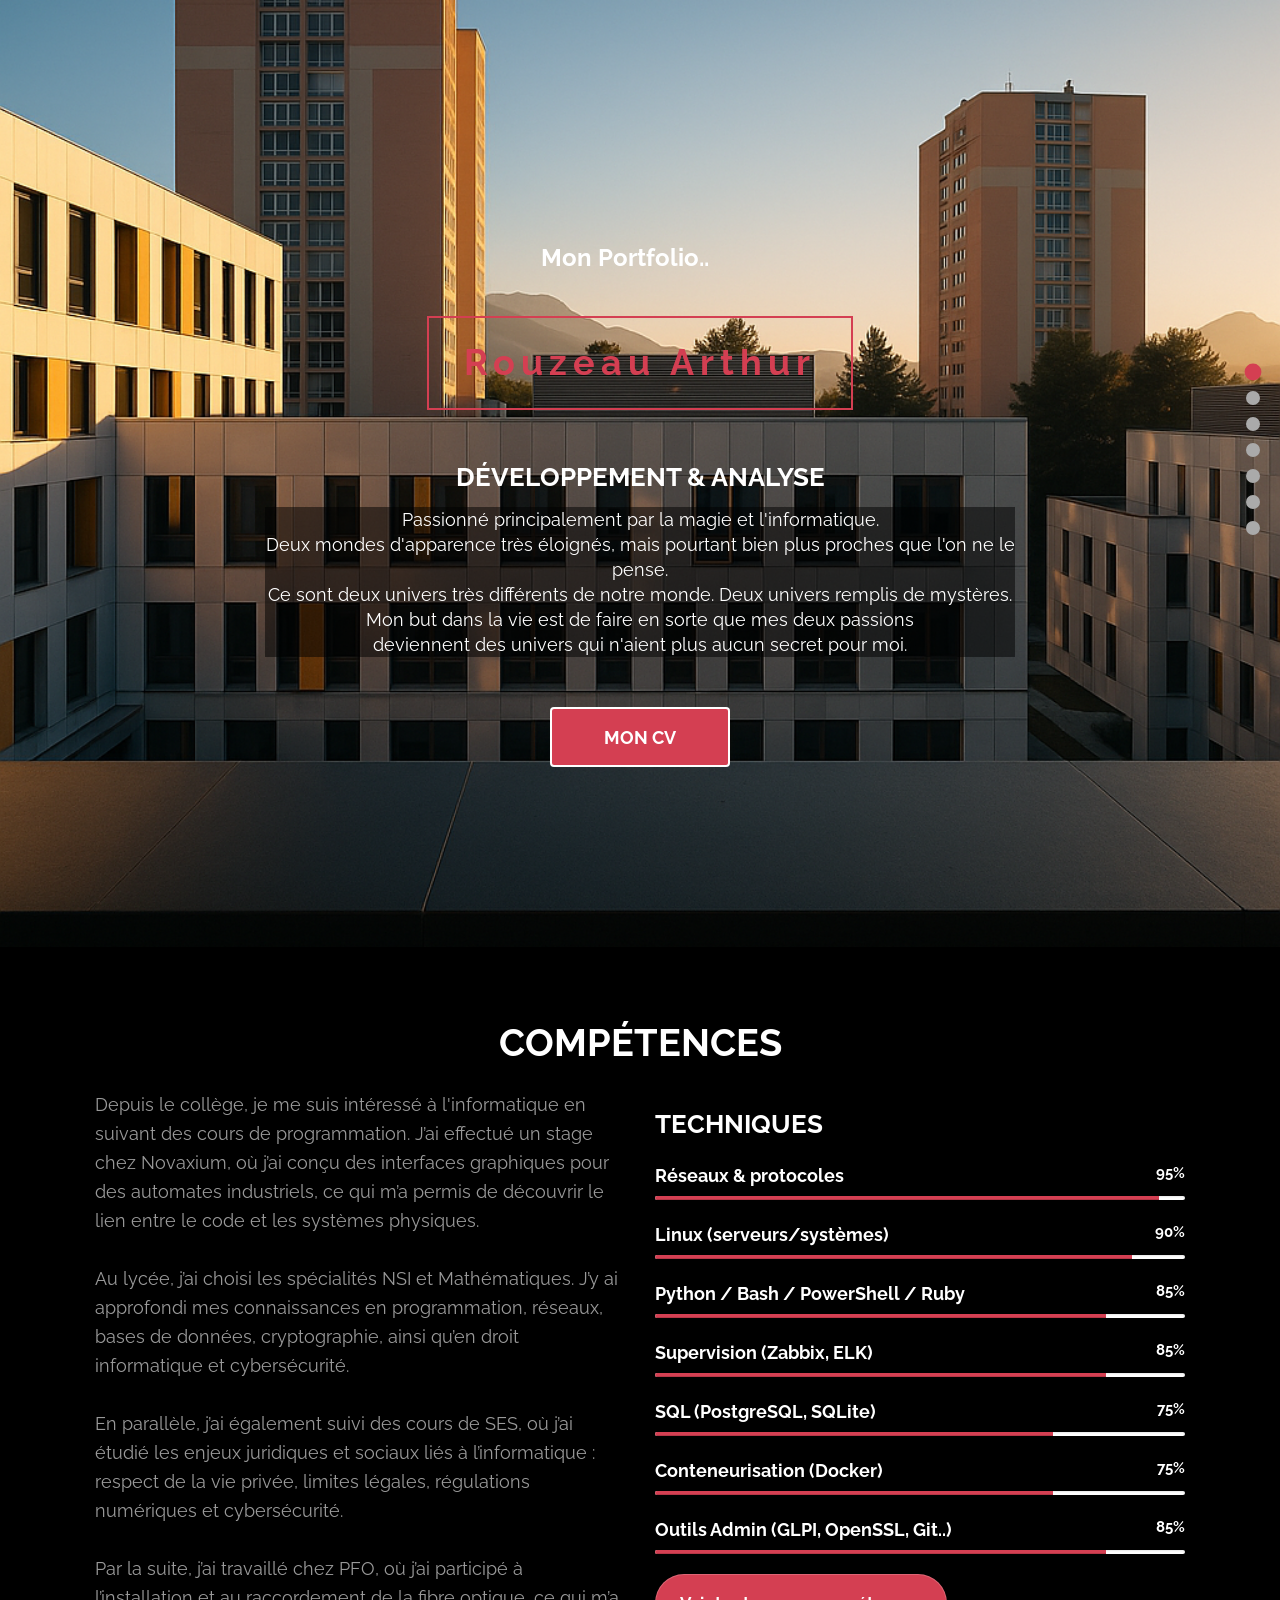
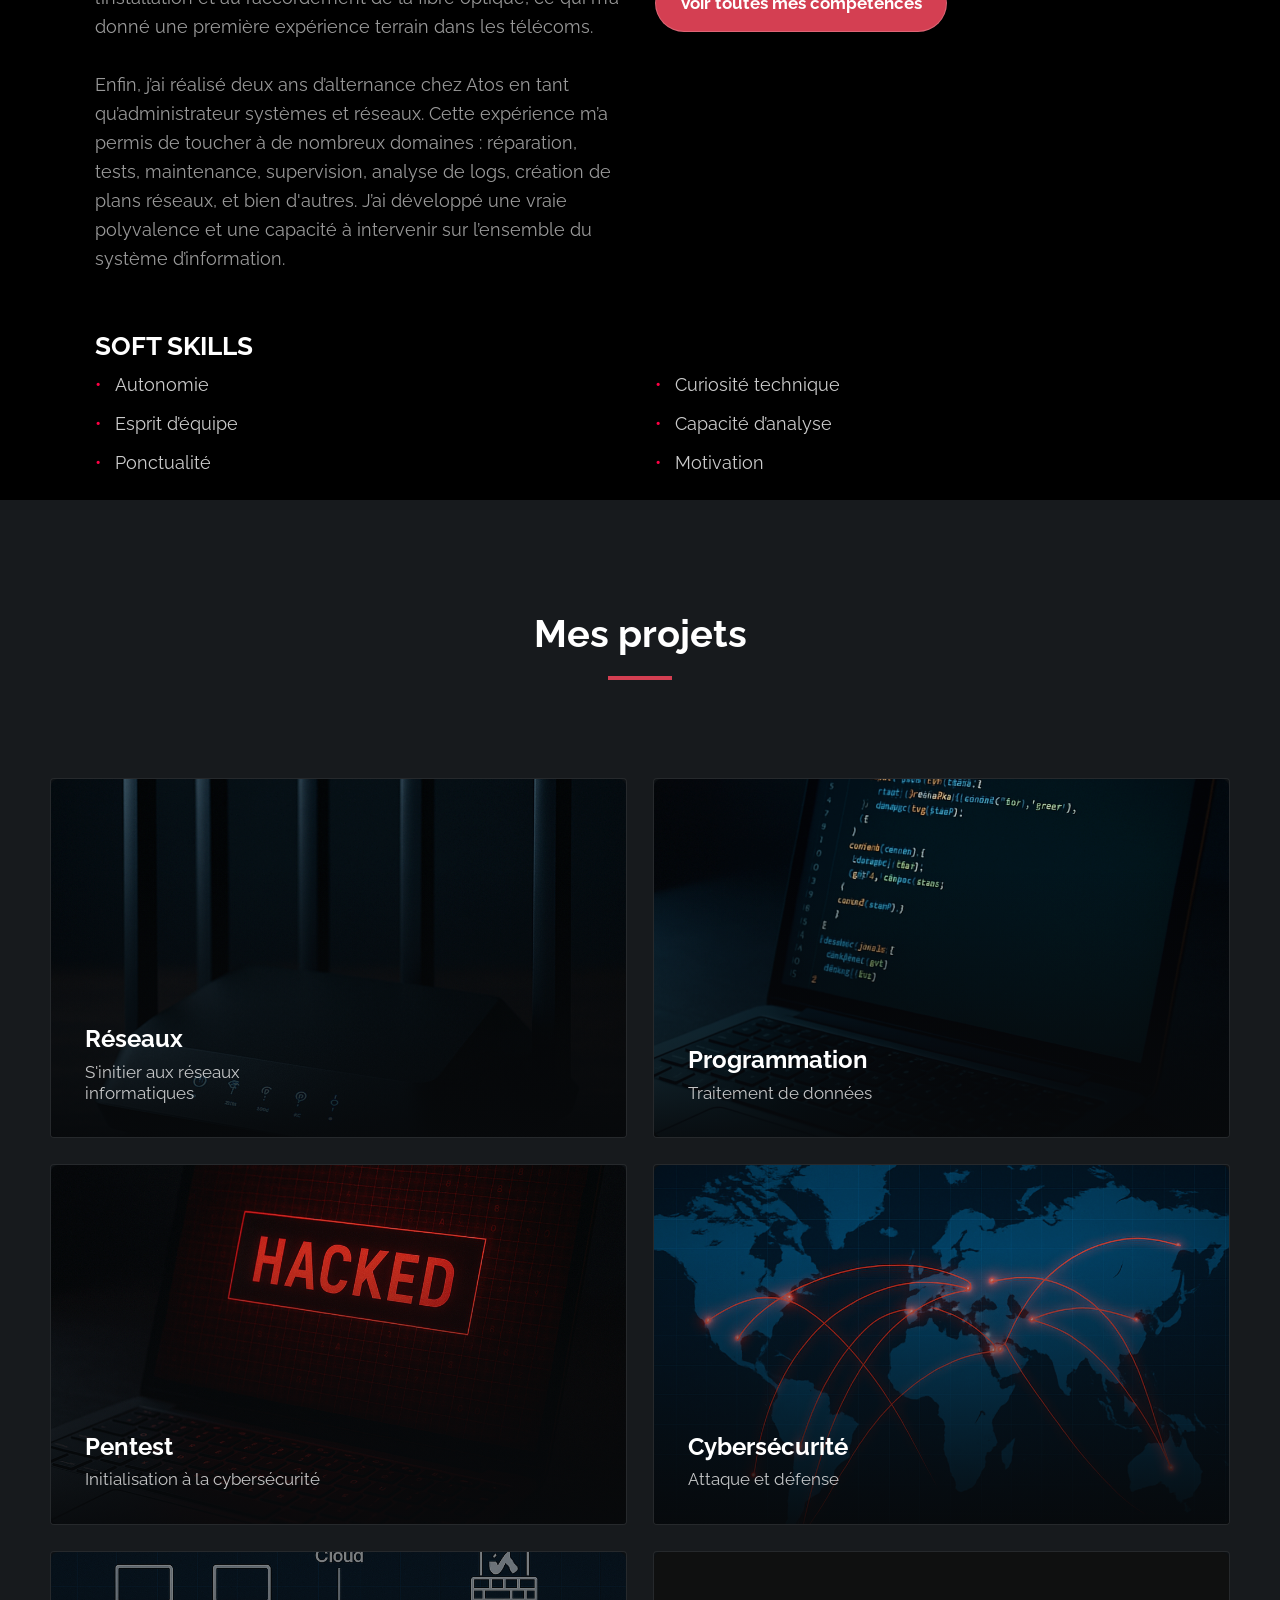
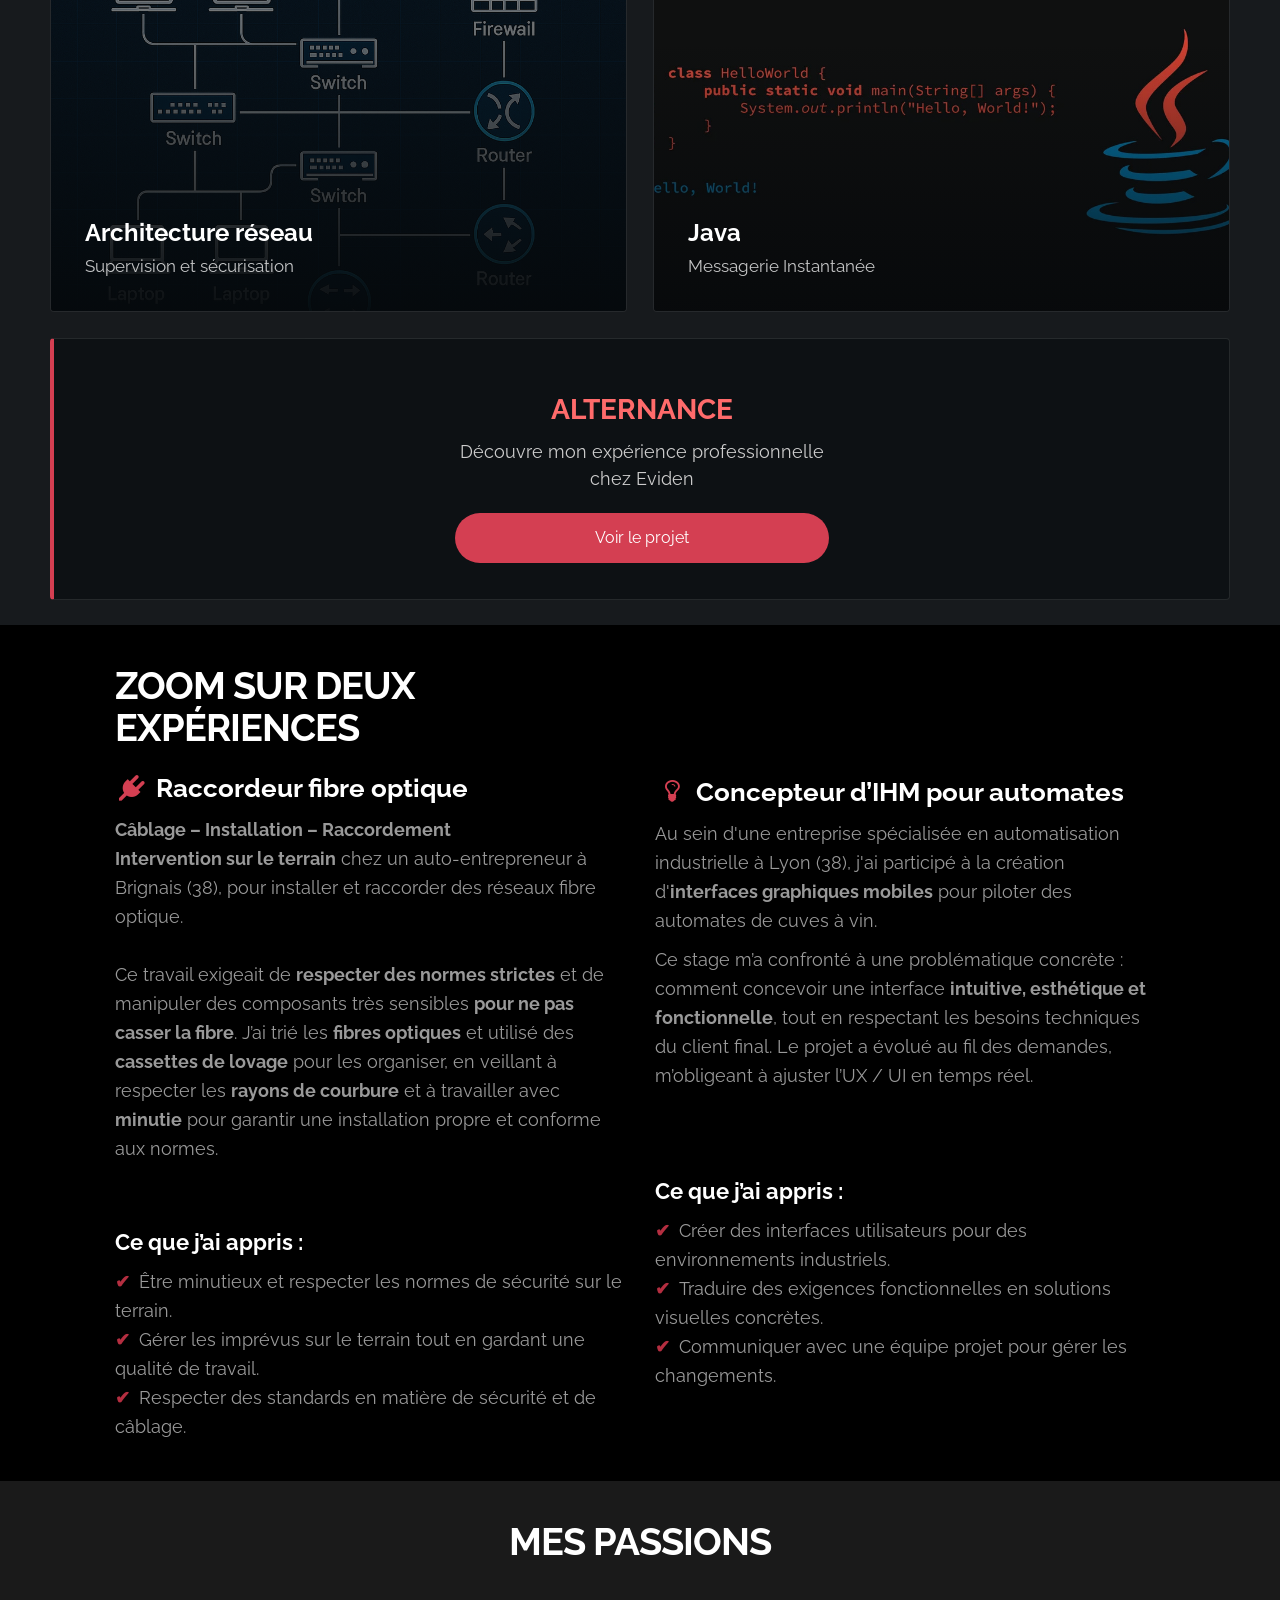
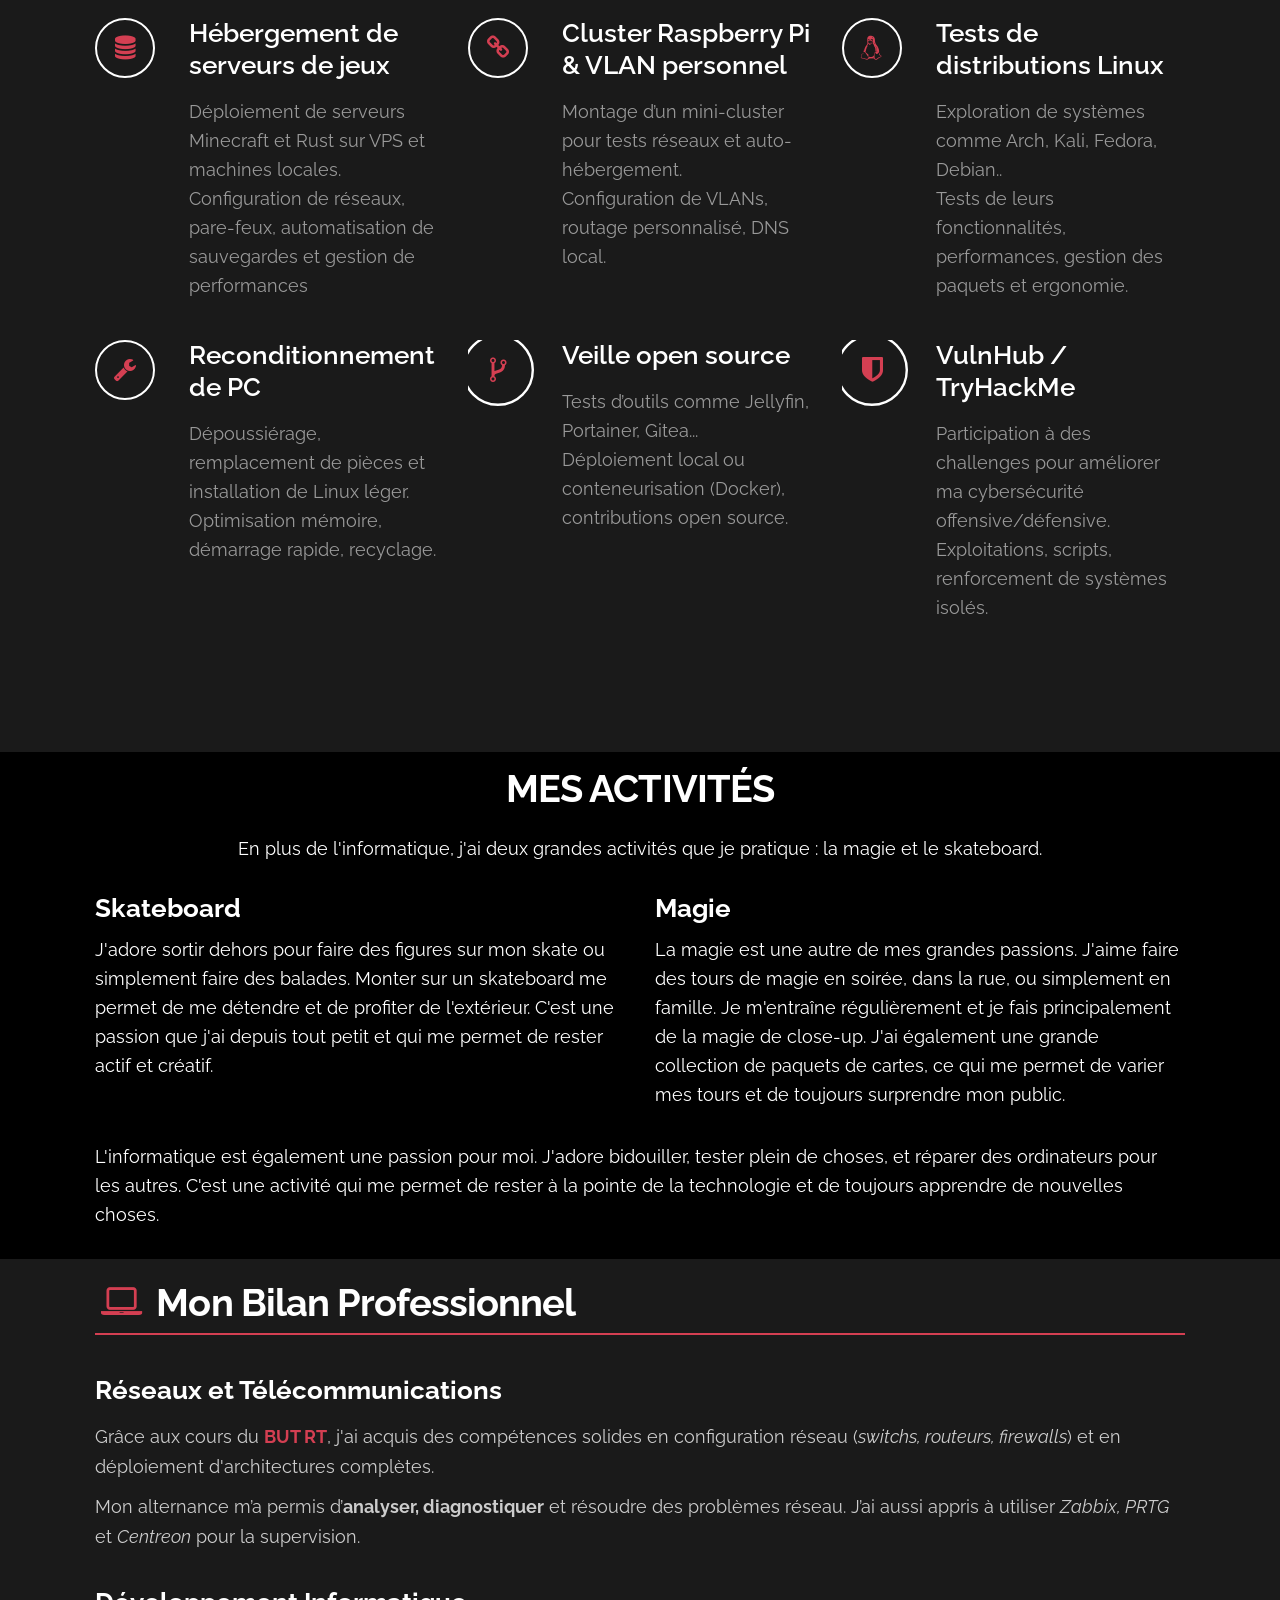
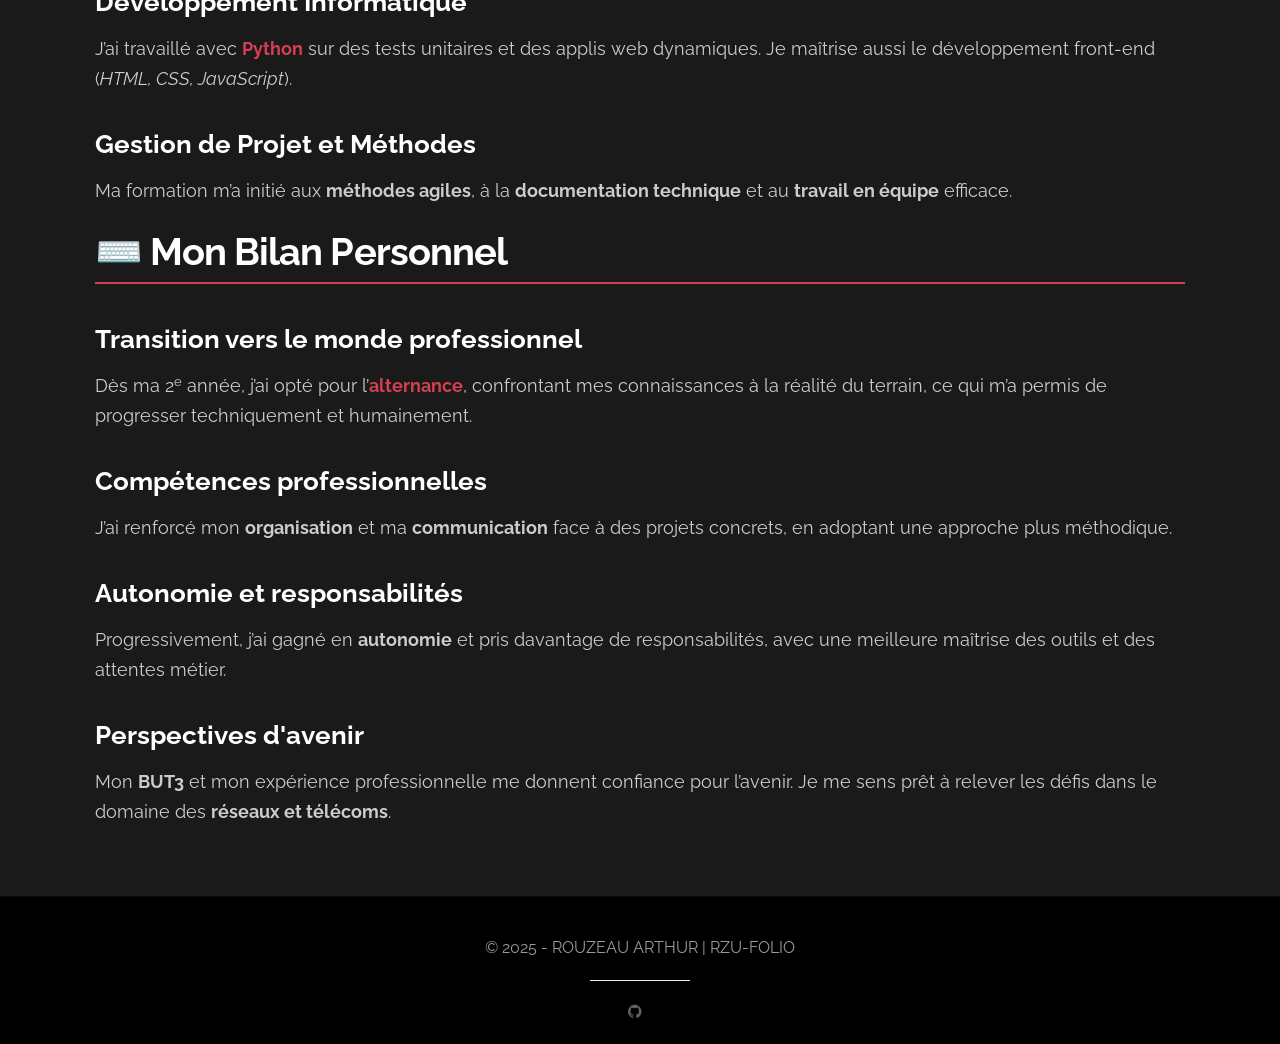
<file: index.html>
<!DOCTYPE html>
<!-- University project website — original structure preserved and progressively maintained. -->
<html lang="fr">
<head>
    <meta charset="utf-8">
    <title>Rouzeau Arthur | RZU Folio</title>
    <meta name="keywords" content="">
    <meta name="description" content="Portfolio d'Arthur Rouzeau : projets en réseaux, systèmes, cybersécurité, développement et administration informatique.">
    <meta name="author" content="rzu">
    <meta http-equiv="X-UA-Compatible" content="IE=Edge">
    <meta http-equiv="Content-Type" content="text/html; charset=UTF-8" />
    <meta name="viewport" content="width=device-width, initial-scale=1">
    <meta name="robots" content="index, follow">
    <meta name="theme-color" content="#000000">
    <link rel="icon" href="assets/images/favicon.svg" type="image/svg+xml">
    <link rel="canonical" href="https://rzu-it.github.io/rouzeau-portfolio.fr/">
    <meta property="og:locale" content="fr_FR">
    <meta property="og:type" content="website">
    <meta property="og:site_name" content="RZU Folio">
    <meta property="og:title" content="Rouzeau Arthur | RZU Folio">
    <meta property="og:description" content="Projets en réseaux, systèmes, cybersécurité, développement et administration informatique.">
    <meta property="og:url" content="https://rzu-it.github.io/rouzeau-portfolio.fr/">
    <meta property="og:image" content="https://rzu-it.github.io/rouzeau-portfolio.fr/assets/images/home-bg.png">
    <meta property="og:image:alt" content="Portfolio informatique d'Arthur Rouzeau">
    <meta name="twitter:card" content="summary_large_image">
    <meta name="twitter:title" content="Rouzeau Arthur | RZU Folio">
    <meta name="twitter:description" content="Projets en réseaux, systèmes, cybersécurité, développement et administration informatique.">
    <meta name="twitter:image" content="https://rzu-it.github.io/rouzeau-portfolio.fr/assets/images/home-bg.png">
    <script>
        if (location.hash || (performance.getEntriesByType('navigation')[0] || {}).type === 'back_forward') {
            document.documentElement.classList.add('restoring-scroll');
        }
    </script>

    <link rel="stylesheet" href="assets/styles/root.css?v=6">

    <link rel="stylesheet" href="assets/styles/bootstrap.min.css">

    <link rel="stylesheet" href="assets/styles/font-awesome.min.css?v=4.3.1">

    <link href="https://fonts.googleapis.com/css?family=Raleway:400,300,700,800" rel="stylesheet">
    <link rel="stylesheet" href="assets/styles/style.css">
    <link rel="stylesheet" href="assets/styles/responsive.css?v=5">

    <link rel="stylesheet" href="assets/styles/index.css?v=2">
    <link rel="stylesheet" href="assets/styles/portfolio-refresh.css?v=6">
    <link rel="stylesheet" href="assets/styles/home-responsive.css?v=10">
    <link rel="stylesheet" href="assets/styles/font-size-home.css?v=4">
    <link rel="stylesheet" href="assets/styles/font-size-menu.css?v=2">
</head>
<body>

    <div class="nav-indicators">
        <a href="#home" class="nav-link" title="Accueil"></a>
        <a href="#about" class="nav-link" title="Compétences"></a>
        <a href="#portfolio" class="nav-link" title="Projets"></a>
        <a href="#zoom" class="nav-link" title="Expériences"></a>
        <a href="#work" class="nav-link" title="Passions"></a>
        <a href="#passions" class="nav-link" title="Activité"></a>
        <a href="#bilan" class="nav-link" title="Passions"></a>
    </div>

    <div id="fullpage">

        <div id="home" class="section">
            <div class="container">
                <div class="row">
                    <div class="col-md-2"></div>
                    <div class="col-md-8 wow fadeIn" data-wow-delay="0.9s">
                        <h3 class="portfolio-typewriter" data-text="Mon Portfolio..">Mon Portfolio..</h3>
                        <h1>Rouzeau Arthur</h1>

                        <h3 class="rotate">RÉSEAUX & SYSTÈMES, DÉVELOPPEMENT & ANALYSE, CYBERSÉCURITÉ & RECHERCHE, SKATEBOARD & MAGIE</h3>
                        <h3 class="static-tt">RÉSEAUX & SYSTÈMES, DÉVELOPPEMENT & ANALYSE, CYBERSÉCURITÉ & RECHERCHE, SKATEBOARD & MAGIE</h3>

                        <button class="hero-intro-toggle" type="button" aria-expanded="false" aria-controls="hero-intro-text">
                            <span>Découvrir mon profil</span>
                            <span class="hero-intro-toggle-icon" aria-hidden="true"></span>
                        </button>
                        <p id="hero-intro-text" class="hero-intro-text">Passionné principalement par la magie et l'informatique.
                        <br>Deux mondes d'apparence très éloignés, mais pourtant bien plus proches que l'on ne le pense.
                        <br>Ce sont deux univers très différents de notre monde. Deux univers remplis de mystères.
                        <br>Mon but dans la vie est de faire en sorte que mes deux passions
                        <br>deviennent des univers qui n'aient plus aucun secret pour moi.</p>
                        <a href="cv.html" class="btn btn-default smoothScroll wow fadeInUp"  style="background-color: #D43F52;" data-wow-delay="1s">MON CV</a>
                    </div>
                    <div class="col-md-2"></div>
                </div>
            </div>
        </div>

        <div id="about" class="section">
            <div class="container">
                <div class="row">
                    <div class="col-md-12 text-center">
                        <h2>COMPÉTENCES</h2>
                    </div>
                </div>
                <div class="row reverse-on-mobile">
                    <div class="col-md-6 block-presentation">
                        <p>Depuis le collège, je me suis intéressé à l'informatique en suivant des cours de programmation. J’ai effectué un stage chez Novaxium, où j’ai conçu des interfaces graphiques pour des automates industriels, ce qui m’a permis de découvrir le lien entre le code et les systèmes physiques.<br><br>
                            Au lycée, j’ai choisi les spécialités NSI et Mathématiques. J’y ai approfondi mes connaissances en programmation, réseaux, bases de données, cryptographie, ainsi qu’en droit informatique et cybersécurité.<br><br>
                            En parallèle, j’ai également suivi des cours de SES, où j’ai étudié les enjeux juridiques et sociaux liés à l’informatique : respect de la vie privée, limites légales, régulations numériques et cybersécurité.<br><br>
                            Par la suite, j’ai travaillé chez PFO, où j’ai participé à l’installation et au raccordement de la fibre optique, ce qui m’a donné une première expérience terrain dans les télécoms.<br><br>
                            Enfin, j’ai réalisé deux ans d’alternance chez Atos en tant qu’administrateur systèmes et réseaux. Cette expérience m’a permis de toucher à de nombreux domaines : réparation, tests, maintenance, supervision, analyse de logs, création de plans réseaux, et bien d'autres. J’ai développé une vraie polyvalence et une capacité à intervenir sur l’ensemble du système d’information.<br><br>
                        </p>
                    </div>
                    <div class="col-md-6 block-techniques">
                        <h3 class="techniques-title fade-in-up">TECHNIQUES</h3>
                        <span>Réseaux & protocoles <small>95%</small></span>
                        <div class="progress">
                            <div class="progress-bar progress-bar-danger" style="width: 95%;"></div>
                        </div>
                        <span>Linux (serveurs/systèmes) <small>90%</small></span>
                        <div class="progress">
                            <div class="progress-bar progress-bar-danger" style="width: 90%;"></div>
                        </div>
                        <span>Python / Bash / PowerShell / Ruby <small>85%</small></span>
                        <div class="progress">
                            <div class="progress-bar progress-bar-danger" style="width: 85%;"></div>
                        </div>
                        <span>Supervision (Zabbix, ELK) <small>85%</small></span>
                        <div class="progress">
                            <div class="progress-bar progress-bar-danger" style="width: 85%;"></div>
                        </div>
                        <span>SQL (PostgreSQL, SQLite) <small>75%</small></span>
                        <div class="progress">
                            <div class="progress-bar progress-bar-danger" role="progressbar" aria-valuenow="60" aria-valuemin="0" aria-valuemax="100" style="width: 75%;"></div>
                        </div>
                        <span>Conteneurisation (Docker) <small>75%</small></span>
                        <div class="progress">
                            <div class="progress-bar progress-bar-danger" role="progressbar" aria-valuenow="60" aria-valuemin="0" aria-valuemax="100" style="width: 75%;"></div>
                        </div>
                        <span>Outils Admin (GLPI, OpenSSL, Git..) <small>85%</small></span>
                        <div class="progress">
                            <div class="progress-bar progress-bar-danger" role="progressbar" aria-valuenow="60" aria-valuemin="0" aria-valuemax="100" style="width: 85%;"></div>
                        </div>
                        <p style="margin-top: 20px;">
                            <a href="cv.html" class="skills-link">
                                Voir toutes mes compétences
                            </a>
                        </p>
                    </div>
                    <br/><br/>
                    <div class="col-md-12 soft-skills my-soft-skill">
                        <h3 class="soft-skills-title fade-in-up">SOFT SKILLS</h3>
                        <ul>
                            <li>Autonomie</li>
                            <li>Curiosité technique</li>
                            <li>Esprit d’équipe</li>
                            <li>Capacité d’analyse</li>
                            <li>Ponctualité</li>
                            <li>Motivation</li>
                        </ul>
                    </div>
                </div>
            </div>
            <br/>
        </div>

        <div id="portfolio" class="section">
            <div class="container">
                <div class="row">
                    <h2>Mes projets</h2>
                </div>
                <div class="row">
                    <div class="col-md-6 col-xs-12">
                        <a id="card-proj-net" href="proj_net.html">
                            <div class="portfolio-thumb">
                                <img src="assets/images/router.png" class="img-responsive" alt="portfolio img">
                                <div class="portfolio-overlay">
                                    <h4>Réseaux</h4>
                                    <h5>S'initier aux réseaux informatiques</h5>
                                </div>
                            </div>
                        </a>
                    </div>
                    <div class="col-md-6 col-xs-12">
                        <a id="card-proj-prog" href="proj_prog.html">
                            <div class="portfolio-thumb">
                                <img src="assets/images/prog.png" class="img-responsive" alt="portfolio img">
                                <div class="portfolio-overlay">
                                    <h4>Programmation</h4>
                                    <h5>Traitement de données</h5>
                                </div>
                            </div>
                        </a>
                    </div>
                </div>
                <div class="row">
                    <div class="col-md-6 col-xs-12">
                        <a id="card-proj-init" href="proj_init.html">
                            <div class="portfolio-thumb">
                                <img src="assets/images/hacked.png" class="img-responsive" alt="portfolio img">
                                <div class="portfolio-overlay">
                                    <h4>Pentest</h4>
                                    <h5>Initialisation à la cybersécurité</h5>
                                </div>
                            </div>
                        </a>
                    </div>
                    <div class="col-md-6 col-xs-12">
                        <a id="card-proj-cyber" href="proj_cyber.html">
                            <div class="portfolio-thumb">
                                <img src="assets/images/world.png" class="img-responsive" alt="portfolio img">
                                <div class="portfolio-overlay">
                                    <h4>Cybersécurité</h4>
                                    <h5>Attaque et défense</h5>
                                </div>
                            </div>
                        </a>
                    </div>
                </div>
                <div class="row">
                    <div class="col-md-6 col-xs-12">
                        <a id="card-proj-arch" href="proj_arch.html">
                            <div class="portfolio-thumb">
                                <img src="assets/images/arch.png" class="img-responsive" alt="portfolio img">
                                <div class="portfolio-overlay">
                                    <h4>Architecture réseau</h4>
                                    <h5>Supervision et sécurisation</h5>
                                </div>
                            </div>
                        </a>
                    </div>
                    <div class="col-md-6 col-xs-12">
                        <a id="card-proj-java" href="proj_java.html">
                            <div class="portfolio-thumb">
                                <img src="assets/images/java.png" class="img-responsive" alt="portfolio img">
                                <div class="portfolio-overlay">
                                    <h4>Java</h4>
                                    <h5>Messagerie Instantanée</h5>
                                </div>
                            </div>
                        </a>
                    </div>

                </div>
                <div class="row">
                    <div class="col-md-12 col-xs-12">
                        <a id="card-proj-alt" href="proj_alt.html" style="text-decoration: none;">
                            <div class="portfolio-thumb portfolio-alt-card">
                                <h3>ALTERNANCE</h3>
                                <p>
                                    Découvre mon expérience professionnelle chez Eviden
                                </p>
                                <span class="alt-btn">Voir le projet</span>
                            </div>
                        </a>
                    </div>
                </div>
            </div>
        </div>

        <div id="zoom" class="section">
        <div class="container">
            <div class="row">

            <div class="col-md-6 col-xs-12 wow fadeInLeft" data-wow-delay="0.9s">
                <h2 style="margin-top: 0.1px;">ZOOM SUR DEUX EXPÉRIENCES</h2>
                <h3><i class="fa fa-plug heading-icon" aria-hidden="true"></i>Raccordeur fibre optique</h3>
                <p>
                <strong>Câblage – Installation – Raccordement</strong><br>
                <strong>Intervention sur le terrain</strong> chez un auto-entrepreneur à Brignais (38), pour installer et raccorder
                des réseaux fibre optique.<br><br>
                Ce travail exigeait de <strong>respecter des normes strictes</strong> et de manipuler des composants très sensibles
                <strong>pour ne pas casser la fibre</strong>. J’ai trié les <strong>fibres optiques</strong> et utilisé des
                <strong>cassettes de lovage</strong> pour les organiser, en veillant à respecter les <strong>rayons de courbure</strong>
                et à travailler avec <strong>minutie</strong> pour garantir une installation propre et conforme aux normes.
                </p>
                <br/>
                <br/>
                <h4>Ce que j’ai appris :</h4>
                <ul>
                <li>Être minutieux et respecter les normes de sécurité sur le terrain.</li>
                <li>Gérer les imprévus sur le terrain tout en gardant une qualité de travail.</li>
                <li>Respecter des standards en matière de sécurité et de câblage.</li>
                </ul>
            </div>
            <br/><br/><br/><br/>

            <div class="col-md-6 col-xs-12 wow fadeInRight" data-wow-delay="0.9s">
                <h3><i class="fa fa-lightbulb-o heading-icon" aria-hidden="true"></i>Concepteur d’IHM pour automates</h3>
                <p>
                Au sein d'une entreprise spécialisée en automatisation industrielle à Lyon (38), j'ai participé à la création
                d'<strong>interfaces graphiques mobiles</strong> pour piloter des automates de cuves à vin.
                </p>
                <p>
                Ce stage m’a confronté à une problématique concrète : comment concevoir une interface
                <strong>intuitive, esthétique et fonctionnelle</strong>, tout en respectant les besoins techniques du client final.
                Le projet a évolué au fil des demandes, m’obligeant à ajuster l’UX /
                UI en temps réel.
                </p>
                <br/>
                <br/><br/>
                <h4>Ce que j’ai appris :</h4>
                <ul>
                <li>Créer des interfaces utilisateurs pour des environnements industriels.</li>
                <li>Traduire des exigences fonctionnelles en solutions visuelles concrètes.</li>
                <li>Communiquer avec une équipe projet pour gérer les changements.</li>
                </ul>
            </div>
            </div>
        </div>
        </div>

        <div id="work" class="section" style="background: #1a1a1a;">
            <div class="container">
                <div class="row">
                    <h2>MES PASSIONS</h2>
                </div>

                <div class="row">
                    <div class="col-md-4 col-xs-11 wow fadeInUp" data-wow-delay="0.6s">
                        <div class="media">
                            <div class="media-object media-left">
                                <i class="fa fa-database"></i>
                            </div>
                            <div class="media-body">
                                <h3 class="media-heading">Hébergement de serveurs de jeux</h3>
                                <p>
                                    Déploiement de serveurs Minecraft et Rust sur VPS et machines locales.
                                    <br>Configuration de réseaux, pare-feux, automatisation de sauvegardes et gestion de performances
                                </p>
                            </div>
                        </div>
                    </div>

                    <div class="col-md-4 col-xs-11 wow fadeInUp" data-wow-delay="0.6s">
                        <div class="media">
                            <div class="media-object media-left">
                                <i class="fa fa-link"></i>
                            </div>
                            <div class="media-body">
                                <h3 class="media-heading">Cluster Raspberry Pi & VLAN personnel</h3>
                                <p>
                                    Montage d’un mini-cluster pour tests réseaux et auto-hébergement.
                                    <br>Configuration de VLANs, routage personnalisé, DNS local.
                                </p>
                            </div>
                        </div>
                    </div>

                    <div class="col-md-4 col-xs-11 wow fadeInUp" data-wow-delay="0.6s">
                        <div class="media">
                            <div class="media-object media-left">
                                <i class="fa fa-linux"></i>
                            </div>
                            <div class="media-body">
                                <h3 class="media-heading">Tests de distributions Linux</h3>
                                <p>
                                    Exploration de systèmes comme Arch, Kali, Fedora, Debian..
                                    <br>Tests de leurs fonctionnalités, performances, gestion des paquets et ergonomie.
                                </p>
                            </div>
                        </div>
                    </div>
                </div>
            </div>

            <div class="container">
                <div class="row">
                    <div class="col-md-4 col-xs-11 wow fadeInUp" data-wow-delay="0.6s">
                        <div class="media">
                            <div class="media-object media-left">
                                <i class="fa fa-wrench"></i>
                            </div>
                            <div class="media-body">
                                <h3 class="media-heading">Reconditionnement de PC</h3>
                                <p>
                                    Dépoussiérage, remplacement de pièces et installation de Linux léger.
                                    <br>Optimisation mémoire, démarrage rapide, recyclage.
                                </p>
                            </div>
                        </div>
                    </div>

                    <div class="col-md-4 col-xs-11 wow fadeInUp" data-wow-delay="0.6s">
                        <div class="media">
                            <div class="media-object media-left">
                                <i class="fa fa-code-fork"></i>
                            </div>
                            <div class="media-body">
                                <h3 class="media-heading">Veille open source</h3>
                                <p>
                                    Tests d’outils comme Jellyfin, Portainer, Gitea...
                                    <br>Déploiement local ou conteneurisation (Docker), contributions open source.
                                </p>
                            </div>
                        </div>
                    </div>

                    <div class="col-md-4 col-xs-11 wow fadeInUp" data-wow-delay="0.6s">
                        <div class="media">
                            <div class="media-object media-left">
                                <i class="fa fa-shield"></i>
                            </div>
                            <div class="media-body">
                                <h3 class="media-heading">VulnHub / TryHackMe</h3>
                                <p>
                                    Participation à des challenges pour améliorer ma cybersécurité offensive/défensive.
                                    <br>Exploitations, scripts, renforcement de systèmes isolés.
                                </p>
                            </div>
                        </div>
                    </div>
                </div>
            </div>
        </div>

        <div id="passions" class="section" style="color: white; padding: 20px;">
            <div class="container">
                <div class="row">
                    <div class="col-md-12 text-center">

                        <p style="font-size: xx-large;"><strong></strong></p>
                        <br/><br/>
                        <h2>MES ACTIVITÉS</h2>
                        <p>
                            En plus de l'informatique, j'ai deux grandes activités que je pratique : la magie et le skateboard.
                        </p>
                    </div>
                </div>
                <div class="row">
                    <div class="col-md-6">
                        <h3>Skateboard</h3>
                        <p>
                            J'adore sortir dehors pour faire des figures sur mon skate ou simplement faire des balades.
                            Monter sur un skateboard me permet de me détendre et de profiter de l'extérieur.
                            C'est une passion que j'ai depuis tout petit et qui me permet de rester actif et créatif.
                        </p>
                    </div>
                    <div class="col-md-6">
                        <h3>Magie</h3>
                        <p>
                            La magie est une autre de mes grandes passions. J'aime faire des tours de magie en soirée, dans la rue, ou simplement en famille.
                            Je m'entraîne régulièrement et je fais principalement de la magie de close-up.
                            J'ai également une grande collection de paquets de cartes, ce qui me permet de varier mes tours et de toujours surprendre mon public.
                        </p>
                    </div>
                </div>
                <div class="row">
                    <div class="col-md-12">
                        <br/>
                        <p>
                            L'informatique est également une passion pour moi. J'adore bidouiller, tester plein de choses, et réparer des ordinateurs pour les autres.
                            C'est une activité qui me permet de rester à la pointe de la technologie et de toujours apprendre de nouvelles choses.
                        </p>
                    </div>
                </div>
            </div>
        </div>

        <div id="bilan" class="section" style="background: #1a1a1a; padding: 60px 0;">
        <div class="container">
            <div class="row">
            <div class="col-md-12 wow fadeInUp" data-wow-delay="0.5s">
                <br/>
                <h2 style="color: #ffffff; border-bottom: 2px solid #D43F52; padding-bottom: 10px; margin-bottom: 40px;"><i class="fa fa-laptop heading-icon" aria-hidden="true"></i>Mon Bilan Professionnel</h2>

                <div style="margin-bottom: 35px;">
                <h3 style="color: #ffffff; margin-bottom: 15px;">Réseaux et Télécommunications</h3>
                <p style="line-height: 1.7; color: #ccc;">
                    Grâce aux cours du <strong style="color: #D43F52;">BUT RT</strong>, j'ai acquis des compétences solides en configuration réseau (<em>switchs, routeurs, firewalls</em>) et en déploiement d'architectures complètes.
                </p>
                <p style="line-height: 1.7; color: #ccc;">
                    Mon alternance m’a permis d’<strong>analyser, diagnostiquer</strong> et résoudre des problèmes réseau. J’ai aussi appris à utiliser <em>Zabbix, PRTG</em> et <em>Centreon</em> pour la supervision.
                </p>
                </div>

                <div style="margin-bottom: 35px;">
                <h3 style="color: #ffffff; margin-bottom: 15px;">Développement Informatique</h3>
                <p style="line-height: 1.7; color: #ccc;">
                    J’ai travaillé avec <strong style="color: #D43F52;">Python</strong> sur des tests unitaires et des applis web dynamiques. Je maîtrise aussi le développement front-end (<em>HTML, CSS, JavaScript</em>).
                </p>
                </div>

                <div style="margin-bottom: 35px;">
                <h3 style="color: #ffffff; margin-bottom: 15px;">Gestion de Projet et Méthodes</h3>
                <p style="line-height: 1.7; color: #ccc;">
                    Ma formation m’a initié aux <strong>méthodes agiles</strong>, à la <strong>documentation technique</strong> et au <strong>travail en équipe</strong> efficace.
                </p>
                </div>
            </div>
            </div>

            <div class="row" style="margin-top: 50px;">
            <div class="col-md-12 wow fadeInUp" data-wow-delay="0.7s">
                <h2 style="color: #ffffff; border-bottom: 2px solid #D43F52; padding-bottom: 10px; margin-bottom: 40px;">⌨️ Mon Bilan Personnel</h2>

                <div style="margin-bottom: 35px;">
                <h3 style="color: #ffffff; margin-bottom: 15px;">Transition vers le monde professionnel</h3>
                <p style="line-height: 1.7; color: #ccc;">
                    Dès ma 2<sup>e</sup> année, j’ai opté pour l’<strong style="color: #D43F52;">alternance</strong>, confrontant mes connaissances à la réalité du terrain, ce qui m’a permis de progresser techniquement et humainement.
                </p>
                </div>

                <div style="margin-bottom: 35px;">
                <h3 style="color: #ffffff; margin-bottom: 15px;">Compétences professionnelles</h3>
                <p style="line-height: 1.7; color: #ccc;">
                    J’ai renforcé mon <strong>organisation</strong> et ma <strong>communication</strong> face à des projets concrets, en adoptant une approche plus méthodique.
                </p>
                </div>

                <div style="margin-bottom: 35px;">
                <h3 style="color: #ffffff; margin-bottom: 15px;">Autonomie et responsabilités</h3>
                <p style="line-height: 1.7; color: #ccc;">
                    Progressivement, j’ai gagné en <strong>autonomie</strong> et pris davantage de responsabilités, avec une meilleure maîtrise des outils et des attentes métier.
                </p>
                </div>

                <div style="margin-bottom: 10px;">
                <h3 style="color: #ffffff; margin-bottom: 15px;">Perspectives d'avenir</h3>
                <p style="line-height: 1.7; color: #ccc;">
                    Mon <strong>BUT3</strong> et mon expérience professionnelle me donnent confiance pour l’avenir. Je me sens prêt à relever les défis dans le domaine des <strong>réseaux et télécoms</strong>.
                </p>
                </div>
            </div>
            </div>
        </div>
        </div>

        <footer>
            <div class="container">
                <div class="row">
                    <div class="col-md-12 wow fadeIn" data-wow-delay="0.9s">
                        <p>© 2025 - ROUZEAU ARTHUR | RZU-FOLIO</p>
                        <hr>
                        <ul class="social-icon">
                            <li><a href="https://github.com/ArthurFish6" class="fa fa-github"></a></li>
                        </ul>
                    </div>
                </div>
            </div>
        </footer>
    </div>

    <script src="assets/scripts/custom.js?v=2"></script>

    <script src="assets/scripts/observerTemplate.js?v=2"></script>
    <script src="assets/scripts/aboutAnimation.core.js?v=2"></script>
    <script src="assets/scripts/aboutAnimation.extra.js?v=2"></script>

    <script src="assets/scripts/homeAnimation.js?v=3"></script>
    <script src="assets/scripts/navigation.js?v=2"></script>

    <script src="assets/scripts/workAnimation.js?v=2"></script>
    <script src="assets/scripts/zoomAnimation.js?v=2"></script>
    <script src="assets/scripts/abbr-script.js"></script>

</body>
</html>

<!-- Copyright RZU Informatique -->
</file>
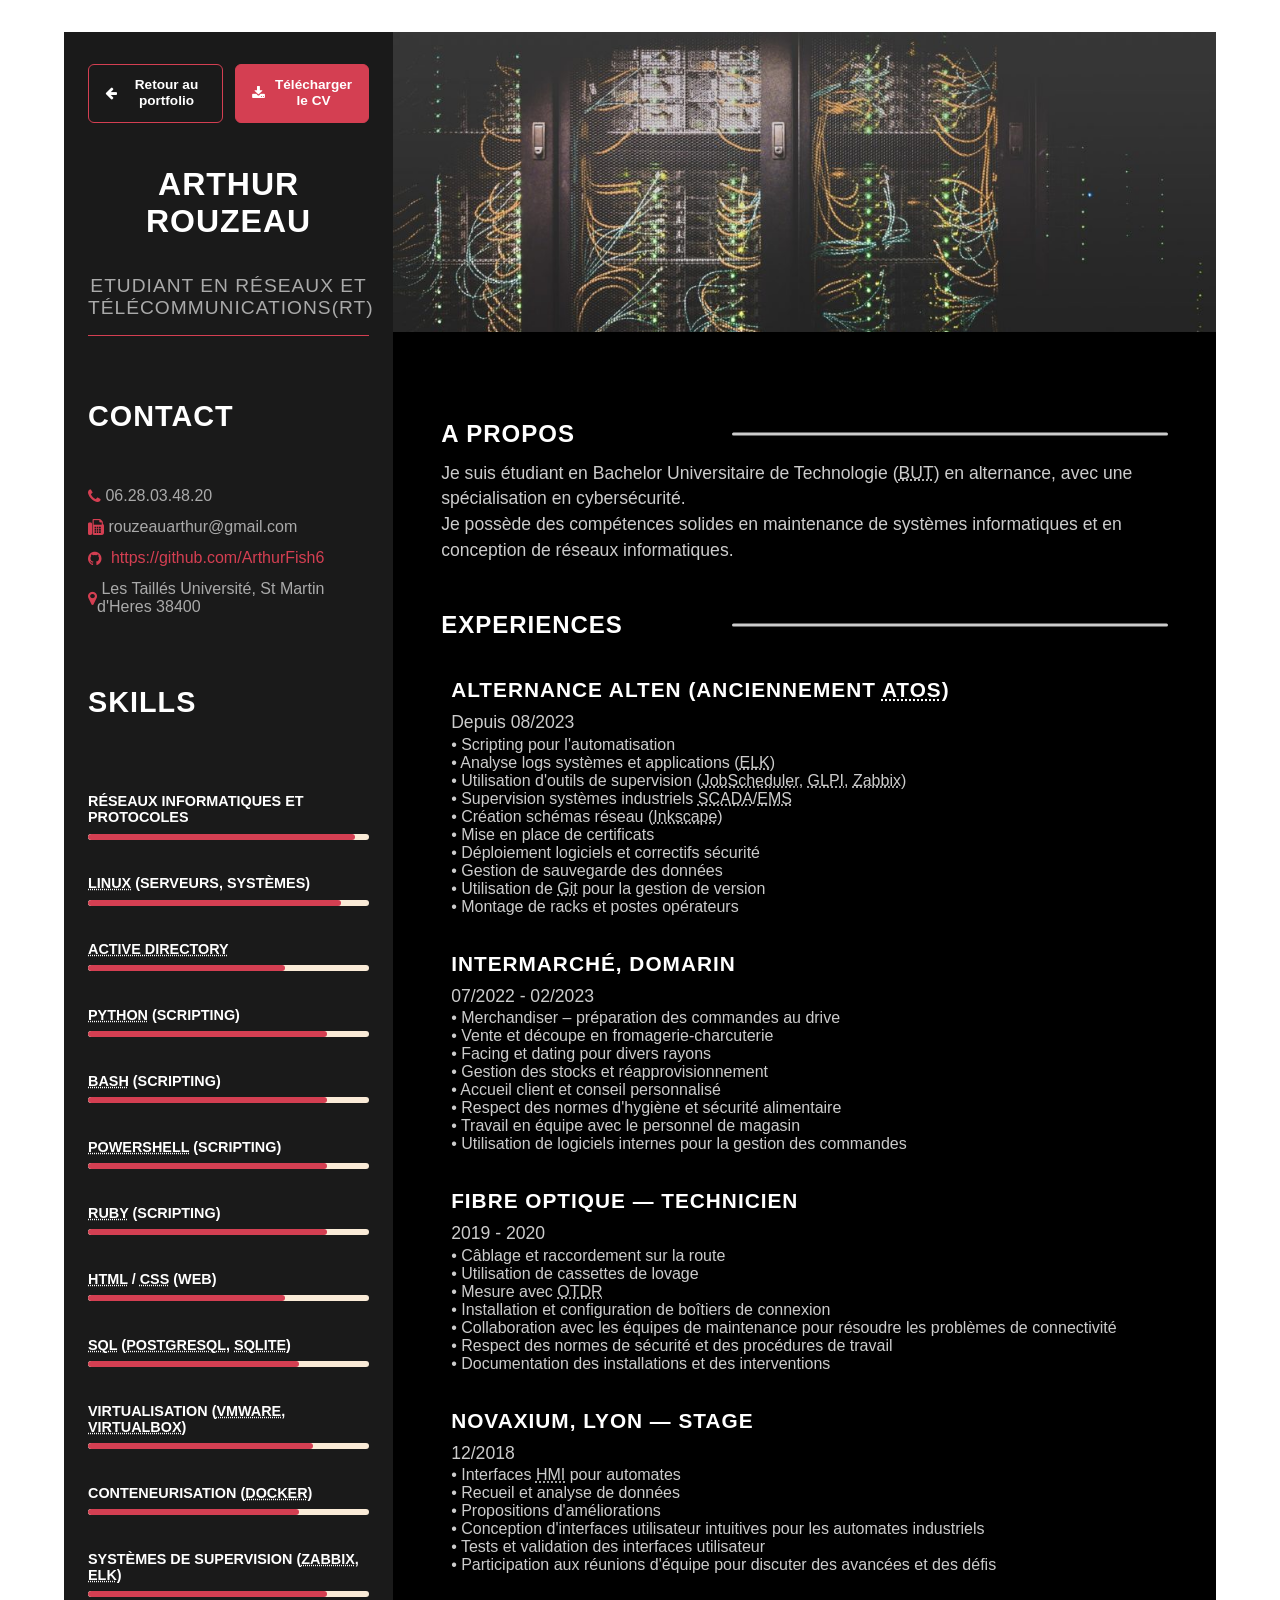
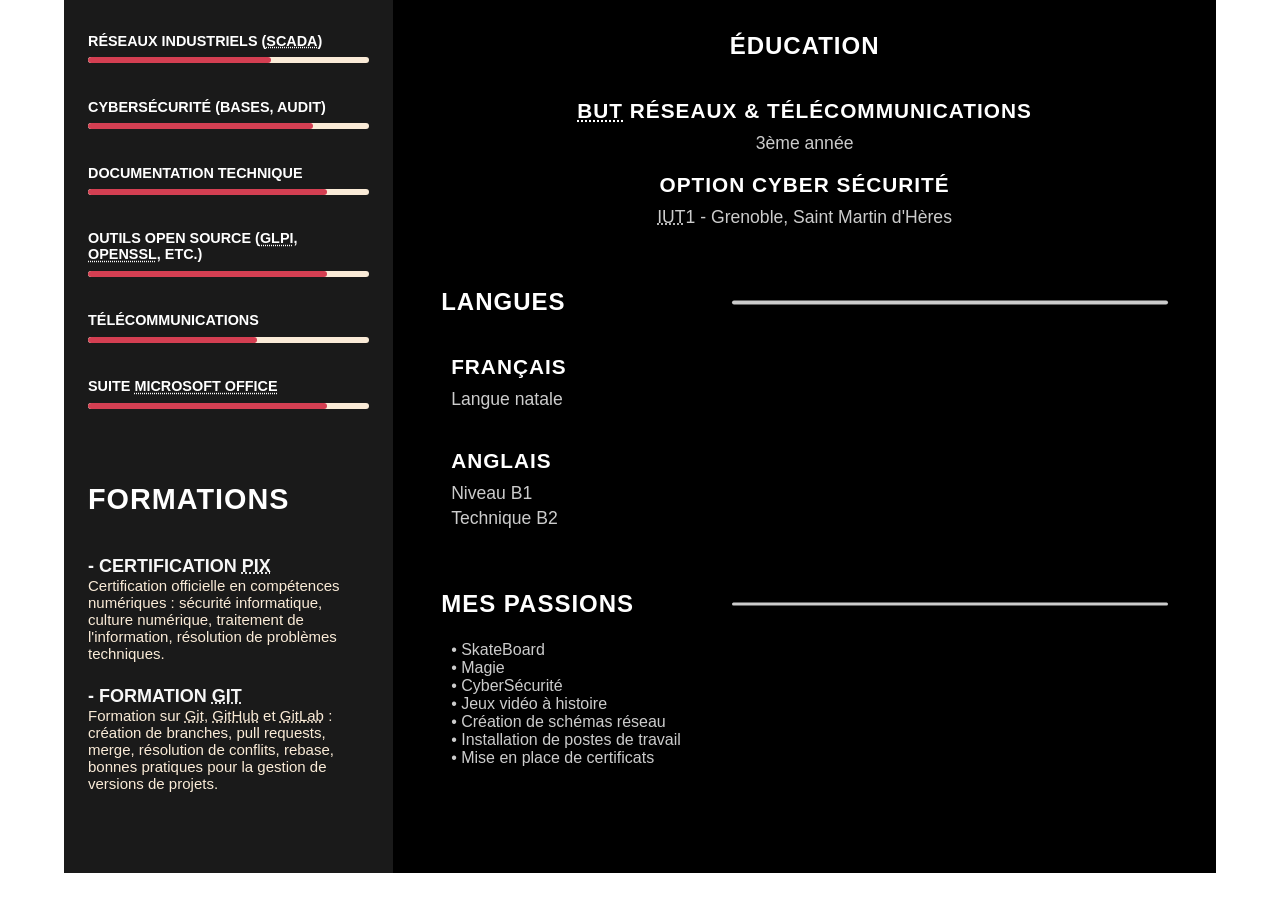
<file: cv.html>
<!DOCTYPE html>
<!-- University project website — original structure preserved and progressively maintained. -->
<html lang="fr">
<head>
    <link rel="icon" href="assets/images/favicon.svg" type="image/svg+xml">
  <meta charset="UTF-8">
  <meta http-equiv="X-UA-Compatible" content="IE=edge">
  <meta name="viewport" content="width=device-width, initial-scale=1.0">
  <title>Resume</title>
  <link rel="stylesheet" href="assets/styles/root.css">
  <link href="https://fonts.googleapis.com/css2?family=Poppins:wght@100;300;400;600&display=swap" rel="stylesheet">
  <link rel="stylesheet" href="assets/styles/font-awesome.min.css?v=4.3.1">
  <link rel="stylesheet" href="assets/styles/responsive.css?v=6">
  <link rel="stylesheet" href="assets/styles/cv.css?v=2">
</head>
<body data-page="cv">

<main class="main-content">
  <section class="left-section">
    <div class="left-content">
      <div class="profile">

        <div class="cv-actions">
          <a href="index.html" class="cv-action cv-action-secondary">
            <i class="fa fa-arrow-left" aria-hidden="true"></i>
            <span>Retour au portfolio</span>
          </a>
          <a href="assets/public/CV_Arthur_ROUZEAU.pdf" class="cv-action cv-action-primary" download>
            <i class="fa fa-download" aria-hidden="true"></i>
            <span>Télécharger le CV</span>
          </a>
        </div>

        <h2 class="name">Arthur Rouzeau</h2>
        <p class="career">Etudiant en Réseaux et Télécommunications(RT)</p>
      </div>

      <div class="contact-info">
        <h3 class="main-title">Contact</h3>
        <ul>
          <li><i class="fa fa-phone"></i> &nbsp;06.28.03.48.20</li>
          <li><i class="fa fa-fax"></i> &nbsp;rouzeauarthur@gmail.com</li>
          <li><i class="fa fa-github"></i> &nbsp;<a href="https://github.com/ArthurFish6"> &nbsp;https://github.com/ArthurFish6</a></li>
          <li><i class="fa fa-map-marker"></i> &nbsp;Les Taillés Université, St Martin d'Heres 38400</li>
        </ul>
      </div>

      <div class="skills-section">
        <h3 class="main-title">Skills</h3>
          <ul>
            <li><p class="skill-title">Réseaux informatiques et protocoles</p>
                <div class="progress-bar"><div class="progress" style="--progress-width: 95%;"></div></div>
            </li>
            <li><p class="skill-title"><abbr title="Linux: Un système d'exploitation open source largement utilisé pour les serveurs et systèmes embarqués.">Linux</abbr> (serveurs, systèmes)</p>
                <div class="progress-bar"><div class="progress" style="--progress-width: 90%;"></div></div>
            </li>
            <li><p class="skill-title"><abbr title="Active Directory: Un service d'annuaire développé par Microsoft pour les environnements Windows.">Active Directory</abbr></p>
                <div class="progress-bar"><div class="progress" style="--progress-width: 70%;"></div></div>
            </li>
            <li><p class="skill-title"><abbr title="Python: Un langage de programmation interprété, polyvalent et largement utilisé.">Python</abbr> (scripting)</p>
                <div class="progress-bar"><div class="progress" style="--progress-width: 85%;"></div></div>
            </li>
            <li><p class="skill-title"><abbr title="Bash: Un langage de script et un shell de commande utilisé dans les systèmes Unix.">Bash</abbr> (scripting)</p>
                <div class="progress-bar"><div class="progress" style="--progress-width: 85%;"></div></div>
            </li>
            <li><p class="skill-title"><abbr title="PowerShell: Un shell de commande et un langage de script développé par Microsoft.">PowerShell</abbr> (scripting)</p>
                <div class="progress-bar"><div class="progress" style="--progress-width: 85%;"></div></div>
            </li>
            <li><p class="skill-title"><abbr title="Ruby: Un langage de programmation dynamique et open source.">Ruby</abbr> (scripting)</p>
                <div class="progress-bar"><div class="progress" style="--progress-width: 85%;"></div></div>
            </li>
            <li><p class="skill-title"><abbr title="HyperText Markup Language: Le langage de balisage standard pour créer des pages web.">HTML</abbr> / <abbr title="Cascading Style Sheets: Un langage de feuille de style utilisé pour décrire la présentation d'un document écrit en HTML.">CSS</abbr> (web)</p>
                <div class="progress-bar"><div class="progress" style="--progress-width: 70%;"></div></div>
            </li>
            <li><p class="skill-title"><abbr title="Structured Query Language: Un langage de programmation conçu pour gérer des bases de données relationnelles.">SQL</abbr> (<abbr title="PostgreSQL: Un système de gestion de base de données relationnelle open source.">PostgreSQL</abbr>, <abbr title="SQLite: Un système de gestion de base de données relationnelle léger et autonome.">SQLite</abbr>)</p>
                <div class="progress-bar"><div class="progress" style="--progress-width: 75%;"></div></div>
            </li>
            <li><p class="skill-title">Virtualisation (<abbr title="VMware: Une entreprise qui fournit des logiciels de virtualisation.">VMware</abbr>, <abbr title="VirtualBox: Un logiciel de virtualisation open source développé par Oracle.">VirtualBox</abbr>)</p>
                <div class="progress-bar"><div class="progress" style="--progress-width: 80%;"></div></div>
            </li>
            <li><p class="skill-title">Conteneurisation (<abbr title="Docker: Une plateforme de conteneurisation qui permet de créer, déployer et exécuter des applications dans des conteneurs.">Docker</abbr>)</p>
                <div class="progress-bar"><div class="progress" style="--progress-width: 75%;"></div></div>
            </li>
            <li><p class="skill-title">Systèmes de supervision (<abbr title="Zabbix: Un outil de surveillance de réseau open source.">Zabbix</abbr>, <abbr title="Elasticsearch, Logstash, Kibana: Une suite d'outils pour la recherche, l'analyse et la visualisation de données.">ELK</abbr>)</p>
                <div class="progress-bar"><div class="progress" style="--progress-width: 85%;"></div></div>
            </li>
            <li><p class="skill-title">Réseaux industriels (<abbr title="Supervisory Control and Data Acquisition: Un système de contrôle industriel utilisé pour surveiller et contrôler les processus industriels.">SCADA</abbr>)</p>
                <div class="progress-bar"><div class="progress" style="--progress-width: 65%;"></div></div>
            </li>
            <li><p class="skill-title">CyberSécurité (bases, audit)</p>
                <div class="progress-bar"><div class="progress" style="--progress-width: 80%;"></div></div>
            </li>
            <li><p class="skill-title">Documentation technique</p>
                <div class="progress-bar"><div class="progress" style="--progress-width: 85%;"></div></div>
            </li>
            <li><p class="skill-title">Outils open source (<abbr title="Gestionnaire Libre de Parc Informatique: Un outil de gestion de parc informatique open source.">GLPI</abbr>, <abbr title="OpenSSL: Une bibliothèque de cryptographie open source.">OpenSSL</abbr>, etc.)</p>
                <div class="progress-bar"><div class="progress" style="--progress-width: 85%;"></div></div>
            </li>
            <li><p class="skill-title">Télécommunications</p>
                <div class="progress-bar"><div class="progress" style="--progress-width: 60%;"></div></div>
            </li>
            <li><p class="skill-title">Suite <abbr title="Microsoft Office: Une suite bureautique développée par Microsoft.">Microsoft Office</abbr></p>
                <div class="progress-bar"><div class="progress" style="--progress-width: 85%;"></div></div>
            </li>
          </ul>
      </div>

    <div class="references-section">
        <h3 class="main-title">Formations</h3>
        <div class="referee">
            <h6 class="sub-title" style="font-size: large;">- Certification <abbr title="PIX: Une certification en compétences numériques.">PIX</abbr></h6>
            <p class="sub-para" style="color: antiquewhite; font-size: 15px;">Certification officielle en compétences numériques : sécurité informatique, culture numérique, traitement de l'information, résolution de problèmes techniques.</p>
        </div>
        <div class="referee">
            <h6 class="sub-title" style="font-size: large;">- Formation <abbr title="Git: Un système de contrôle de version distribué.">Git</abbr></h6>
            <p class="sub-para" style="color: antiquewhite; font-size: 15px;">Formation sur <abbr title="Git: Un système de contrôle de version distribué.">Git</abbr>, <abbr title="GitHub: Une plateforme d'hébergement de code source et de gestion de versions utilisant Git.">GitHub</abbr> et <abbr title="GitLab: Une plateforme d'hébergement de code source et de gestion de versions utilisant Git.">GitLab</abbr> : création de branches, pull requests, merge, résolution de conflits, rebase, bonnes pratiques pour la gestion de versions de projets.</p>
        </div>
    </div>

    </div>
  </section>

  <section class="right-section">
    <div class="net_bg full-width-image">
      <img src="assets/images/bg.jpg" alt="Background" style="height: 300px; object-fit: cover; object-position: top;">
    </div>
    <div class="right-main-content">

      <section class="about sect net_background">
        <h2 class="right-title">A propos</h2>
        <p class="para">
          Je suis étudiant en Bachelor Universitaire de Technologie (<abbr title="BUT: Bachelor Universitaire de Technologie, un diplôme de niveau bac+3 en France.">BUT</abbr>) en alternance, avec une spécialisation en cybersécurité.<br>
          Je possède des compétences solides en maintenance de systèmes informatiques et en conception de réseaux informatiques.
        </p>
      </section>

      <section class="experince sect">
        <h2 class="right-title">Experiences</h2>

        <div class="timeline">
          <h5 class="tl-title">Alternance Alten (anciennement <abbr title="Atos: Une entreprise internationale de services informatiques.">Atos</abbr>)</h5>
          <p class="para">Depuis 08/2023</p>
          <ul class="skills-list">
            <li>• Scripting pour l'automatisation</li>
            <li>• Analyse logs systèmes et applications (<abbr title="Elasticsearch, Logstash, Kibana: Une suite d'outils pour la recherche, l'analyse et la visualisation de données.">ELK</abbr>)</li>
            <li>• Utilisation d'outils de supervision (<abbr title="JobScheduler: Un outil de planification de tâches.">JobScheduler</abbr>, <abbr title="Gestionnaire Libre de Parc Informatique: Un outil de gestion de parc informatique open source.">GLPI</abbr>, <abbr title="Zabbix: Un outil de surveillance de réseau open source.">Zabbix</abbr>)</li>
            <li>• Supervision systèmes industriels <abbr title="Supervisory Control and Data Acquisition: Un système de contrôle industriel utilisé pour surveiller et contrôler les processus industriels.">SCADA</abbr>/<abbr title="Energy Management System: Un système de gestion de l'énergie.">EMS</abbr></li>
            <li>• Création schémas réseau (<abbr title="Inkscape: Un logiciel de dessin vectoriel open source.">Inkscape</abbr>)</li>
            <li>• Mise en place de certificats</li>
            <li>• Déploiement logiciels et correctifs sécurité</li>
            <li>• Gestion de sauvegarde des données</li>
            <li>• Utilisation de <abbr title="Git: Un système de contrôle de version distribué.">Git</abbr> pour la gestion de version</li>
            <li>• Montage de racks et postes opérateurs</li>
          </ul>
        </div>

        <div class="timeline">
          <h5 class="tl-title">Intermarché, Domarin</h5>
          <p class="para">07/2022 - 02/2023</p>
          <ul class="skills-list">
            <li>• Merchandiser – préparation des commandes au drive</li>
            <li>• Vente et découpe en fromagerie-charcuterie</li>
            <li>• Facing et dating pour divers rayons</li>
            <li>• Gestion des stocks et réapprovisionnement</li>
            <li>• Accueil client et conseil personnalisé</li>
            <li>• Respect des normes d'hygiène et sécurité alimentaire</li>
            <li>• Travail en équipe avec le personnel de magasin</li>
            <li>• Utilisation de logiciels internes pour la gestion des commandes</li>
          </ul>
        </div>

      <div class="timeline">
          <h5 class="tl-title">Fibre Optique — Technicien</h5>
          <p class="para">2019 - 2020</p>
          <ul class="skills-list">
              <li>• Câblage et raccordement sur la route</li>
              <li>• Utilisation de cassettes de lovage</li>
              <li>• Mesure avec <abbr title="Optical Time Domain Reflectometer: Un instrument utilisé pour tester les fibres optiques.">OTDR</abbr></li>
              <li>• Installation et configuration de boîtiers de connexion</li>
              <li>• Collaboration avec les équipes de maintenance pour résoudre les problèmes de connectivité</li>
              <li>• Respect des normes de sécurité et des procédures de travail</li>
              <li>• Documentation des installations et des interventions</li>
          </ul>
      </div>

      <div class="timeline">
          <h5 class="tl-title">Novaxium, Lyon — Stage</h5>
          <p class="para">12/2018</p>
          <ul class="skills-list">
              <li>• Interfaces <abbr title="Interface Homme-Machine: Une interface qui permet à un utilisateur d'interagir avec une machine.">HMI</abbr> pour automates</li>
              <li>• Recueil et analyse de données</li>
              <li>• Propositions d'améliorations</li>
              <li>• Conception d'interfaces utilisateur intuitives pour les automates industriels</li>
              <li>• Tests et validation des interfaces utilisateur</li>
              <li>• Participation aux réunions d'équipe pour discuter des avancées et des défis</li>
          </ul>
      </div>

      </section>

      <section class="education sect">
        <h2 class="right-title">Éducation</h2>
        <div class="timeline">
          <h5 class="tl-title"><abbr title="BUT: Bachelor Universitaire de Technologie, un diplôme de niveau bac+3 en France.">BUT</abbr> Réseaux & Télécommunications</h5>
          <p class="para">3ème année</p>
          <h4 class="tl-title-2">Option Cyber Sécurité</h4>
          <p class="para"><abbr title="IUT: Institut Universitaire de Technologie, un type d'établissement d'enseignement supérieur en France.">IUT</abbr>1 - Grenoble, Saint Martin d'Hères</p>
        </div>
      </section>

      <section class="awards sect">
        <h2 class="right-title">Langues</h2>
        <div class="timeline">
          <h5 class="tl-title">Français</h5>
          <p class="para">Langue natale</p>
        </div>
        <div class="timeline">
          <h5 class="tl-title">Anglais</h5>
          <p class="para">Niveau B1</p>
          <p class="para">Technique B2</p>
        </div>
      </section>

      <section class="experience sect">
        <h2 class="right-title">Mes passions</h2>
        <div class="timeline">
          <ul class="skills-list">
            <li>• SkateBoard</li>
            <li>• Magie</li>
            <li>• CyberSécurité</li>
            <li>• Jeux vidéo à histoire</li>
            <li>• Création de schémas réseau</li>
            <li>• Installation de postes de travail</li>
            <li>• Mise en place de certificats</li>
          </ul>
        </div>
      </section>

    </div>
  </section>
</main>

</body>
</html>

<!-- Copyright RZU Informatique -->
</file>
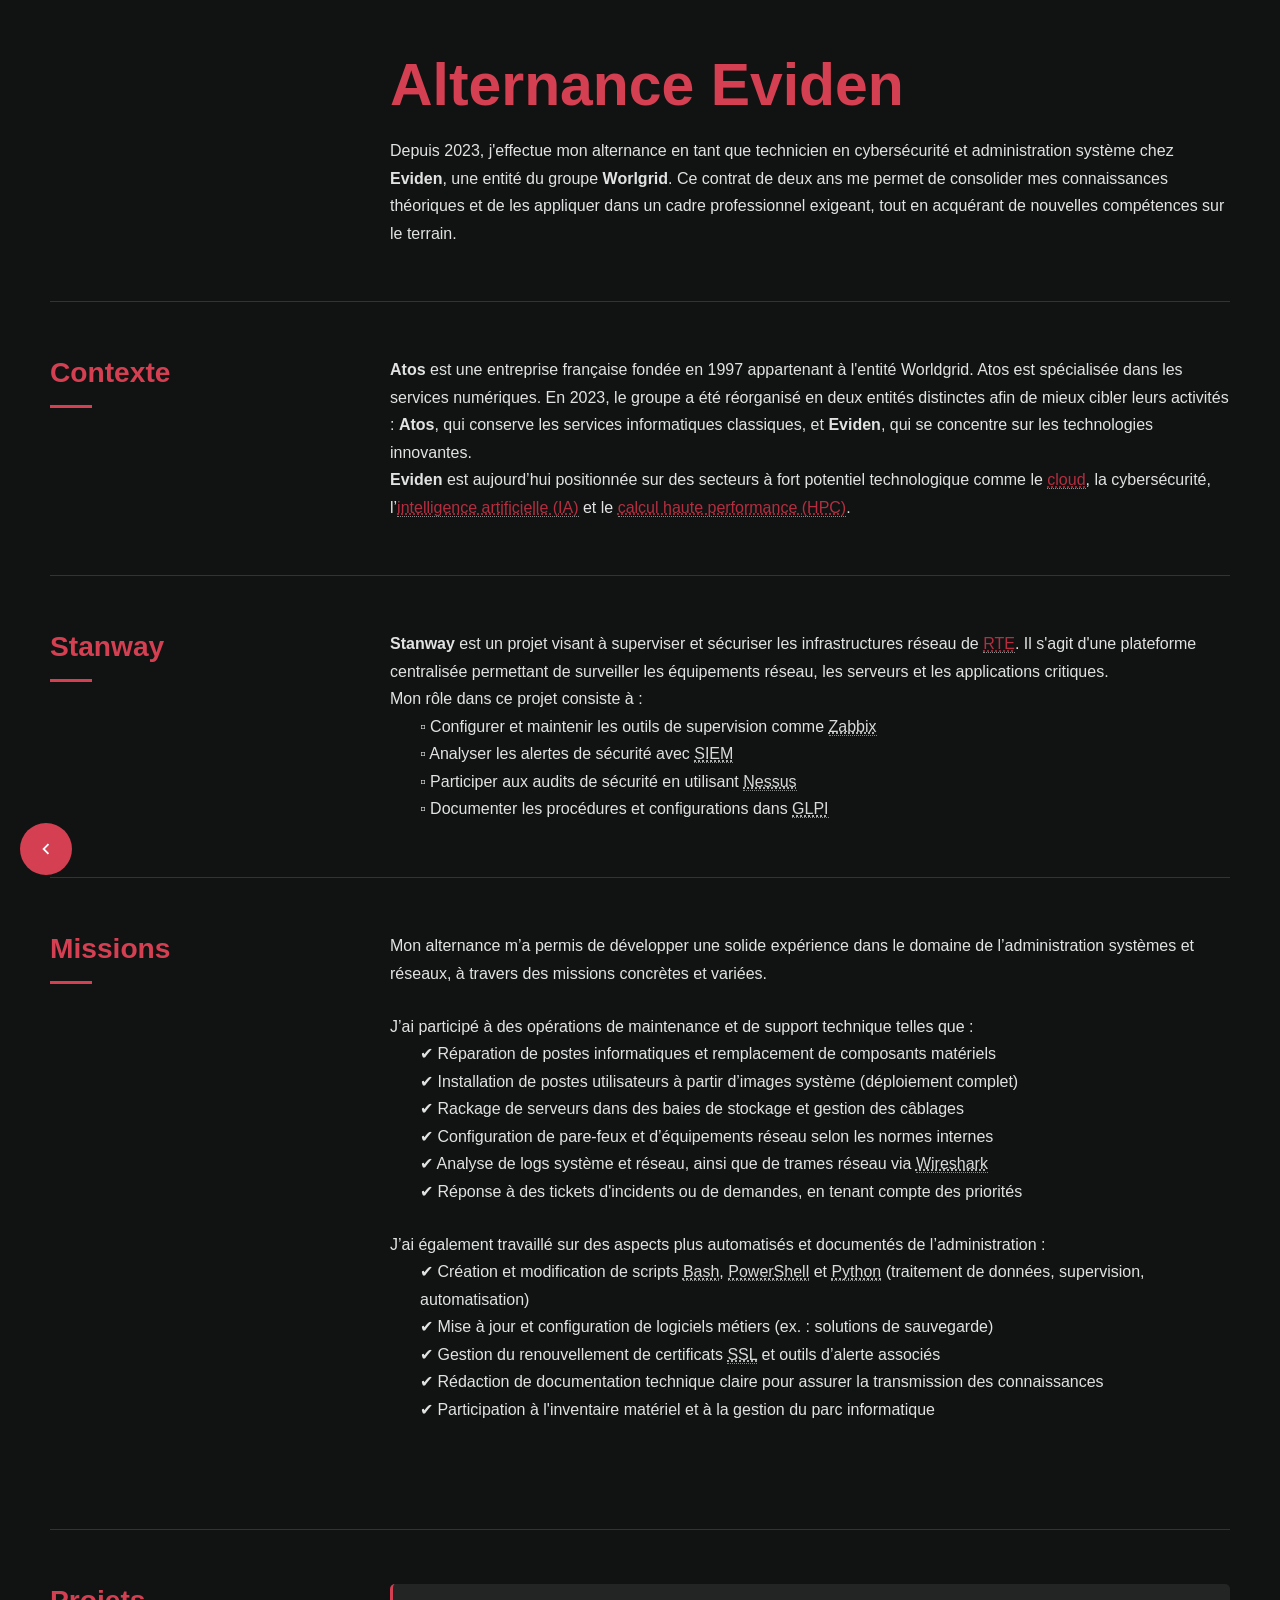
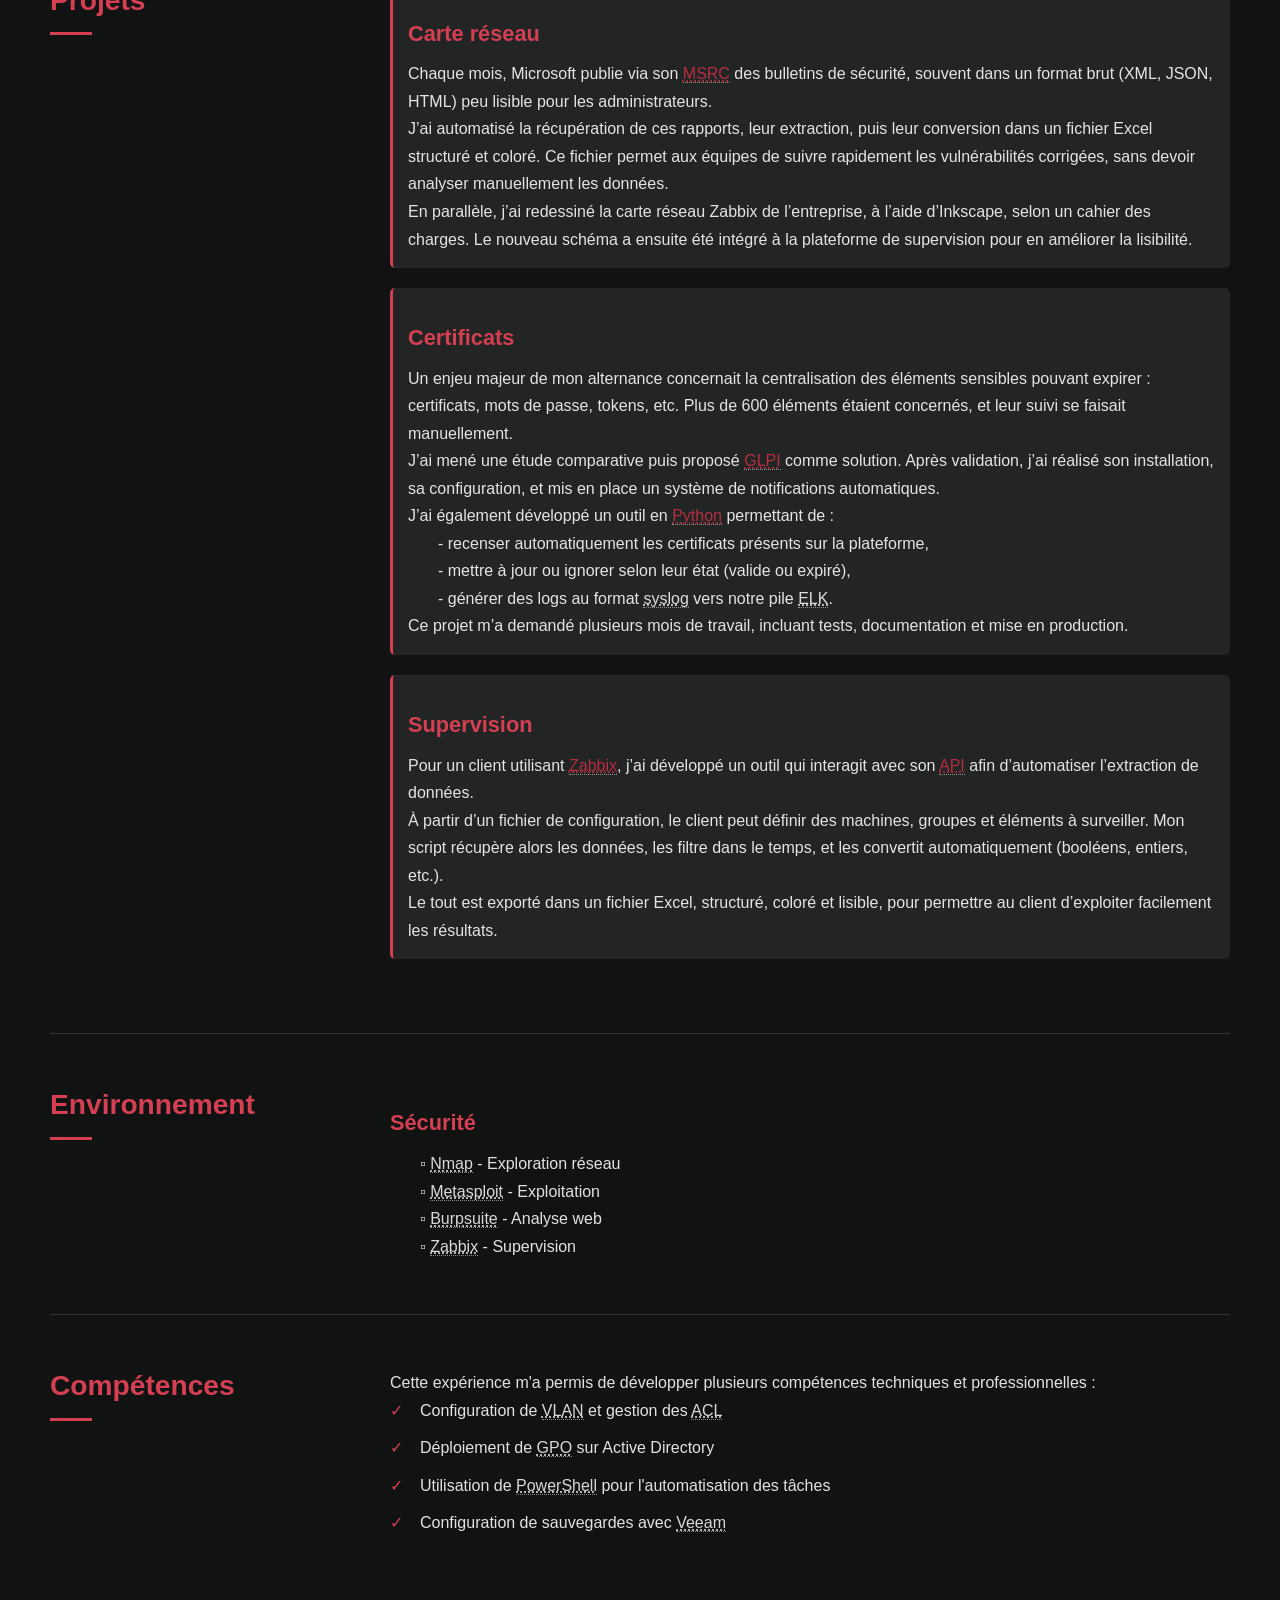
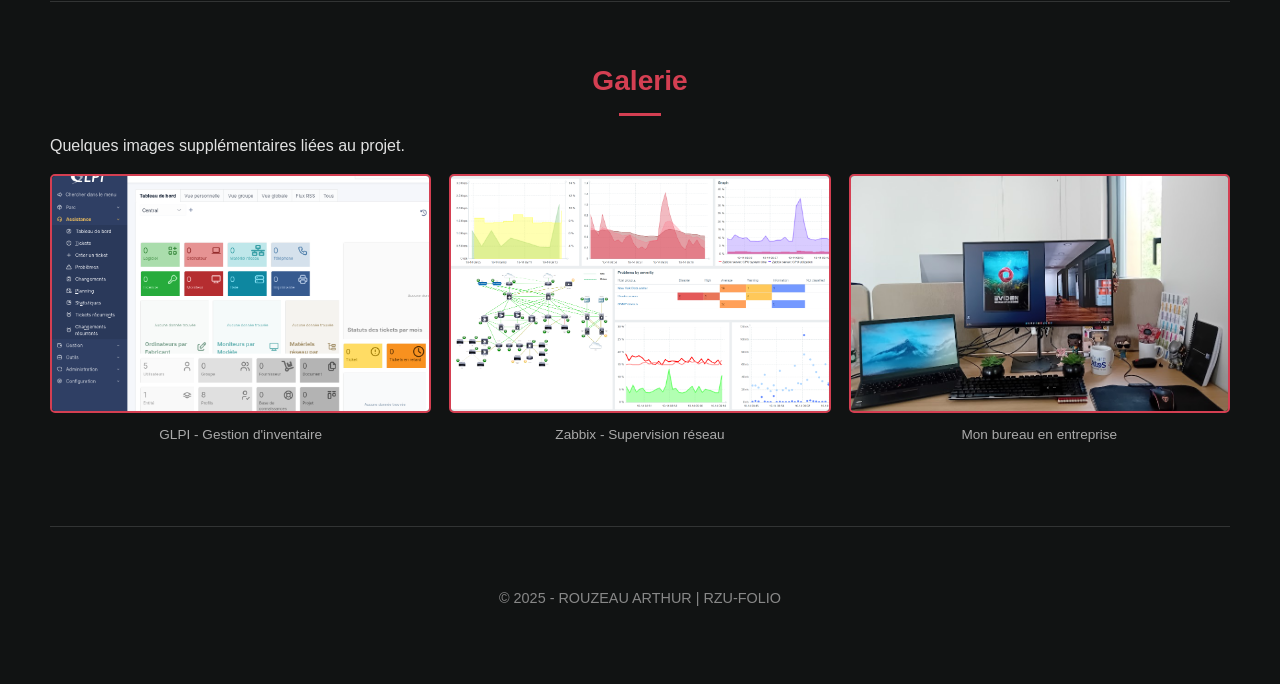
<file: proj_alt.html>
<!DOCTYPE html>
<!-- University project website — original structure preserved and progressively maintained. -->
<html lang="fr">
<head>
  <link rel="icon" href="assets/images/favicon.svg" type="image/svg+xml">
  <link rel="stylesheet" href="assets/styles/zoom-style.css">
  <meta charset="UTF-8" />
  <meta name="viewport" content="width=device-width, initial-scale=1.0" />
  <title>Mon Alternance</title>

  <link rel="stylesheet" href="assets/styles/root.css?v=4">
  <link rel="stylesheet" href="assets/styles/project.css">

    <link rel="stylesheet" href="assets/styles/responsive.css?v=3">
    <link rel="stylesheet" href="assets/styles/project-clean.css?v=16">
    <link rel="stylesheet" href="assets/styles/font-size-project.css?v=2">
</head>
<body>

  <a href="index.html#card-proj-alt" class="back-arrow" title="Retour au projet Alternance">
    <svg xmlns="http://www.w3.org/2000/svg" viewBox="0 0 24 24">
      <path d="M15.41 7.41 14 6l-6 6 6 6 1.41-1.41L10.83 12z"/>
    </svg>
  </a>

  <div class="abbr-tooltip" id="abbr-tooltip"></div>

<section id="intro-alternance">
    <h1>Alternance Eviden</h1>
  <p>
    Depuis 2023, j'effectue mon alternance en tant que technicien en cybersécurité et administration système chez <strong>Eviden</strong>, une entité du groupe <strong>Worlgrid</strong>. Ce contrat de deux ans me permet de consolider mes connaissances théoriques et de les appliquer dans un cadre professionnel exigeant, tout en acquérant de nouvelles compétences sur le terrain.
  </p>
</section>

<section id="histoire-entreprise">
  <h2>Contexte</h2>
  <p>
    <strong>Atos</strong> est une entreprise française fondée en 1997 appartenant à l'entité Worldgrid. Atos est spécialisée dans les services numériques. En 2023, le groupe a été réorganisé en deux entités distinctes afin de mieux cibler leurs activités :
    <strong>Atos</strong>, qui conserve les services informatiques classiques, et <strong>Eviden</strong>, qui se concentre sur les technologies innovantes.
  </p>
  <p>
    <strong>Eviden</strong> est aujourd’hui positionnée sur des secteurs à fort potentiel technologique comme le <abbr data-title="Cloud Computing : Modèle informatique permettant un accès à la demande via un réseau à des ressources informatiques partagées.">cloud</abbr>, la cybersécurité, l’<abbr data-title="Intelligence Artificielle : Ensemble de théories et de techniques visant à réaliser des machines capables de simuler l'intelligence humaine.">intelligence artificielle (IA)</abbr> et le <abbr data-title="Calcul Haute Performance : Utilisation de supercalculateurs pour résoudre des problèmes complexes nécessitant une puissance de calcul importante.">calcul haute performance (HPC)</abbr>.
  </p>
</section>

  <section id="presentation-stanway">
    <h2>Stanway</h2>
    <p><strong>Stanway</strong> est un projet visant à superviser et sécuriser les infrastructures réseau de <abbr data-title="Réseau de Transport d'Électricité — entreprise publique qui gère le réseau haute tension en France.">RTE</abbr>. Il s'agit d'une plateforme centralisée permettant de surveiller les équipements réseau, les serveurs et les applications critiques.</p>
    <p>Mon rôle dans ce projet consiste à :</p>
    <ul>
      <li> ▫ Configurer et maintenir les outils de supervision comme <abbr data-title="Zabbix: Outil de supervision réseau open source permettant de surveiller divers paramètres des équipements réseau.">Zabbix</abbr></li>
      <li> ▫ Analyser les alertes de sécurité avec <abbr data-title="Security Information and Event Management: Solution qui combine les fonctions de gestion des événements de sécurité et des informations de sécurité.">SIEM</abbr></li>
      <li> ▫ Participer aux audits de sécurité en utilisant <abbr data-title="Nessus: Scanner de vulnérabilités développé par Tenable qui permet d'identifier les failles de sécurité dans les systèmes.">Nessus</abbr></li>
      <li> ▫ Documenter les procédures et configurations dans <abbr data-title="Gestionnaire Libre de Parc Informatique: Solution open source de gestion de parc informatique et de helpdesk.">GLPI</abbr></li>
    </ul>
  </section>

  <section id="missions-principales">
    <h2>Missions</h2>
    <p>Mon alternance m’a permis de développer une solide expérience dans le domaine de l’administration systèmes et réseaux, à travers des missions concrètes et variées.</p>
    <br/>
    <p>J’ai participé à des opérations de maintenance et de support technique telles que :</p>
    <div>
    <ul>
        <li> ✔ Réparation de postes informatiques et remplacement de composants matériels</li>
        <li> ✔ Installation de postes utilisateurs à partir d’images système (déploiement complet)</li>
        <li> ✔ Rackage de serveurs dans des baies de stockage et gestion des câblages</li>
        <li> ✔ Configuration de pare-feux et d’équipements réseau selon les normes internes</li>
        <li> ✔ Analyse de logs système et réseau, ainsi que de trames réseau via <abbr data-title="Outil d'analyse de protocoles réseau.">Wireshark</abbr></li>
        <li> ✔ Réponse à des tickets d'incidents ou de demandes, en tenant compte des priorités</li>
      </ul>
    </div>
      <br/>
      <p>J’ai également travaillé sur des aspects plus automatisés et documentés de l’administration :</p>
    <div>
        <ul>
          <li> ✔ Création et modification de scripts <abbr data-title="Langage de script pour les systèmes Unix.">Bash</abbr>, <abbr data-title="Langage de script pour les systèmes Windows.">PowerShell</abbr> et <abbr data-title="Langage de programmation polyvalent.">Python</abbr> (traitement de données, supervision, automatisation)</li>
          <li> ✔ Mise à jour et configuration de logiciels métiers (ex. : solutions de sauvegarde)</li>
          <li> ✔ Gestion du renouvellement de certificats <abbr data-title="Secure Sockets Layer: Protocole pour sécuriser les communications sur Internet.">SSL</abbr> et outils d’alerte associés</li>
          <li> ✔ Rédaction de documentation technique claire pour assurer la transmission des connaissances</li>
          <li> ✔ Participation à l'inventaire matériel et à la gestion du parc informatique</li>
        </ul>
    </div>
    <br/><br/>

  </section>

  <section id="projets-principaux">
    <h2>Projets</h2>

    <div class="project-card">
      <h3>Carte réseau</h3>
      <p>
        Chaque mois, Microsoft publie via son <abbr data-title="Microsoft Security Response Center">MSRC</abbr> des bulletins de sécurité, souvent dans un format brut (XML, JSON, HTML) peu lisible pour les administrateurs.
      </p>
      <p>
        J’ai automatisé la récupération de ces rapports, leur extraction, puis leur conversion dans un fichier Excel structuré et coloré. Ce fichier permet aux équipes de suivre rapidement les vulnérabilités corrigées, sans devoir analyser manuellement les données.
      </p>
      <p>
        En parallèle, j’ai redessiné la carte réseau Zabbix de l’entreprise, à l’aide d’Inkscape, selon un cahier des charges. Le nouveau schéma a ensuite été intégré à la plateforme de supervision pour en améliorer la lisibilité.
      </p>
    </div>

    <div class="project-card">
      <h3>Certificats</h3>
      <p>
        Un enjeu majeur de mon alternance concernait la centralisation des éléments sensibles pouvant expirer : certificats, mots de passe, tokens, etc. Plus de 600 éléments étaient concernés, et leur suivi se faisait manuellement.
      </p>
      <p>
        J’ai mené une étude comparative puis proposé <abbr data-title="Gestionnaire Libre de Parc Informatique">GLPI</abbr> comme solution. Après validation, j’ai réalisé son installation, sa configuration, et mis en place un système de notifications automatiques.
      </p>
      <p>
        J’ai également développé un outil en <abbr data-title="Langage de programmation polyvalent.">Python</abbr> permettant de :
        <ul>
          <li> - recenser automatiquement les certificats présents sur la plateforme,</li>
          <li> - mettre à jour ou ignorer selon leur état (valide ou expiré),</li>
          <li> - générer des logs au format <abbr data-title="Système de journalisation standard pour les messages de log.">syslog</abbr> vers notre pile <abbr data-title="Elasticsearch, Logstash, Kibana">ELK</abbr>.</li>
        </ul>
      </p>
      <p>
        Ce projet m’a demandé plusieurs mois de travail, incluant tests, documentation et mise en production.
      </p>
    </div>

    <div class="project-card">
      <h3>Supervision</h3>
      <p>
        Pour un client utilisant <abbr data-title="Outil de supervision de réseau open source.">Zabbix</abbr>, j’ai développé un outil qui interagit avec son <abbr data-title="Application Programming Interface: Interface permettant à différents logiciels de communiquer entre eux.">API</abbr> afin d’automatiser l’extraction de données.
      </p>
      <p>
        À partir d’un fichier de configuration, le client peut définir des machines, groupes et éléments à surveiller. Mon script récupère alors les données, les filtre dans le temps, et les convertit automatiquement (booléens, entiers, etc.).
      </p>
      <p>
        Le tout est exporté dans un fichier Excel, structuré, coloré et lisible, pour permettre au client d’exploiter facilement les résultats.
      </p>
    </div>
  </section>

  <section id="technologies">
    <h2>Environnement</h2>
    <div class="tech-category">
      <h3>Sécurité</h3>
      <ul>
        <li> ▫ <abbr data-title="Network Mapper: Outil open source pour l'exploration de réseau et l'audit de sécurité.">Nmap</abbr> - Exploration réseau</li>
        <li> ▫ <abbr data-title="Framework de test de pénétration: Outil open source pour développer et exécuter des exploits contre des cibles distantes.">Metasploit</abbr> - Exploitation</li>
        <li> ▫ <abbr data-title="Suite de tests de sécurité web: Outil pour tester la sécurité des applications web.">Burpsuite</abbr> - Analyse web</li>
        <li> ▫ <abbr data-title="Outil de supervision réseau: Solution open source de monitoring réseau.">Zabbix</abbr> - Supervision</li>
      </ul>
    </div>
  </section>

  <section id="competences">
    <h2>Compétences</h2>
    <p>Cette expérience m'a permis de développer plusieurs compétences techniques et professionnelles :</p>
    <ul class="custom-checklist">
      <li> Configuration de <abbr data-title="Virtual Local Area Network: Technologie permettant de segmenter un réseau local en plusieurs réseaux virtuels.">VLAN</abbr> et gestion des <abbr data-title="Access Control List: Liste de contrôle d'accès définissant les permissions sur un réseau.">ACL</abbr></li>
      <li> Déploiement de <abbr data-title="Group Policy Objects: Objets de stratégie de groupe dans Active Directory pour gérer les configurations des ordinateurs et utilisateurs.">GPO</abbr> sur Active Directory</li>
      <li> Utilisation de <abbr data-title="PowerShell: Langage de script et shell développé par Microsoft pour l'administration système.">PowerShell</abbr> pour l'automatisation des tâches</li>
      <li> Configuration de sauvegardes avec <abbr data-title="Veeam: Solution de sauvegarde et de réplication pour les environnements virtuels.">Veeam</abbr></li>
    </ul>
  </section>

  <section id="galerie">
    <h2>Galerie</h2>
    <p>Quelques images supplémentaires liées au projet.</p>
    <div class="gallery">
      <div>
        <img src="assets/images/glpi.png" alt="GLPI - Gestionnaire Libre de Parc Informatique" onclick="showFullscreen(this)">
        <div class="gallery-caption">GLPI - Gestion d'inventaire</div>
      </div>
      <div>
        <img src="assets/images/zabbix.png" alt="Zabbix - Outil de supervision réseau" onclick="showFullscreen(this)">
        <div class="gallery-caption">Zabbix - Supervision réseau</div>
      </div>
      <div>
        <img src="assets/images/pc1.jpg" alt="Desktop" onclick="showFullscreen(this)">
      <div class="gallery-caption">Mon bureau en entreprise</div>
      </div>
    </div>
  </section>

  <div class="footer">
    © 2025 - ROUZEAU ARTHUR | RZU-FOLIO
  </div>

  <div id="fullscreen-viewer" style="display: none;">
    <img alt="" onclick="hideFullscreen()">
  </div>

  <script src="assets/scripts/project.js"></script>

</body>
</html>

<!-- Copyright RZU Informatique -->
</file>
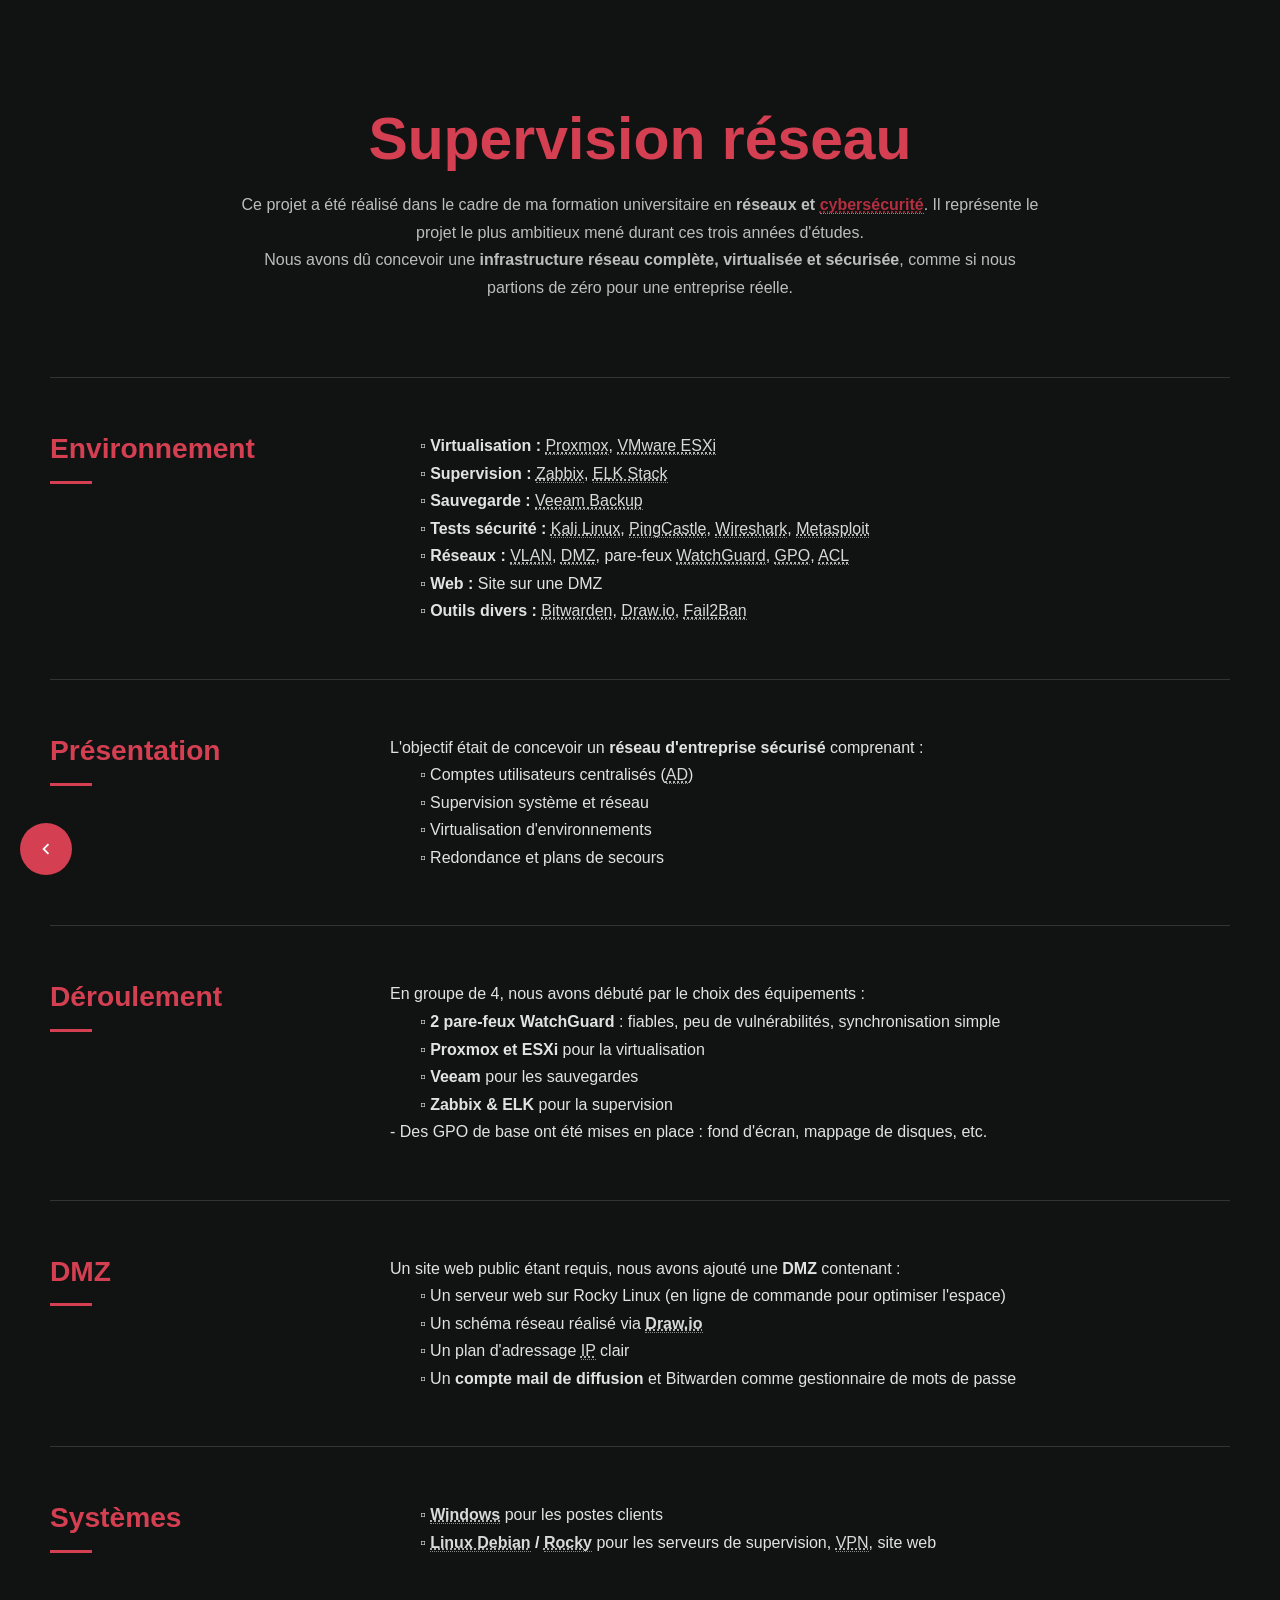
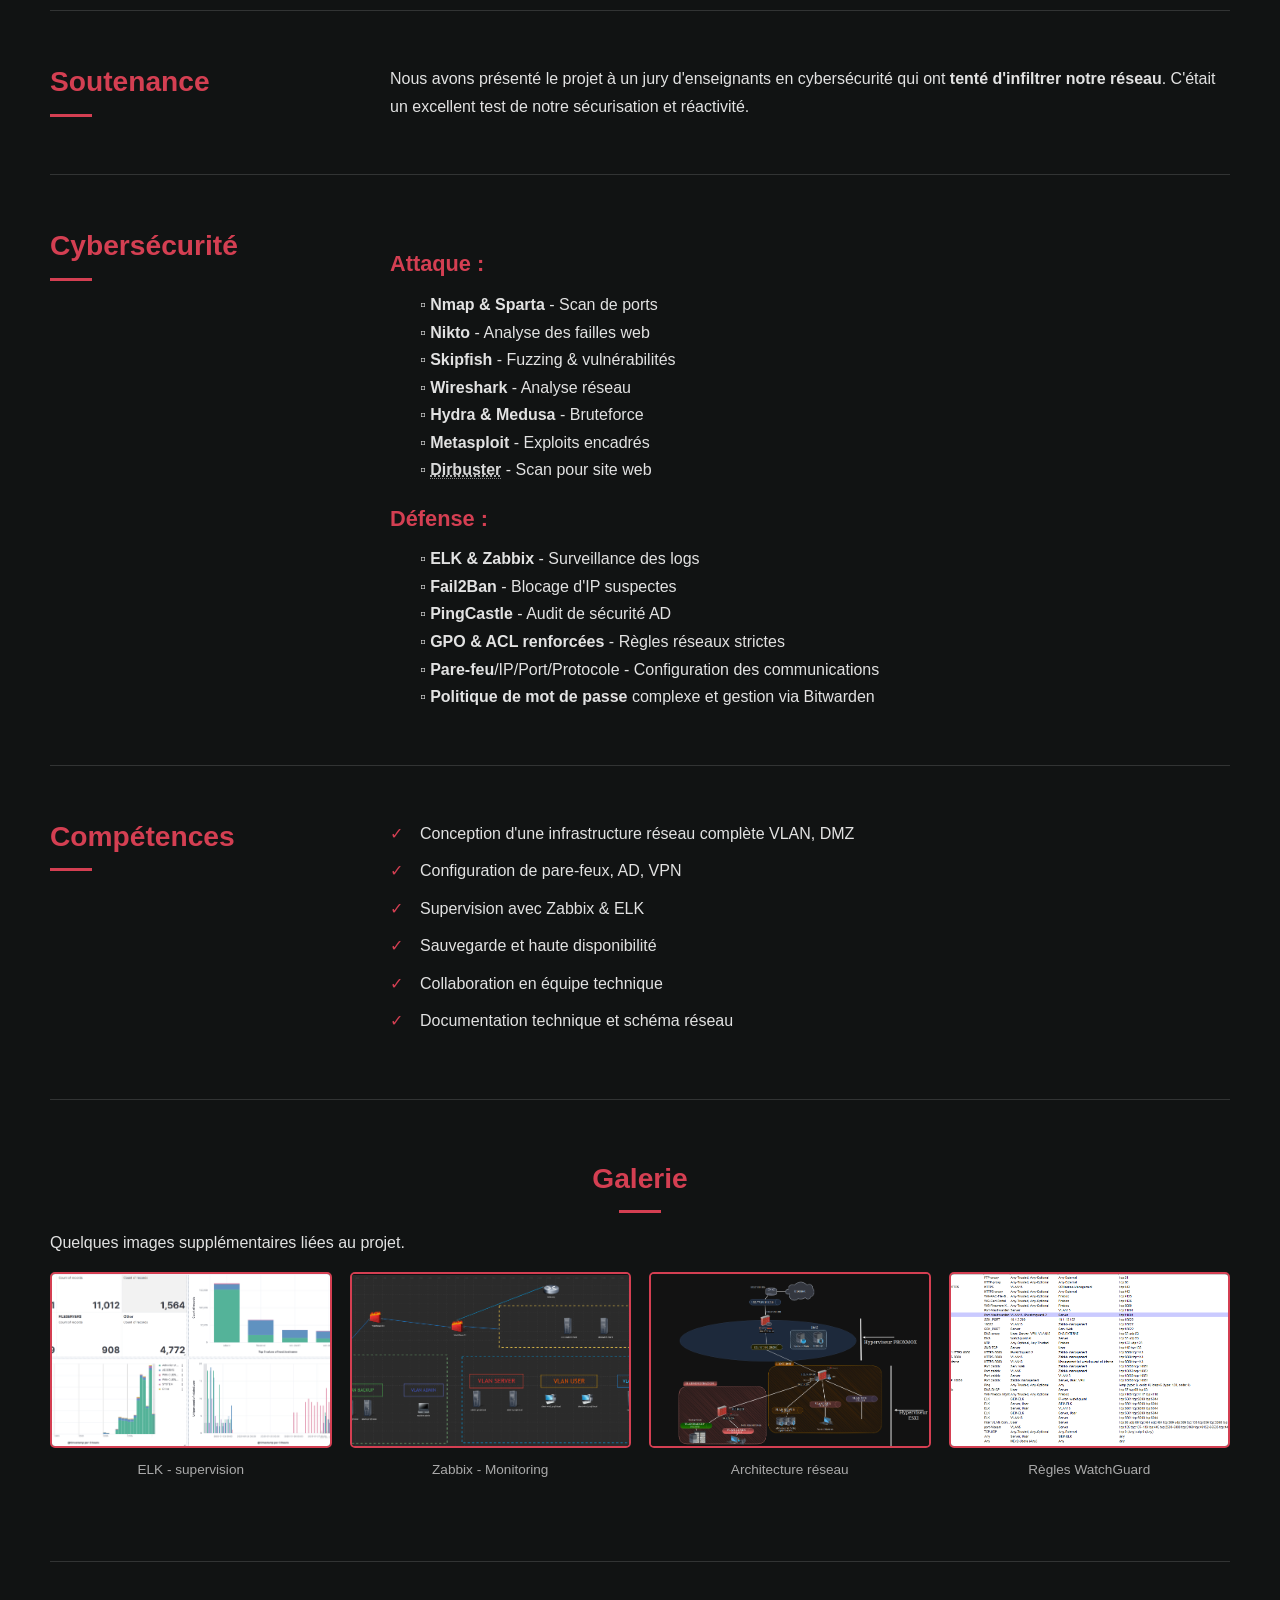
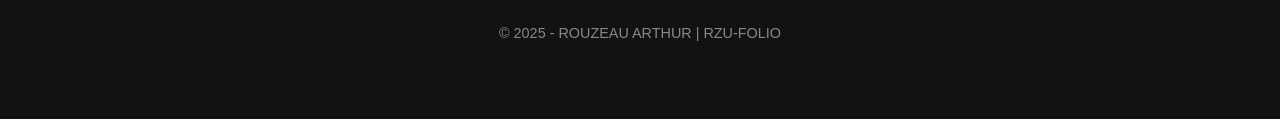
<file: proj_arch.html>
<!DOCTYPE html>
<!-- University project website — original structure preserved and progressively maintained. -->
<html lang="fr">
<head>
  <link rel="icon" href="assets/images/favicon.svg" type="image/svg+xml">
  <link rel="stylesheet" href="assets/styles/zoom-style.css">
  <meta charset="UTF-8" />
  <meta name="viewport" content="width=device-width, initial-scale=1.0" />
  <title>Mon Projet Universitaire</title>
  <link rel="stylesheet" href="assets/styles/root.css?v=4">
  <link rel="stylesheet" href="assets/styles/project-architecture.css">
    <link rel="stylesheet" href="assets/styles/responsive.css?v=3">
    <link rel="stylesheet" href="assets/styles/project-clean.css?v=16">
    <link rel="stylesheet" href="assets/styles/font-size-project.css?v=2">
</head>
<body>

  <div class="abbr-tooltip" id="abbr-tooltip"></div>

  <a href="index.html#card-proj-arch" class="back-arrow" title="Retour au projet Architecture réseau">
    <svg xmlns="http://www.w3.org/2000/svg" viewBox="0 0 24 24">
      <path d="M15.41 7.41 14 6l-6 6 6 6 1.41-1.41L10.83 12z"/>
    </svg>
  </a>

  <section id="intro">
    <h1>Supervision réseau</h1>
    <p>Ce projet a été réalisé dans le cadre de ma formation universitaire en <strong>réseaux et <abbr data-title="Cybersécurité: Ensemble des techniques pour protéger les systèmes, réseaux et données contre les attaques numériques.">cybersécurité</abbr></strong>. Il représente le projet le plus ambitieux mené durant ces trois années d'études.</p>
    <p>Nous avons dû concevoir une <strong>infrastructure réseau complète, virtualisée et sécurisée</strong>, comme si nous partions de zéro pour une entreprise réelle.</p>
  </section>

  <section id="technos">
    <h2>Environnement</h2>
    <ul>
      <li> ▫ <strong>Virtualisation :</strong> <abbr data-title="Plateforme de virtualisation open source.">Proxmox</abbr>, <abbr data-title="Plateforme de virtualisation d'entreprise.">VMware ESXi</abbr></li>
      <li> ▫ <strong>Supervision :</strong> <abbr data-title="Outil de supervision de réseau open source.">Zabbix</abbr>, <abbr data-title="Elasticsearch, Logstash, Kibana: Suite d'outils pour la recherche, l'analyse et la visualisation de données.">ELK Stack</abbr></li>
      <li> ▫ <strong>Sauvegarde :</strong> <abbr data-title="Solution de sauvegarde et de récupération de données.">Veeam Backup</abbr></li>
      <li> ▫ <strong>Tests sécurité :</strong> <abbr data-title="Distribution Linux spécialisée dans les tests de sécurité et la cybersécurité.">Kali Linux</abbr>, <abbr data-title="Outil d'audit de sécurité Active Directory.">PingCastle</abbr>, <abbr data-title="Outil d'analyse de protocoles réseau.">Wireshark</abbr>, <abbr data-title="Framework pour le développement et l'exécution d'exploits contre des cibles distantes.">Metasploit</abbr></li>
      <li> ▫ <strong>Réseaux :</strong> <abbr data-title="Virtual Local Area Network: Un réseau local virtuel qui permet de segmenter un réseau physique en plusieurs réseaux logiques.">VLAN</abbr>, <abbr data-title="Demilitarized Zone: Zone tampon entre un réseau interne et un réseau externe.">DMZ</abbr>, pare-feux <abbr data-title="Marque de pare-feu réseau.">WatchGuard</abbr>, <abbr data-title="Group Policy Objects: Outils de Microsoft pour déployer des configurations sur plusieurs machines.">GPO</abbr>, <abbr data-title="Access Control List: Liste de contrôle d'accès pour les réseaux.">ACL</abbr></li>
      <li> ▫ <strong>Web :</strong> Site sur une DMZ</li>
      <li> ▫ <strong>Outils divers :</strong> <abbr data-title="Gestionnaire de mots de passe open source.">Bitwarden</abbr>, <abbr data-title="Outil de diagramme et de schéma.">Draw.io</abbr>, <abbr data-title="Outil de protection contre les attaques par force brute.">Fail2Ban</abbr></li>
    </ul>
  </section>

  <section id="presentation">
    <h2>Présentation</h2>
    <p>L'objectif était de concevoir un <strong>réseau d'entreprise sécurisé</strong> comprenant :</p>
    <ul>
      <li> ▫ Comptes utilisateurs centralisés (<abbr data-title="Active Directory: Service d'annuaire pour les réseaux Windows.">AD</abbr>)</li>
      <li> ▫ Supervision système et réseau</li>
      <li> ▫ Virtualisation d'environnements</li>
      <li> ▫ Redondance et plans de secours</li>
    </ul>
  </section>

  <section id="deroulement">
    <h2>Déroulement</h2>
    <p>En groupe de 4, nous avons débuté par le choix des équipements :</p>
    <ul>
      <li> ▫ <strong>2 pare-feux WatchGuard</strong> : fiables, peu de vulnérabilités, synchronisation simple</li>
      <li> ▫ <strong>Proxmox et ESXi</strong> pour la virtualisation</li>
      <li> ▫ <strong>Veeam</strong> pour les sauvegardes</li>
      <li> ▫ <strong>Zabbix & ELK</strong> pour la supervision</li>
    </ul>
    <p> - Des GPO de base ont été mises en place : fond d'écran, mappage de disques, etc.</p>
  </section>

  <section id="dmz">
    <h2>DMZ</h2>
    <p>Un site web public étant requis, nous avons ajouté une <strong>DMZ</strong> contenant :</p>
    <ul>
      <li> ▫ Un serveur web sur Rocky Linux (en ligne de commande pour optimiser l'espace)</li>
      <li> ▫ Un schéma réseau réalisé via <strong><abbr data-title="Outil de diagramme et de schéma.">Draw.io</abbr></strong></li>
      <li> ▫ Un plan d'adressage <abbr data-title="Internet Protocol: Protocole de communication utilisé pour identifier les appareils sur un réseau.">IP</abbr> clair</li>
      <li> ▫ Un <strong>compte mail de diffusion</strong> et Bitwarden comme gestionnaire de mots de passe</li>
    </ul>
  </section>

  <section id="systèmes">
    <h2>Systèmes</h2>
    <ul>
      <li> ▫ <strong><abbr data-title="Système d'exploitation de Microsoft.">Windows</abbr></strong> pour les postes clients</li>
      <li> ▫ <strong><abbr data-title="Distribution Linux stable et largement utilisée.">Linux Debian</abbr> / <abbr data-title="Distribution Linux optimisée pour les serveurs.">Rocky</abbr></strong> pour les serveurs de supervision, <abbr data-title="Virtual Private Network: Réseau privé virtuel pour sécuriser les communications.">VPN</abbr>, site web</li>
    </ul>
  </section>

  <section id="finale">
    <h2>Soutenance</h2>
    <p>Nous avons présenté le projet à un jury d'enseignants en cybersécurité qui ont <strong>tenté d'infiltrer notre réseau</strong>. C'était un excellent test de notre sécurisation et réactivité.</p>
  </section>

  <section id="cyber">
    <h2>Cybersécurité</h2>
    <h3>Attaque :</h3>
    <ul>
      <li> ▫ <strong>Nmap & Sparta</strong> - Scan de ports</li>
      <li> ▫ <strong>Nikto</strong> - Analyse des failles web</li>
      <li> ▫ <strong>Skipfish</strong> - Fuzzing & vulnérabilités</li>
      <li> ▫ <strong>Wireshark</strong> - Analyse réseau</li>
      <li> ▫ <strong>Hydra & Medusa</strong> - Bruteforce</li>
      <li> ▫ <strong>Metasploit</strong> - Exploits encadrés</li>
      <li> ▫ <strong><abbr data-title="Outil utilisé pour trouver toutes les URL disponiles sur un site">Dirbuster</abbr></strong> - Scan pour site web</li>
    </ul>
    <h3>Défense :</h3>
    <ul>
      <li> ▫ <strong>ELK & Zabbix</strong> - Surveillance des logs</li>
      <li> ▫ <strong>Fail2Ban</strong> - Blocage d'IP suspectes</li>
      <li> ▫ <strong>PingCastle</strong> - Audit de sécurité AD</li>
      <li> ▫ <strong>GPO & ACL renforcées</strong> - Règles réseaux strictes</li>
      <li> ▫ <strong>Pare-feu</strong>/IP/Port/Protocole - Configuration des communications</li>
      <li> ▫ <strong>Politique de mot de passe</strong> complexe et gestion via Bitwarden</li>
    </ul>
  </section>

  <section id="competences">
    <h2>Compétences</h2>
    <ul class="custom-checklist">
      <li>Conception d'une infrastructure réseau complète VLAN, DMZ</li>
      <li>Configuration de pare-feux, AD, VPN</li>
      <li>Supervision avec Zabbix & ELK</li>
      <li>Sauvegarde et haute disponibilité</li>
      <li>Collaboration en équipe technique</li>
      <li>Documentation technique et schéma réseau</li>
    </ul>
  </section>

  <section id="galerie">
    <h2>Galerie</h2>
    <p>Quelques images supplémentaires liées au projet.</p>

    <div class="gallery">
      <div>
        <img src="assets/images/elk.png" alt="ELK - supervision" onclick="showFullscreen(this)" />
        <div class="gallery-caption">ELK - supervision</div>
      </div>
      <div>
        <img src="assets/images/zbx.png" alt="Zabbix - Monitoring" onclick="showFullscreen(this)" />
        <div class="gallery-caption">Zabbix - Monitoring</div>
      </div>
      <div>
        <img src="assets/images/arch_res.png" alt="Architecture réseau" onclick="showFullscreen(this)" />
        <div class="gallery-caption">Architecture réseau</div>
      </div>
      <div>
        <img src="assets/images/rules.png" alt="Règles pare-feu" onclick="showFullscreen(this)" />
        <div class="gallery-caption">Règles WatchGuard</div>
      </div>
    </div>
  </section>

  <div id="fullscreen-viewer" onclick="hideFullscreen()">
    <img alt="Image en plein écran" />
  </div>

  <div class="footer">
    © 2025 - ROUZEAU ARTHUR | RZU-FOLIO
  </div>

  <script src="assets/scripts/project-architecture.js"></script>

</body>
</html>

<!-- Copyright RZU Informatique -->
</file>
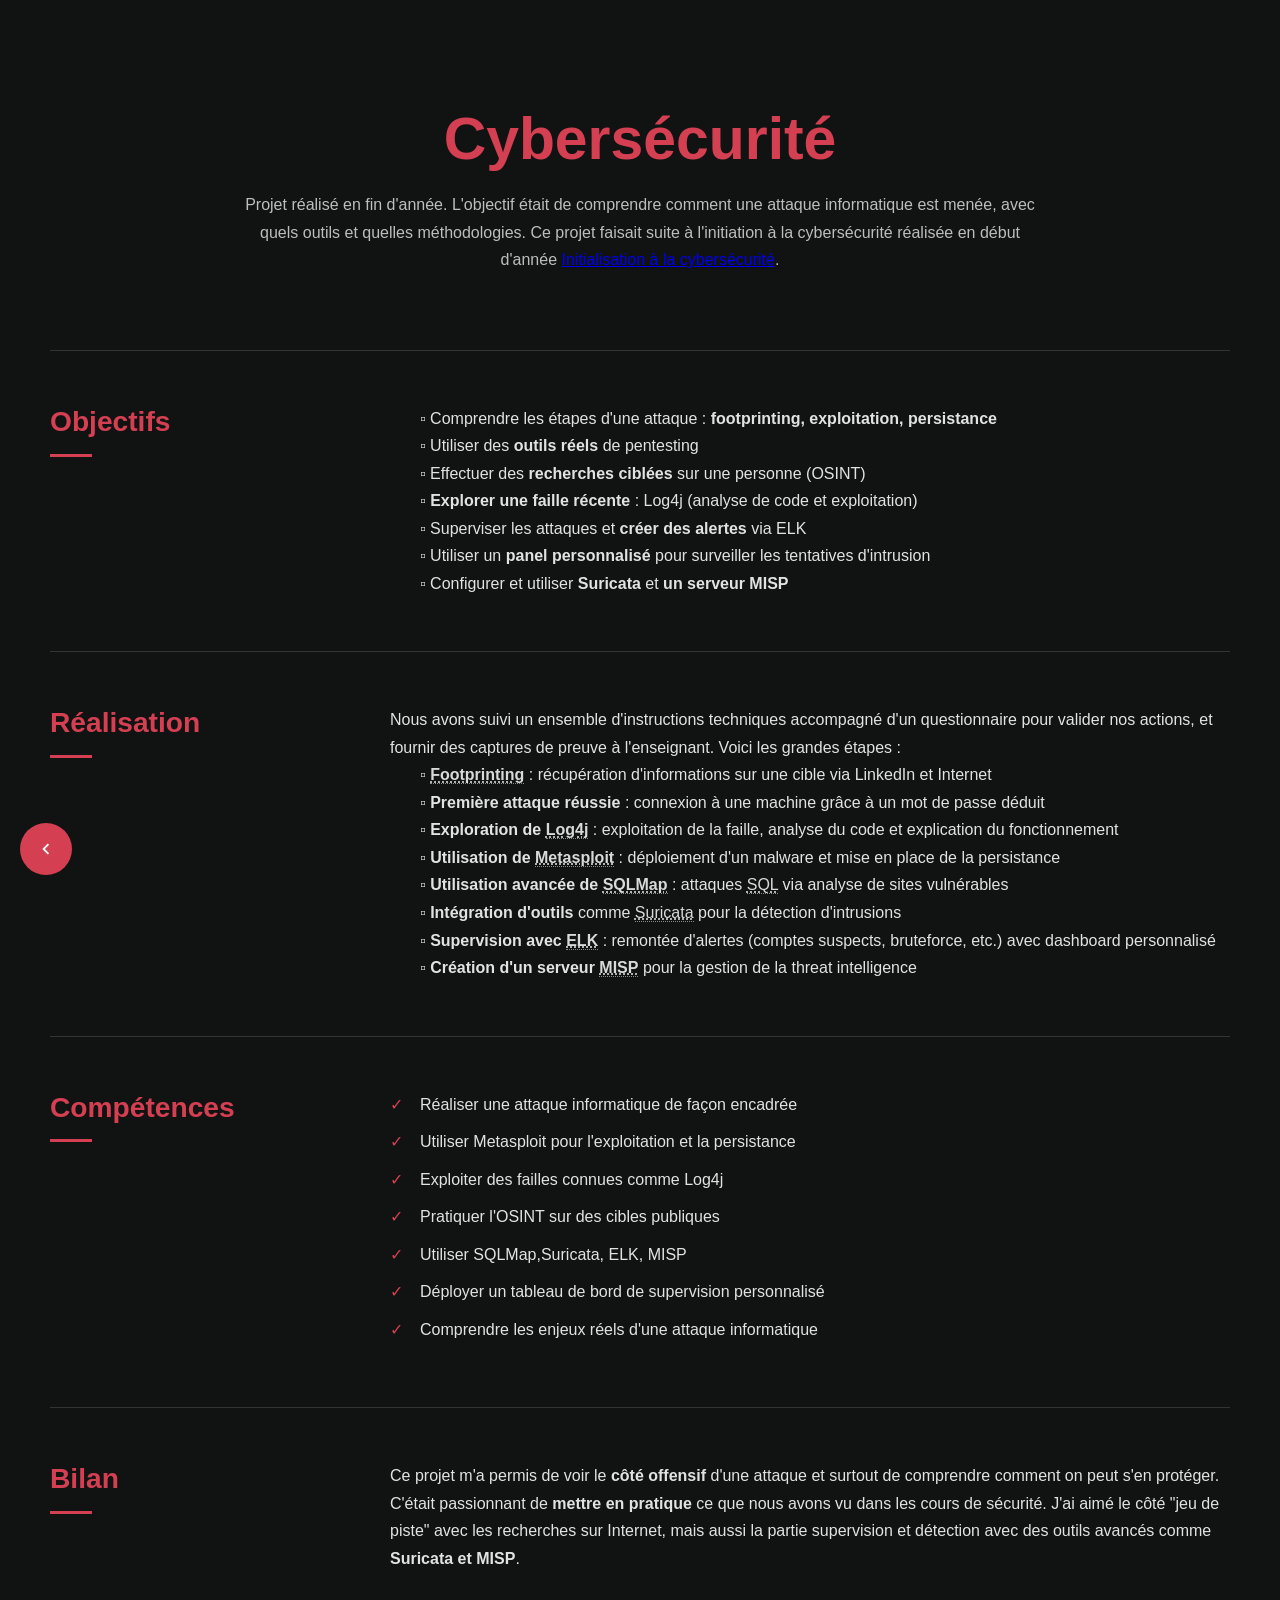
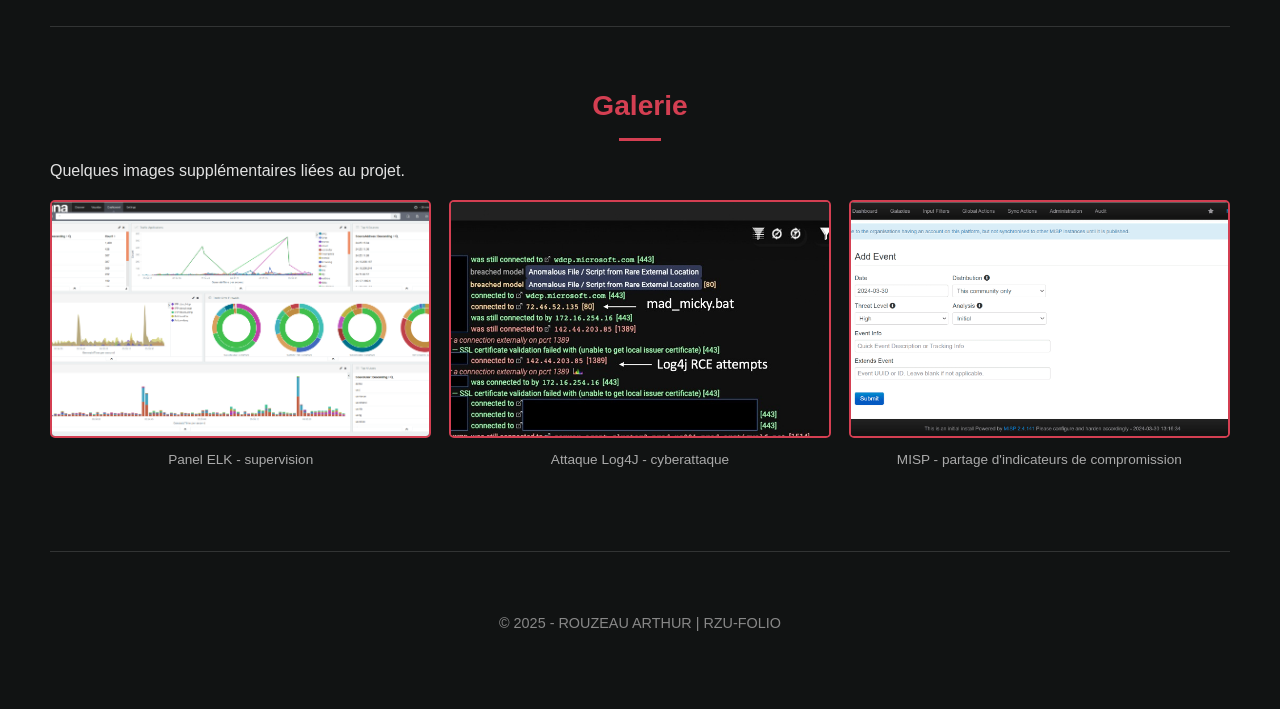
<file: proj_cyber.html>
<!DOCTYPE html>
<!-- University project website — original structure preserved and progressively maintained. -->
<html lang="fr">
<head>
  <link rel="icon" href="assets/images/favicon.svg" type="image/svg+xml">
  <link rel="stylesheet" href="assets/styles/zoom-style.css">
  <meta charset="UTF-8" />
  <meta name="viewport" content="width=device-width, initial-scale=1.0" />
  <title>Projet - Réagir face à une cyberattaque</title>
  <link rel="stylesheet" href="assets/styles/root.css?v=4">
  <link rel="stylesheet" href="assets/styles/project.css">
    <link rel="stylesheet" href="assets/styles/responsive.css?v=3">
    <link rel="stylesheet" href="assets/styles/project-clean.css?v=16">
    <link rel="stylesheet" href="assets/styles/font-size-project.css?v=2">
</head>
<body>
  <div id="abbr-tooltip" class="abbr-tooltip"></div>

  <section id="intro">
    <h1>Cybersécurité</h1>
    <p>
      Projet réalisé en fin d'année. L'objectif était de comprendre comment une attaque informatique est menée, avec quels outils et quelles méthodologies. Ce projet faisait suite à l'initiation à la cybersécurité réalisée en début d'année <a href="proj_init.html">Initialisation à la cybersécurité</a>.
    </p>
  </section>

  <section id="objectifs">
    <h2>Objectifs</h2>
    <ul>
      <li> ▫ Comprendre les étapes d'une attaque : <strong>footprinting, exploitation, persistance</strong></li>
      <li> ▫ Utiliser des <strong>outils réels</strong> de pentesting</li>
      <li> ▫ Effectuer des <strong>recherches ciblées</strong> sur une personne (OSINT)</li>
      <li> ▫ <strong>Explorer une faille récente</strong> : Log4j (analyse de code et exploitation)</li>
      <li> ▫ Superviser les attaques et <strong>créer des alertes</strong> via ELK</li>
      <li> ▫ Utiliser un <strong>panel personnalisé</strong> pour surveiller les tentatives d'intrusion</li>
      <li> ▫ Configurer et utiliser <strong>Suricata</strong> et <strong>un serveur MISP</strong></li>
    </ul>
  </section>

  <section id="deroulement">
    <h2>Réalisation</h2>
    <p>Nous avons suivi un ensemble d'instructions techniques accompagné d'un questionnaire pour valider nos actions, et fournir des captures de preuve à l'enseignant. Voici les grandes étapes :</p>
    <ul>
      <li> ▫ <strong><abbr data-title="Footprinting: Collecte d'informations sur une cible pour préparer une attaque.">Footprinting</abbr></strong> : récupération d'informations sur une cible via LinkedIn et Internet</li>
      <li> ▫ <strong>Première attaque réussie</strong> : connexion à une machine grâce à un mot de passe déduit</li>
      <li> ▫ <strong>Exploration de <abbr data-title="Log4j: Vulnérabilité critique dans la bibliothèque de journalisation Log4j.">Log4j</abbr></strong> : exploitation de la faille, analyse du code et explication du fonctionnement</li>
      <li> ▫ <strong>Utilisation de <abbr data-title="Framework pour le développement et l'exécution d'exploits contre des cibles distantes.">Metasploit</abbr></strong> : déploiement d'un malware et mise en place de la persistance</li>
      <li> ▫ <strong>Utilisation avancée de <abbr data-title="Outil de test d'injection SQL pour détecter et exploiter les failles SQL.">SQLMap</abbr></strong> : attaques <abbr data-title="Structured Query Language: Langage de programmation conçu pour gérer des bases de données relationnelles.">SQL</abbr> via analyse de sites vulnérables</li>
      <li> ▫ <strong>Intégration d'outils</strong> comme <abbr data-title="Suricata: Outil de détection d'intrusion réseau.">Suricata</abbr> pour la détection d'intrusions</li>
      <li> ▫ <strong>Supervision avec <abbr data-title="Elasticsearch, Logstash, Kibana: Suite d'outils pour la recherche, l'analyse et la visualisation de données.">ELK</abbr></strong> : remontée d'alertes (comptes suspects, bruteforce, etc.) avec dashboard personnalisé</li>
      <li> ▫ <strong>Création d'un serveur <abbr data-title="Malware Information Sharing Platform: Plateforme de partage d'informations sur les malwares.">MISP</abbr></strong> pour la gestion de la threat intelligence</li>
    </ul>
  </section>

  <section id="competences">
    <h2>Compétences</h2>
    <ul class="custom-checklist">
      <li>Réaliser une attaque informatique de façon encadrée</li>
      <li>Utiliser Metasploit pour l'exploitation et la persistance</li>
      <li>Exploiter des failles connues comme Log4j</li>
      <li>Pratiquer l'OSINT sur des cibles publiques</li>
      <li>Utiliser SQLMap,Suricata, ELK, MISP</li>
      <li>Déployer un tableau de bord de supervision personnalisé</li>
      <li>Comprendre les enjeux réels d'une attaque informatique</li>
    </ul>
  </section>

  <section id="ressenti">
    <h2>Bilan</h2>
    <p>Ce projet m'a permis de voir le <strong>côté offensif</strong> d'une attaque et surtout de comprendre comment on peut s'en protéger. C'était passionnant de <strong>mettre en pratique</strong> ce que nous avons vu dans les cours de sécurité. J'ai aimé le côté "jeu de piste" avec les recherches sur Internet, mais aussi la partie supervision et détection avec des outils avancés comme <strong>Suricata et MISP</strong>.</p>
  </section>

  <section id="galerie">
    <h2>Galerie</h2>
    <p>Quelques images supplémentaires liées au projet.</p>

    <div class="gallery">
      <div>
        <img src="assets/images/elk_cyber.png" alt="ELK CYBER" onclick="showFullscreen(this)" />
        <div class="gallery-caption">Panel ELK - supervision</div>
      </div>
      <div>
        <img src="assets/images/log4j.jpeg" alt="LOG4J" onclick="showFullscreen(this)" />
        <div class="gallery-caption">Attaque Log4J - cyberattaque</div>
      </div>
      <div>
        <img src="assets/images/misp.png" alt="MISP" onclick="showFullscreen(this)" />
        <div class="gallery-caption">MISP - partage d'indicateurs de compromission</div>
      </div>
    </div>
  </section>

  <div class="footer">
    © 2025 - ROUZEAU ARTHUR | RZU-FOLIO
  </div>

  <div id="fullscreen-viewer" style="display: none;">
    <img alt="" onclick="hideFullscreen()">
  </div>

  <script src="assets/scripts/project.js"></script>

  <a href="index.html#card-proj-cyber" class="back-arrow" title="Retour au projet Cybersécurité">
    <svg xmlns="http://www.w3.org/2000/svg" viewBox="0 0 24 24">
      <path d="M15.41 7.41 14 6l-6 6 6 6 1.41-1.41L10.83 12z"/>
    </svg>
  </a>
</body>
</html>

<!-- Copyright RZU Informatique -->
</file>
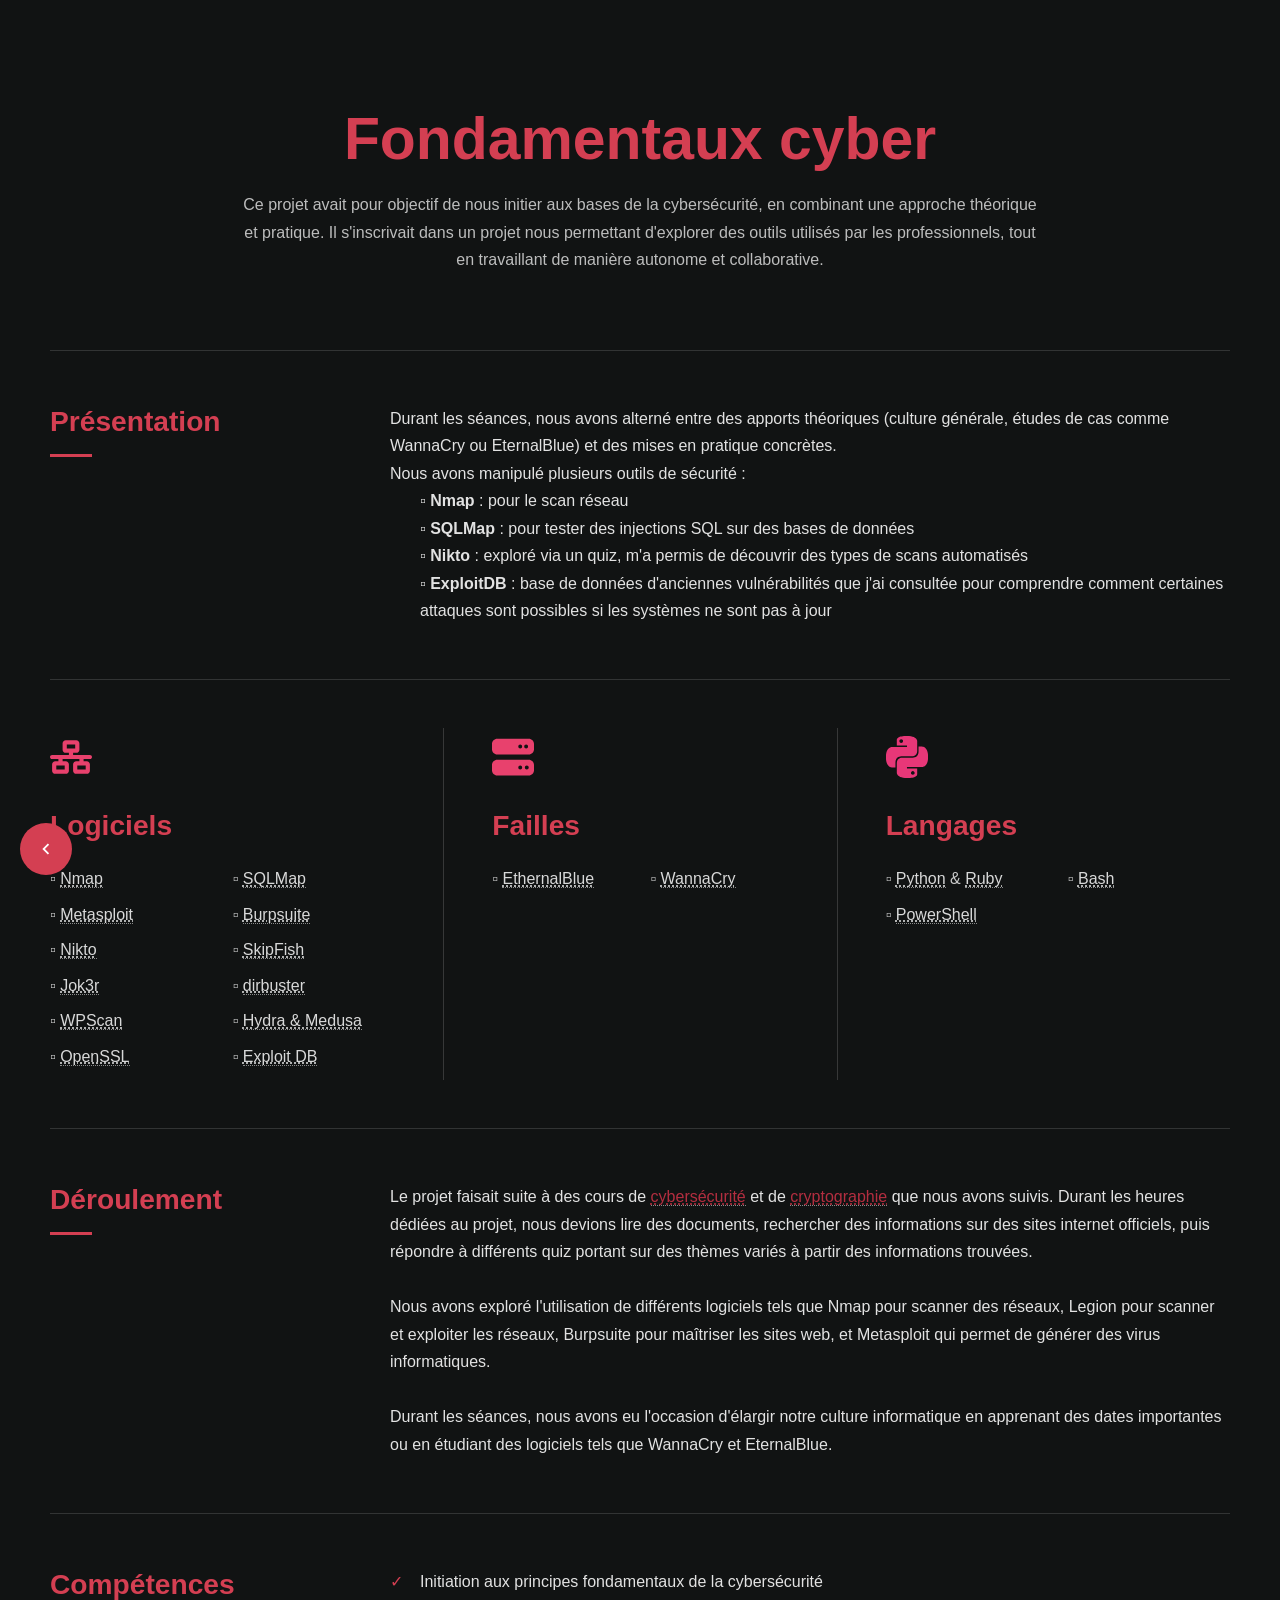
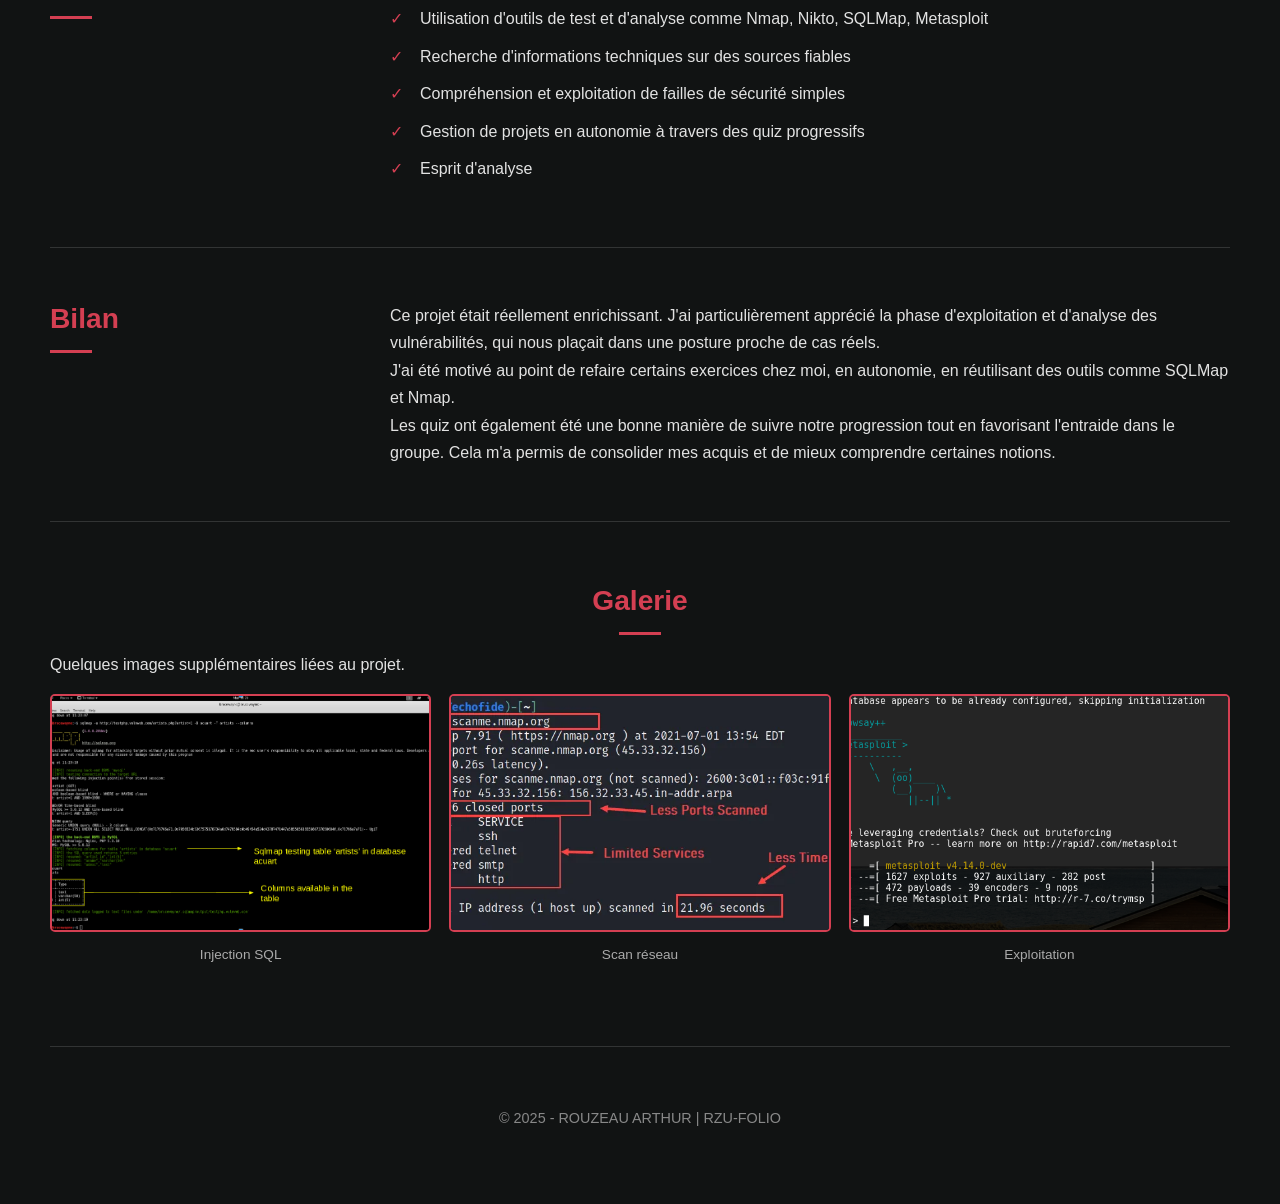
<file: proj_init.html>
<!DOCTYPE html>
<!-- University project website — original structure preserved and progressively maintained. -->
<html lang="fr">
<head>
  <link rel="icon" href="assets/images/favicon.svg" type="image/svg+xml">
  <link rel="stylesheet" href="assets/styles/zoom-style.css">
  <meta charset="UTF-8" />
  <meta name="viewport" content="width=device-width, initial-scale=1.0" />
  <title>Projet - Initialisation à la cybersécurité</title>
  <link rel="stylesheet" href="assets/styles/root.css?v=4">
  <link rel="stylesheet" href="assets/styles/project.css">
    <link rel="stylesheet" href="assets/styles/responsive.css?v=3">
    <link rel="stylesheet" href="assets/styles/project-clean.css?v=16">
    <link rel="stylesheet" href="assets/styles/font-size-project.css?v=2">
</head>
<body>
  <div id="abbr-tooltip" class="abbr-tooltip"></div>

  <div id="fullscreen-viewer" onclick="hideFullscreen()">
    <img alt="Image en plein écran" />
  </div>

  <section id="intro">
    <h1>Fondamentaux cyber</h1>
    <p>
      Ce projet avait pour objectif de nous initier aux bases de la cybersécurité, en combinant une approche théorique et pratique. Il s'inscrivait dans un projet nous permettant d'explorer des outils utilisés par les professionnels, tout en travaillant de manière autonome et collaborative.
    </p>
  </section>

  <section id="presentation">
    <h2>Présentation</h2>
    <p>
      Durant les séances, nous avons alterné entre des apports théoriques (culture générale, études de cas comme WannaCry ou EternalBlue) et des mises en pratique concrètes.
    </p>
    <p>
      Nous avons manipulé plusieurs outils de sécurité :
    </p>
    <ul>
      <li> ▫ <strong>Nmap</strong> : pour le scan réseau</li>
      <li> ▫ <strong>SQLMap</strong> : pour tester des injections SQL sur des bases de données</li>
      <li> ▫ <strong>Nikto</strong> : exploré via un quiz, m'a permis de découvrir des types de scans automatisés</li>
      <li> ▫ <strong>ExploitDB</strong> : base de données d'anciennes vulnérabilités que j'ai consultée pour comprendre comment certaines attaques sont possibles si les systèmes ne sont pas à jour</li>
    </ul>
  </section>

  <section id="outils" class="project-toolkit" aria-labelledby="outils-title">
    <h2 id="outils-title" class="visually-hidden">Outils</h2>
    <div class="tool-columns">
      <div class="tool-group">
        <img src="assets/images/project-icons/network-wired.svg" alt="" aria-hidden="true">
        <h2>Logiciels</h2>
        <ul>
      <li> ▫ <abbr data-title="Network Mapper: Outil d'exploration réseau et de scan de sécurité.">Nmap</abbr></li>
      <li> ▫ <abbr data-title="Outil de test d'injection SQL pour détecter et exploiter les failles SQL.">SQLMap</abbr></li>
      <li> ▫ <abbr data-title="Framework pour le développement et l'exécution d'exploits contre des cibles distantes.">Metasploit</abbr></li>
      <li> ▫ <abbr data-title="Suite d'outils pour effectuer des tests de sécurité des applications web.">Burpsuite</abbr></li>
      <li> ▫ <abbr data-title="Scanner de vulnérabilités pour les serveurs web.">Nikto</abbr></li>
      <li> ▫ <abbr data-title="Outil de test de sécurité des applications web.">SkipFish</abbr></li>
      <li> ▫ <abbr data-title="Framework de test de pénétration.">Jok3r</abbr></li>
      <li> ▫ <abbr data-title="Outil de brute force pour les répertoires et fichiers web.">dirbuster</abbr></li>
      <li> ▫ <abbr data-title="Scanner de vulnérabilités pour les sites WordPress.">WPScan</abbr></li>
      <li> ▫ <abbr data-title="Outils de brute force pour les mots de passe.">Hydra & Medusa</abbr></li>
      <li> ▫ <abbr data-title="Bibliothèque de cryptographie open source.">OpenSSL</abbr></li>
      <li> ▫ <abbr data-title="Exploit Database: Base de données d'exploits connus.">Exploit DB</abbr></li>
        </ul>
      </div>
      <div class="tool-group">
        <img src="assets/images/project-icons/server.svg" alt="" aria-hidden="true">
        <h2>Failles</h2>
        <ul>
      <li> ▫ <abbr data-title="Vulnérabilité dans le protocole SMB de Microsoft Windows.">EthernalBlue</abbr></li>
      <li> ▫ <abbr data-title="Ransomware exploitant la vulnérabilité EternalBlue.">WannaCry</abbr></li>
        </ul>
      </div>
      <div class="tool-group">
        <img src="assets/images/project-icons/python.svg" alt="" aria-hidden="true">
        <h2>Langages</h2>
        <ul>
      <li> ▫ <abbr data-title="Langage de programmation polyvalent.">Python</abbr> & <abbr data-title="Langage de script orienté objet.">Ruby</abbr></li>
      <li> ▫ <abbr data-title="Langage de script pour les systèmes Unix.">Bash</abbr></li>
      <li> ▫ <abbr data-title="Langage de script pour les systèmes Windows.">PowerShell</abbr></li>
        </ul>
      </div>
    </div>
  </section>

  <section id="projet">
    <h2>Déroulement</h2>
    <p>Le projet faisait suite à des cours de <abbr data-title="Cybersécurité: Ensemble des techniques pour protéger les systèmes, réseaux et données contre les attaques numériques.">cybersécurité</abbr> et de <abbr data-title="Cryptographie: Science des techniques pour sécuriser les communications.">cryptographie</abbr> que nous avons suivis. Durant les heures dédiées au projet, nous devions lire des documents, rechercher des informations sur des sites internet officiels, puis répondre à différents quiz portant sur des thèmes variés à partir des informations trouvées.<br/><br/></p>
    <p>Nous avons exploré l'utilisation de différents logiciels tels que Nmap pour scanner des réseaux, Legion pour scanner et exploiter les réseaux, Burpsuite pour maîtriser les sites web, et Metasploit qui permet de générer des virus informatiques.<br/><br/></p>
    <p>Durant les séances, nous avons eu l'occasion d'élargir notre culture informatique en apprenant des dates importantes ou en étudiant des logiciels tels que WannaCry et EternalBlue.</p>
  </section>

  <section id="competences">
    <h2>Compétences</h2>
    <ul class="custom-checklist">
      <li>Initiation aux principes fondamentaux de la cybersécurité</li>
      <li>Utilisation d'outils de test et d'analyse comme Nmap, Nikto, SQLMap, Metasploit</li>
      <li>Recherche d'informations techniques sur des sources fiables</li>
      <li>Compréhension et exploitation de failles de sécurité simples</li>
      <li>Gestion de projets en autonomie à travers des quiz progressifs</li>
      <li>Esprit d'analyse</li>
    </ul>
  </section>

  <section id="appréciation">
    <h2>Bilan</h2>
    <p>
      Ce projet était réellement enrichissant. J'ai particulièrement apprécié la phase d'exploitation et d'analyse des vulnérabilités, qui nous plaçait dans une posture proche de cas réels.
    </p>
    <p>
      J'ai été motivé au point de refaire certains exercices chez moi, en autonomie, en réutilisant des outils comme SQLMap et Nmap.
    </p>
    <p>
      Les quiz ont également été une bonne manière de suivre notre progression tout en favorisant l'entraide dans le groupe. Cela m'a permis de consolider mes acquis et de mieux comprendre certaines notions.
    </p>
  </section>

  <section id="galerie">
    <h2>Galerie</h2>
    <p>Quelques images supplémentaires liées au projet.</p>

    <div class="gallery">
      <div>
        <img src="assets/images/sqlmap.png" alt="SQLMap" onclick="showFullscreen(this)" />
        <div class="gallery-caption">Injection SQL</div>
      </div>
      <div>
        <img src="assets/images/nmap-fast-scan.png" alt="Nmap" onclick="showFullscreen(this)" />
        <div class="gallery-caption">Scan réseau</div>
      </div>
      <div>
        <img src="assets/images/metasploit.png" alt="Metasploit" onclick="showFullscreen(this)" />
        <div class="gallery-caption">Exploitation</div>
      </div>
    </div>
  </section>

  <div class="footer">
    © 2025 - ROUZEAU ARTHUR | RZU-FOLIO
  </div>

  <script src="assets/scripts/project.js"></script>

  <a href="index.html#card-proj-init" class="back-arrow" title="Retour au projet Pentest">
    <svg xmlns="http://www.w3.org/2000/svg" viewBox="0 0 24 24">
      <path d="M15.41 7.41 14 6l-6 6 6 6 1.41-1.41L10.83 12z"/>
    </svg>
  </a>
</body>
</html>

<!-- Copyright RZU Informatique -->
</file>
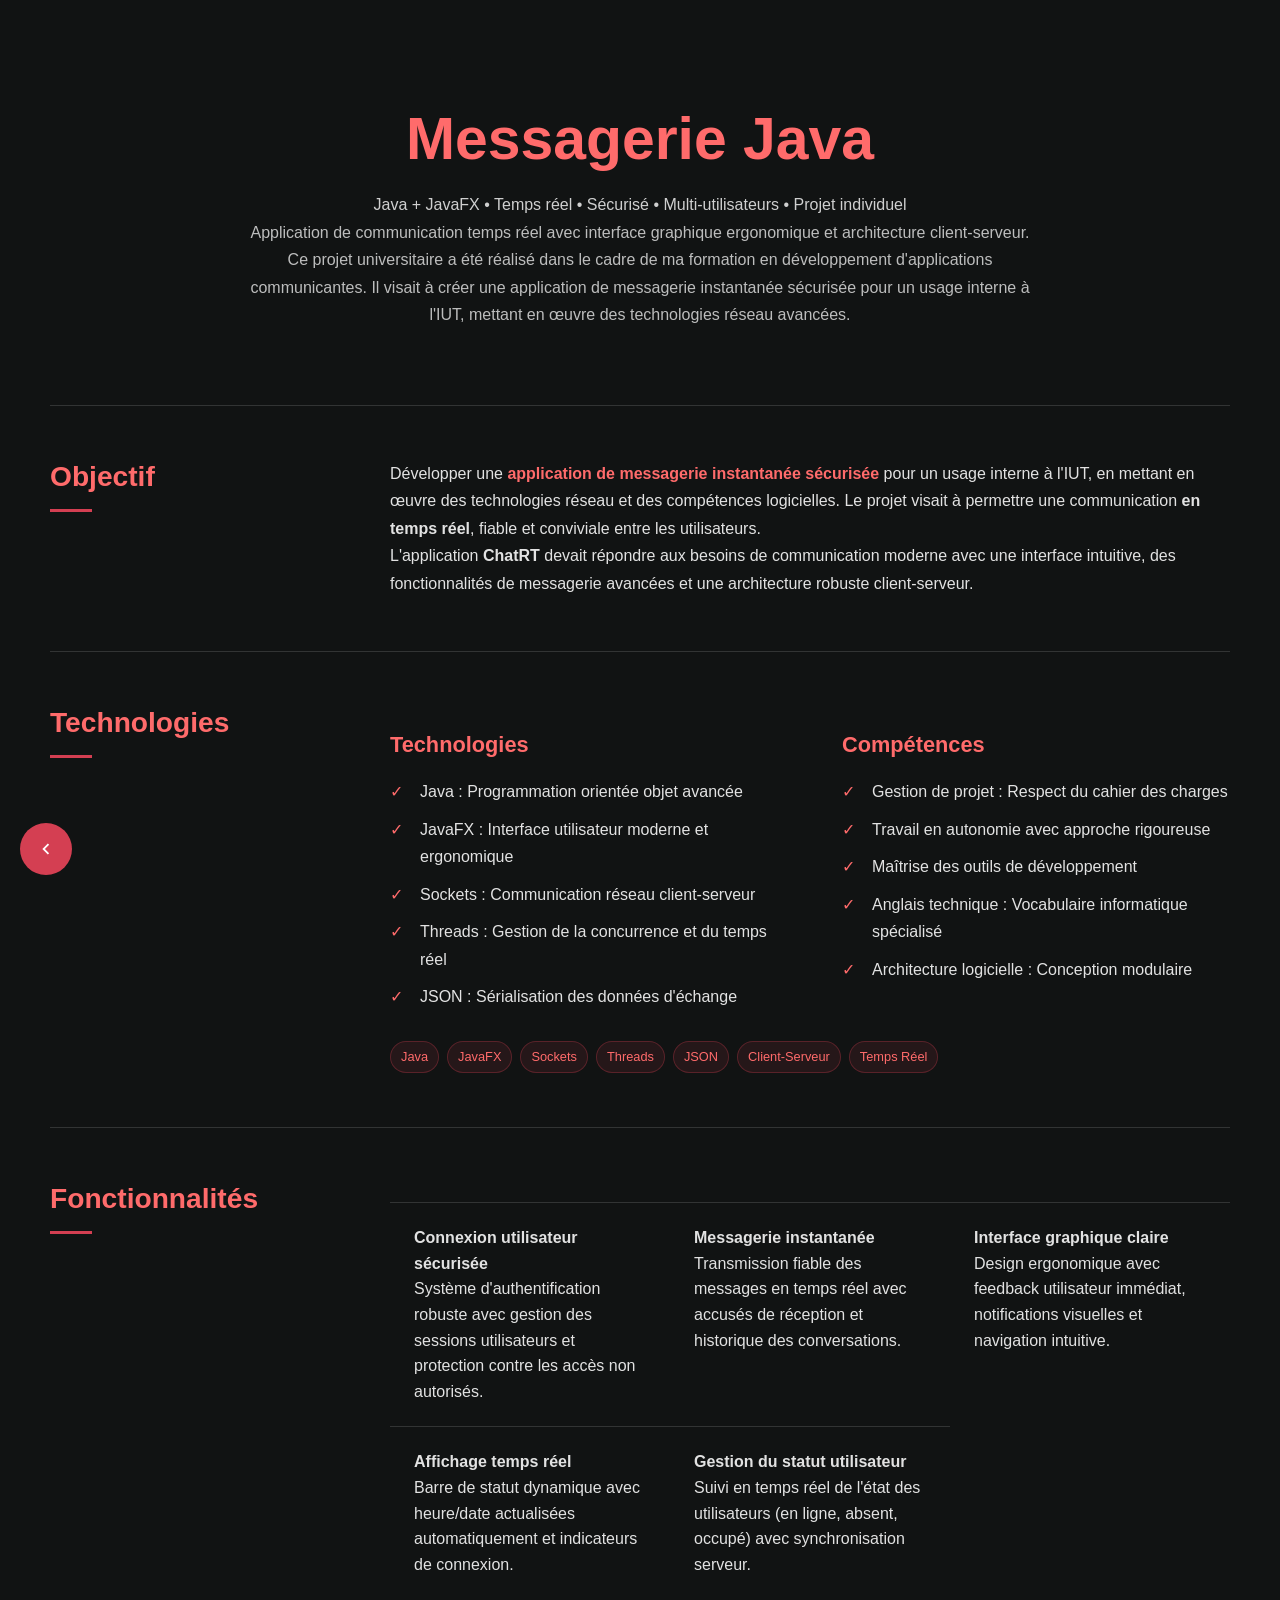
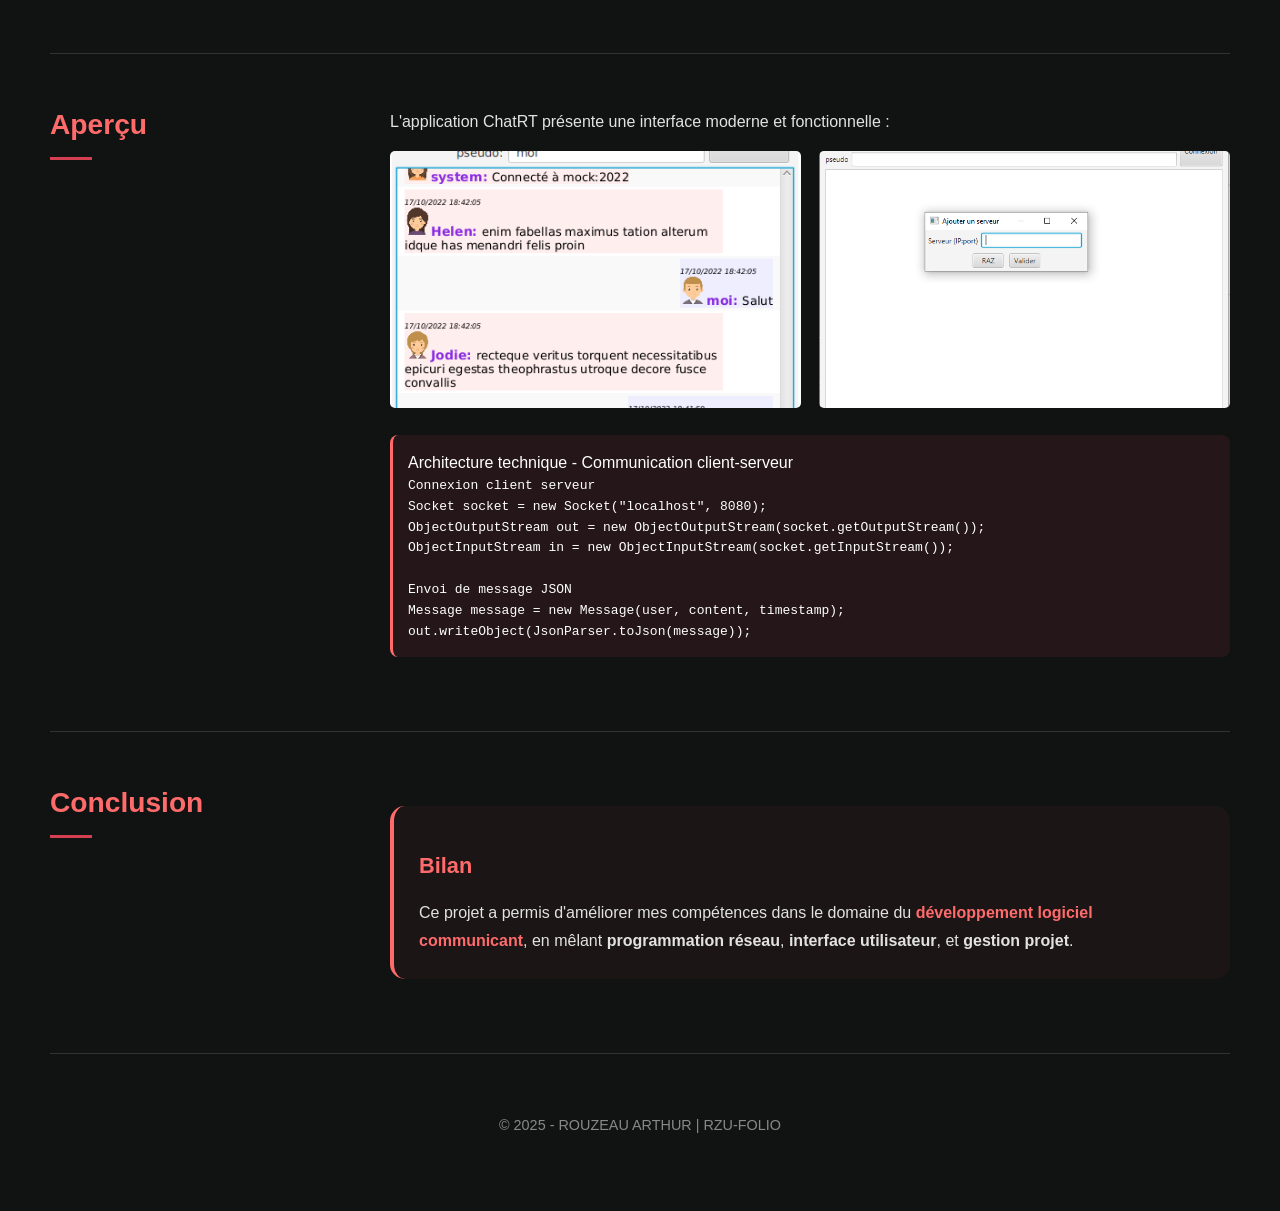
<file: proj_java.html>
<!DOCTYPE html>
<!-- University project website — original structure preserved and progressively maintained. -->
<html lang="fr">
<head>
  <link rel="icon" href="assets/images/favicon.svg" type="image/svg+xml">
  <meta charset="UTF-8">
  <meta name="viewport" content="width=device-width, initial-scale=1.0">
  <title>Projet - Messagerie Instantanée Java</title>
  <link rel="stylesheet" href="assets/styles/root.css?v=4">
  <link rel="stylesheet" href="assets/styles/project-java.css">
    <link rel="stylesheet" href="assets/styles/responsive.css?v=3">
    <link rel="stylesheet" href="assets/styles/project-clean.css?v=16">
    <link rel="stylesheet" href="assets/styles/font-size-project.css?v=2">
</head>
<body>

  <div id="abbr-tooltip" class="abbr-tooltip"></div>

  <section id="intro">
    <div style="background: rgba(212, 63, 82, 0.05); padding: 15px; border-radius: 10px; margin-bottom: 20px; border-left: 3px solid #FF6B6B;">
  <h1>Messagerie Java</h1>
      <p style="font-size: 1.1rem; margin-bottom: 0; color: rgba(255, 255, 255, 0.8);"> Java + JavaFX •  Temps réel •  Sécurisé •  Multi-utilisateurs •  Projet individuel</p>
    </div>

    <p>Application de communication temps réel avec interface graphique ergonomique et architecture client-serveur.</p>
    <p>Ce projet universitaire a été réalisé dans le cadre de ma formation en développement d'applications communicantes. Il visait à créer une application de messagerie instantanée sécurisée pour un usage interne à l'IUT, mettant en œuvre des technologies réseau avancées.</p>
  </section>

  <section id="objectif">
    <h2>Objectif</h2>
    <p>Développer une <span style="color: #FF6B6B; font-weight: bold;">application de messagerie instantanée sécurisée</span> pour un usage interne à l'IUT, en mettant en œuvre des technologies réseau et des compétences logicielles. Le projet visait à permettre une communication <strong>en temps réel</strong>, fiable et conviviale entre les utilisateurs.</p>
    <p>L'application <strong>ChatRT</strong> devait répondre aux besoins de communication moderne avec une interface intuitive, des fonctionnalités de messagerie avancées et une architecture robuste client-serveur.</p>
  </section>

  <section id="technologies">
    <h2>Technologies</h2>

    <div class="project-split">
      <div>
        <h3 style="color: #FF6B6B; margin-bottom: 15px;">Technologies</h3>
        <ul class="custom-checklist">
          <li>Java : Programmation orientée objet avancée</li>
          <li>JavaFX : Interface utilisateur moderne et ergonomique</li>
          <li>Sockets : Communication réseau client-serveur</li>
          <li>Threads : Gestion de la concurrence et du temps réel</li>
          <li>JSON : Sérialisation des données d'échange</li>
        </ul>
      </div>
      <div>
        <h3 style="color: #FF6B6B; margin-bottom: 15px;">Compétences</h3>
        <ul class="custom-checklist">
          <li>Gestion de projet : Respect du cahier des charges</li>
          <li>Travail en autonomie avec approche rigoureuse</li>
          <li>Maîtrise des outils de développement</li>
          <li>Anglais technique : Vocabulaire informatique spécialisé</li>
          <li>Architecture logicielle : Conception modulaire</li>
        </ul>
      </div>
    </div>

    <div class="tech-tags">
      <span class="tech-tag">Java</span>
      <span class="tech-tag">JavaFX</span>
      <span class="tech-tag">Sockets</span>
      <span class="tech-tag">Threads</span>
      <span class="tech-tag">JSON</span>
      <span class="tech-tag">Client-Serveur</span>
      <span class="tech-tag">Temps Réel</span>
    </div>
  </section>

  <section id="fonctionnalités">
    <h2>Fonctionnalités</h2>

    <div class="features-grid">
      <div class="feature-item">
        <div class="feature-title" style="font-weight: bold;">Connexion utilisateur sécurisée</div>
        <div class="feature-desc">
          Système d'authentification robuste avec gestion des sessions utilisateurs et protection contre les accès non autorisés.
        </div>
      </div>

      <div class="feature-item">
        <div class="feature-title" style="font-weight: bold;">Messagerie instantanée</div>
        <div class="feature-desc">
          Transmission fiable des messages en temps réel avec accusés de réception et historique des conversations.
        </div>
      </div>

      <div class="feature-item">
        <div class="feature-title" style="font-weight: bold;">Interface graphique claire</div>
        <div class="feature-desc">
          Design ergonomique avec feedback utilisateur immédiat, notifications visuelles et navigation intuitive.
        </div>
      </div>

      <div class="feature-item">
        <div class="feature-title" style="font-weight: bold;">Affichage temps réel</div>
        <div class="feature-desc">
          Barre de statut dynamique avec heure/date actualisées automatiquement et indicateurs de connexion.
        </div>
      </div>

      <div class="feature-item">
        <div class="feature-title" style="font-weight: bold;">Gestion du statut utilisateur</div>
        <div class="feature-desc">
          Suivi en temps réel de l'état des utilisateurs (en ligne, absent, occupé) avec synchronisation serveur.
        </div>
      </div>
    </div>
  </section>

  <section id="aperçu">
    <h2>Aperçu</h2>
    <p>L'application ChatRT présente une interface moderne et fonctionnelle :</p>

    <div class="gallery">
      <div>
        <img src="assets/images/ChatRT.png" alt="Interface principale ChatRT">
      </div>
      <div>
        <img src="assets/images/ChatRT_serveur.png" alt="Application ChatRT complète">
      </div>
    </div>

    <div class="code-block">
      <div class="code-header">Architecture technique - Communication client-serveur</div>
      Connexion client serveur<br>
      Socket socket = new Socket("localhost", 8080);<br>
      ObjectOutputStream out = new ObjectOutputStream(socket.getOutputStream());<br>
      ObjectInputStream in = new ObjectInputStream(socket.getInputStream());<br><br>
      Envoi de message JSON<br>
      Message message = new Message(user, content, timestamp);<br>
      out.writeObject(JsonParser.toJson(message));
    </div>
  </section>

  <section id="conclusion">
    <h2>Conclusion</h2>

    <div class="highlight-section">
      <h3 style="color: #FF6B6B; margin-bottom: 15px;">Bilan</h3>
      <p>Ce projet a permis d'améliorer mes compétences  dans le domaine du <span style="color: #FF6B6B; font-weight: bold;">développement logiciel communicant</span>, en mêlant <strong>programmation réseau</strong>, <strong>interface utilisateur</strong>, et <strong>gestion projet</strong>.</p>
    </div>
  </section>

  <div class="footer">
    © 2025 - ROUZEAU ARTHUR | RZU-FOLIO
  </div>

  <script src="assets/scripts/project-java.js"></script>

  <a href="index.html#card-proj-java" class="back-arrow" title="Retour au projet Java">
    <svg xmlns="http://www.w3.org/2000/svg" viewBox="0 0 24 24">
      <path d="M15.41 7.41 14 6l-6 6 6 6 1.41-1.41L10.83 12z"/>
    </svg>
  </a>
</body>
</html>

<!-- Copyright RZU Informatique -->
</file>
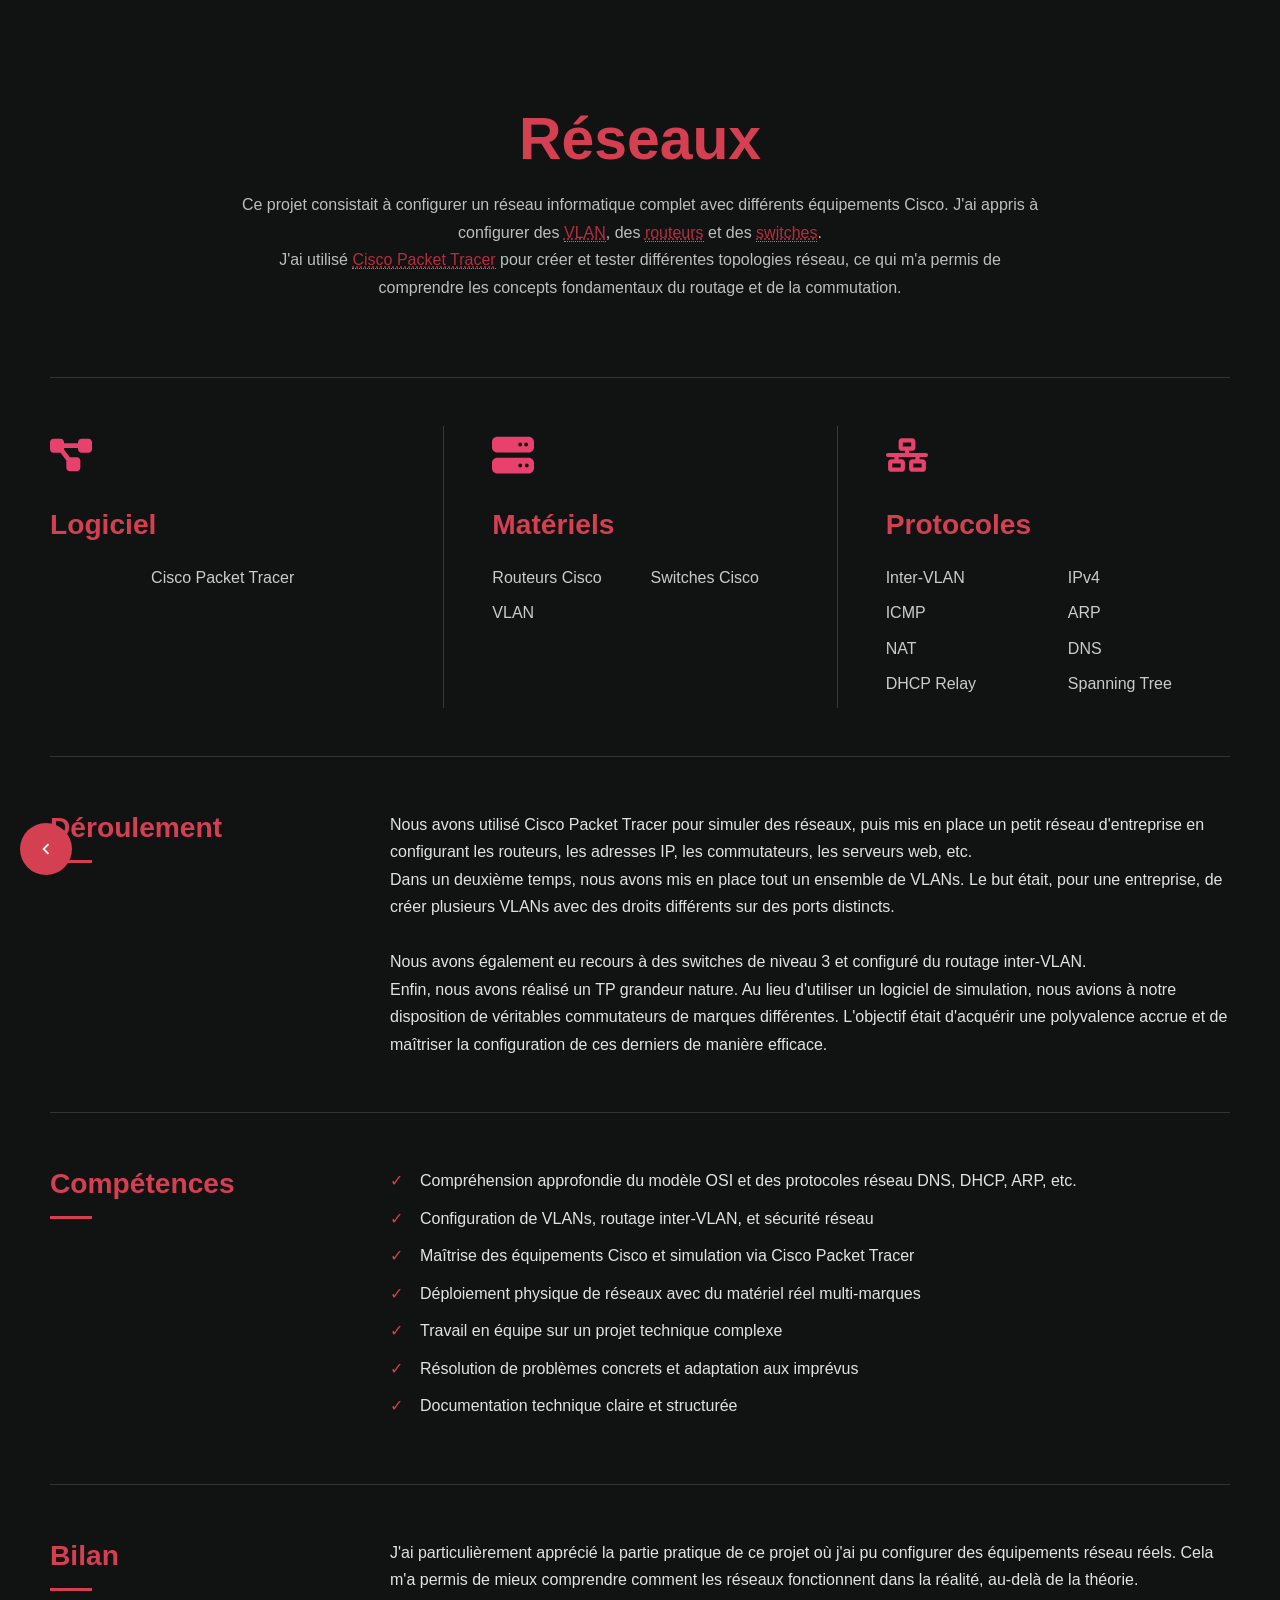
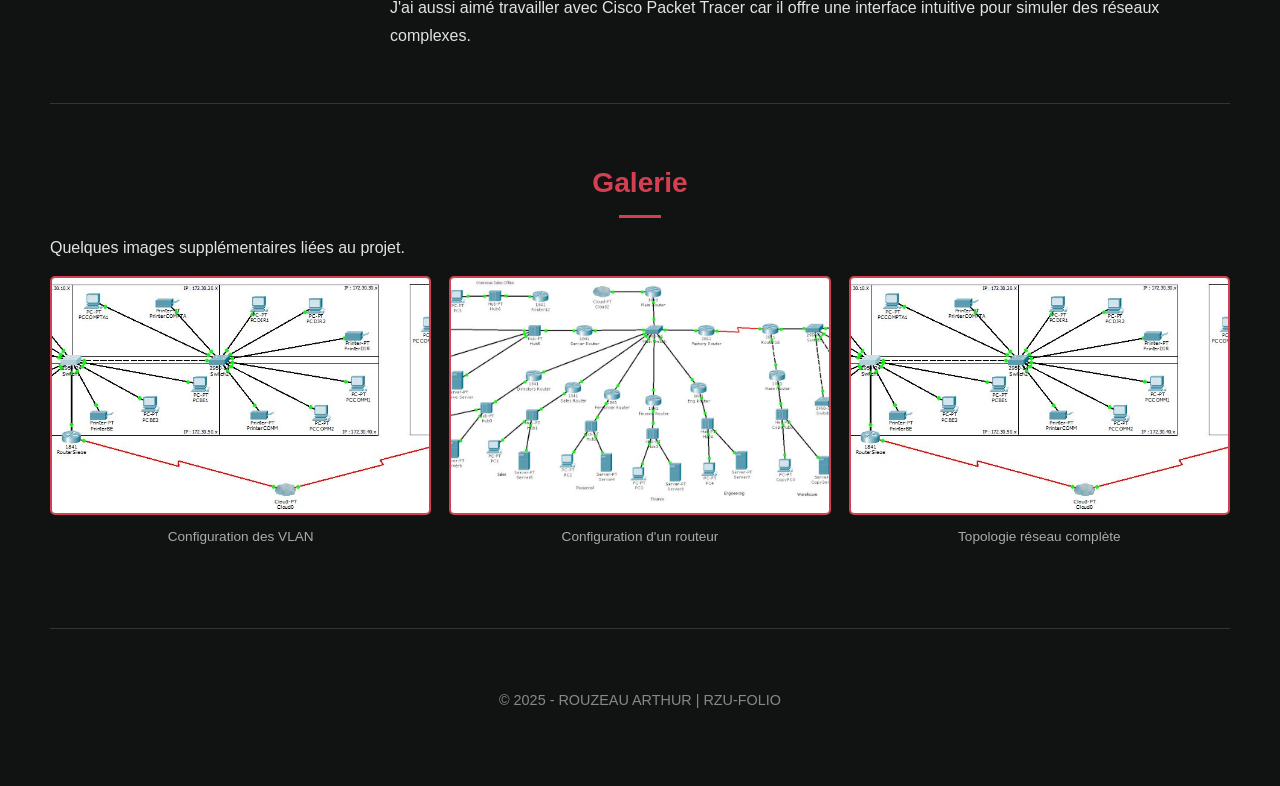
<file: proj_net.html>
<!DOCTYPE html>
<!-- University project website — original structure preserved and progressively maintained. -->
<html lang="fr">
<head>
  <link rel="icon" href="assets/images/favicon.svg" type="image/svg+xml">
  <meta charset="UTF-8" />
  <meta name="viewport" content="width=device-width, initial-scale=1.0" />
  <title>Projet - Initialisation aux réseaux informatiques</title>
  <link rel="stylesheet" href="assets/styles/root.css?v=4">
  <link rel="stylesheet" href="assets/styles/project.css">
    <link rel="stylesheet" href="assets/styles/responsive.css?v=3">
    <link rel="stylesheet" href="assets/styles/project-clean.css?v=16">
    <link rel="stylesheet" href="assets/styles/font-size-project.css?v=2">
</head>
<body>

  <div id="abbr-tooltip" class="abbr-tooltip"></div>

  <section id="intro">
    <h1>Réseaux</h1>
    <p>Ce projet consistait à configurer un réseau informatique complet avec différents équipements Cisco. J'ai appris à configurer des <abbr data-title="Virtual Local Area Network: Un réseau local virtuel qui permet de segmenter un réseau physique en plusieurs réseaux logiques.">VLAN</abbr>, des <abbr data-title="Un routeur est un équipement réseau qui achemine les paquets entre différents réseaux.">routeurs</abbr> et des <abbr data-title="Un commutateur réseau est un équipement qui permet de connecter plusieurs appareils dans un réseau local.">switches</abbr>.</p>
    <p>J'ai utilisé <abbr data-title="Logiciel de simulation de réseau développé par Cisco.">Cisco Packet Tracer</abbr> pour créer et tester différentes topologies réseau, ce qui m'a permis de comprendre les concepts fondamentaux du routage et de la commutation.</p>
  </section>

  <section id="outils-technologies" class="project-toolkit" aria-label="Outils et technologies">
    <div class="tool-columns">
      <div class="tool-group">
        <img src="assets/images/project-icons/diagram-project.svg" alt="" aria-hidden="true">
        <h2>Logiciel</h2>
        <ul><li>Cisco Packet Tracer</li></ul>
      </div>
      <div class="tool-group">
        <img src="assets/images/project-icons/server.svg" alt="" aria-hidden="true">
        <h2>Matériels</h2>
        <ul><li>Routeurs Cisco</li><li>Switches Cisco</li><li>VLAN</li></ul>
      </div>
      <div class="tool-group">
        <img src="assets/images/project-icons/network-wired.svg" alt="" aria-hidden="true">
        <h2>Protocoles</h2>
        <ul class="protocol-list"><li>Inter-VLAN</li><li>IPv4</li><li>ICMP</li><li>ARP</li><li>NAT</li><li>DNS</li><li>DHCP Relay</li><li>Spanning Tree</li></ul>
      </div>
    </div>
  </section>

  <section id="projet">
    <h2>Déroulement</h2>
    <p>Nous avons utilisé Cisco Packet Tracer pour simuler des réseaux, puis mis en place un petit réseau d'entreprise en configurant les routeurs, les adresses IP, les commutateurs, les serveurs web, etc. </p>
    <p>Dans un deuxième temps, nous avons mis en place tout un ensemble de VLANs. Le but était, pour une entreprise, de créer plusieurs VLANs avec des droits différents sur des ports distincts. <br/><br/>Nous avons également eu recours à des switches de niveau 3 et configuré du routage inter-VLAN.</p>
    <p> Enfin, nous avons réalisé un TP grandeur nature. Au lieu d'utiliser un logiciel de simulation, nous avions à notre disposition de véritables commutateurs de marques différentes. L'objectif était d'acquérir une polyvalence accrue et de maîtriser la configuration de ces derniers de manière efficace. </p>
  </section>

  <section id="competences">
    <h2>Compétences</h2>
    <ul class="custom-checklist">
      <li>Compréhension approfondie du modèle OSI et des protocoles réseau DNS, DHCP, ARP, etc.</li>
      <li>Configuration de VLANs, routage inter-VLAN, et sécurité réseau</li>
      <li>Maîtrise des équipements Cisco et simulation via Cisco Packet Tracer</li>
      <li>Déploiement physique de réseaux avec du matériel réel multi-marques</li>
      <li>Travail en équipe sur un projet technique complexe</li>
      <li>Résolution de problèmes concrets et adaptation aux imprévus</li>
      <li>Documentation technique claire et structurée</li>
    </ul>
  </section>

  <section id="appréciation">
    <h2>Bilan</h2>
    <p>J'ai particulièrement apprécié la partie pratique de ce projet où j'ai pu configurer des équipements réseau réels. Cela m'a permis de mieux comprendre comment les réseaux fonctionnent dans la réalité, au-delà de la théorie.</p>
    <p>J'ai aussi aimé travailler avec Cisco Packet Tracer car il offre une interface intuitive pour simuler des réseaux complexes.</p>
  </section>

  <section id="galerie">
    <h2>Galerie</h2>
    <p>Quelques images supplémentaires liées au projet.</p>

    <div class="gallery">
      <div>
        <img src="assets/images/vlan.jpeg" alt="Configuration VLAN" onclick="showFullscreen(this)">
        <div class="gallery-caption">Configuration des VLAN</div>
      </div>
      <div>
        <img src="assets/images/big2.jpg" alt="Configuration routeur" onclick="showFullscreen(this)">
        <div class="gallery-caption">Configuration d'un routeur</div>
      </div>
      <div>
        <img src="assets/images/big.jpeg" alt="Topologie réseau" onclick="showFullscreen(this)">
        <div class="gallery-caption">Topologie réseau complète</div>
      </div>
    </div>
  </section>

  <div class="footer" style="text-align: center; font-size: 0.9em; color: #888; margin-top: 40px;">
    © 2025 - ROUZEAU ARTHUR | RZU-FOLIO
  </div>

  <div id="fullscreen-viewer" style="display: none;">
    <img alt="" onclick="hideFullscreen()">
  </div>

  <script src="assets/scripts/project.js?v=2"></script>

  <a href="index.html#card-proj-net" class="back-arrow" title="Retour au projet Réseaux">
    <svg xmlns="http://www.w3.org/2000/svg" viewBox="0 0 24 24">
      <path d="M15.41 7.41 14 6l-6 6 6 6 1.41-1.41L10.83 12z"/>
    </svg>
  </a>
</body>
</html>

<!-- Copyright RZU Informatique -->
</file>
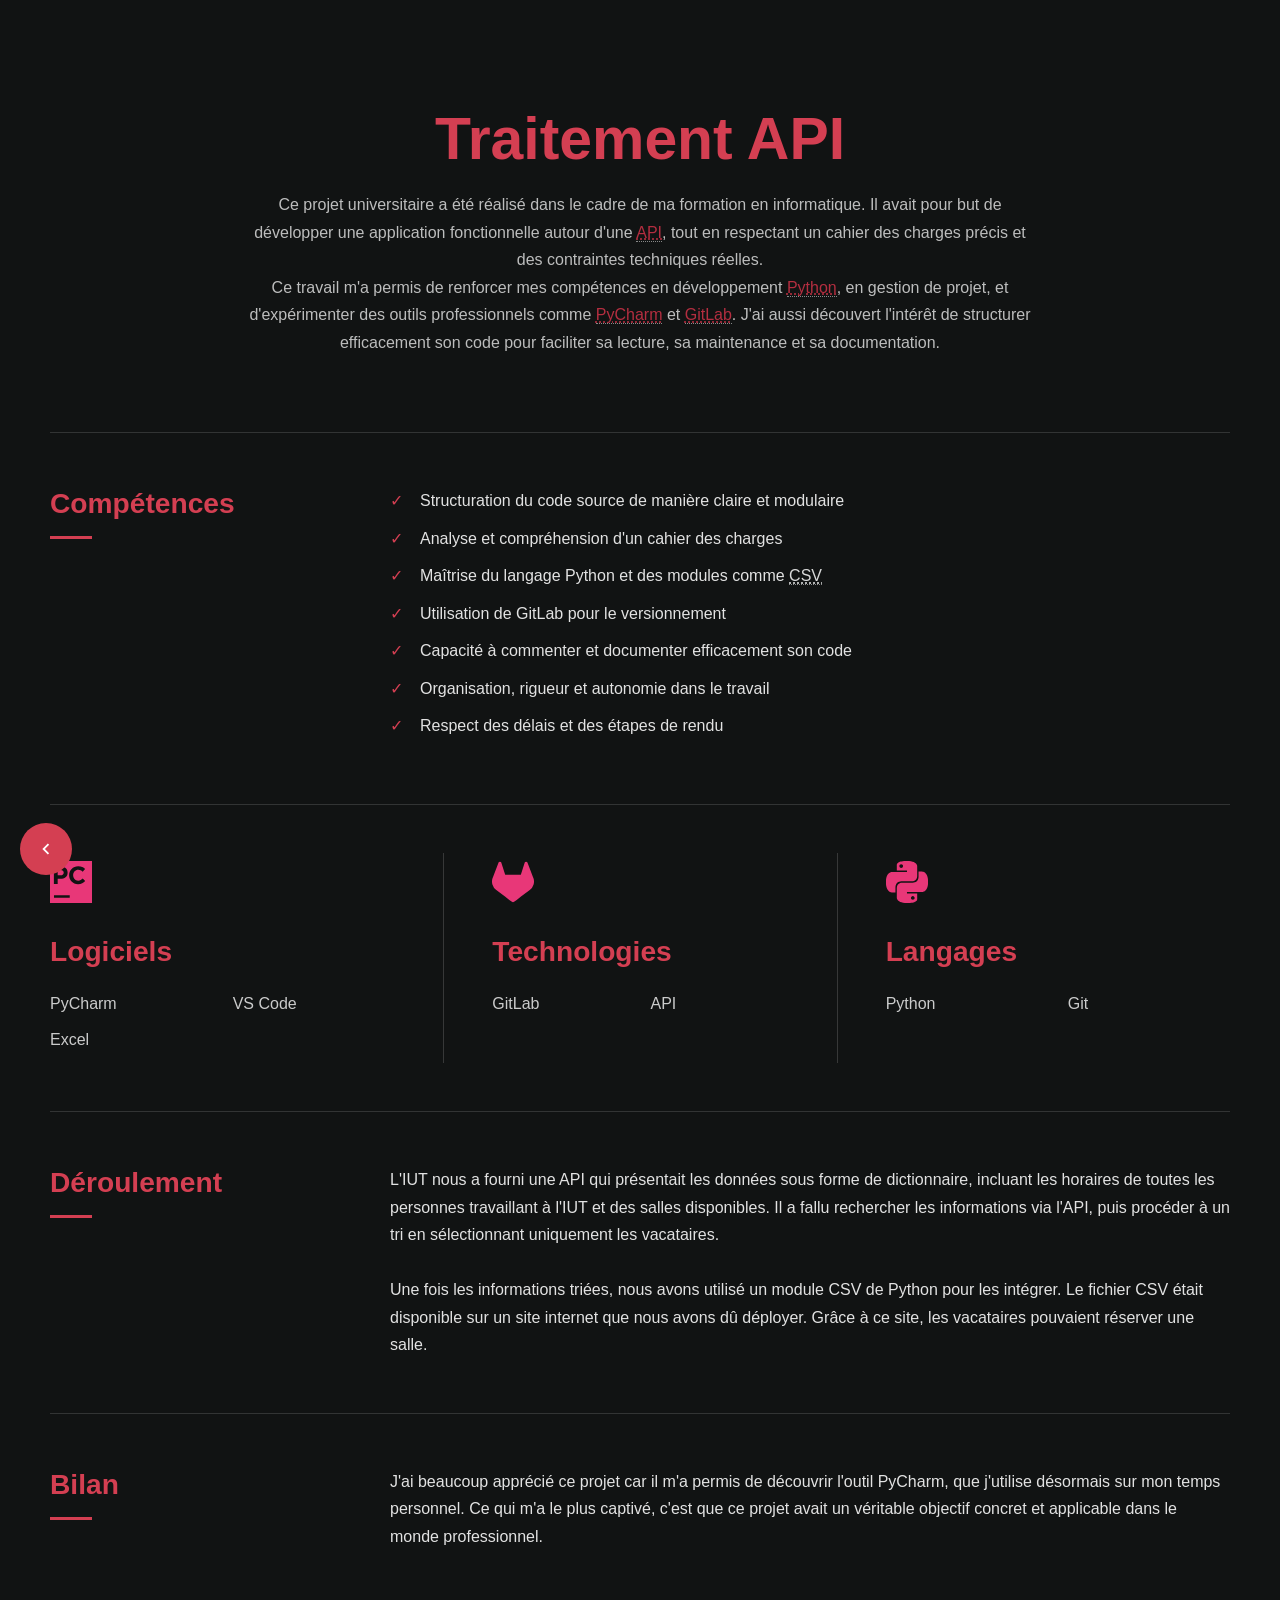
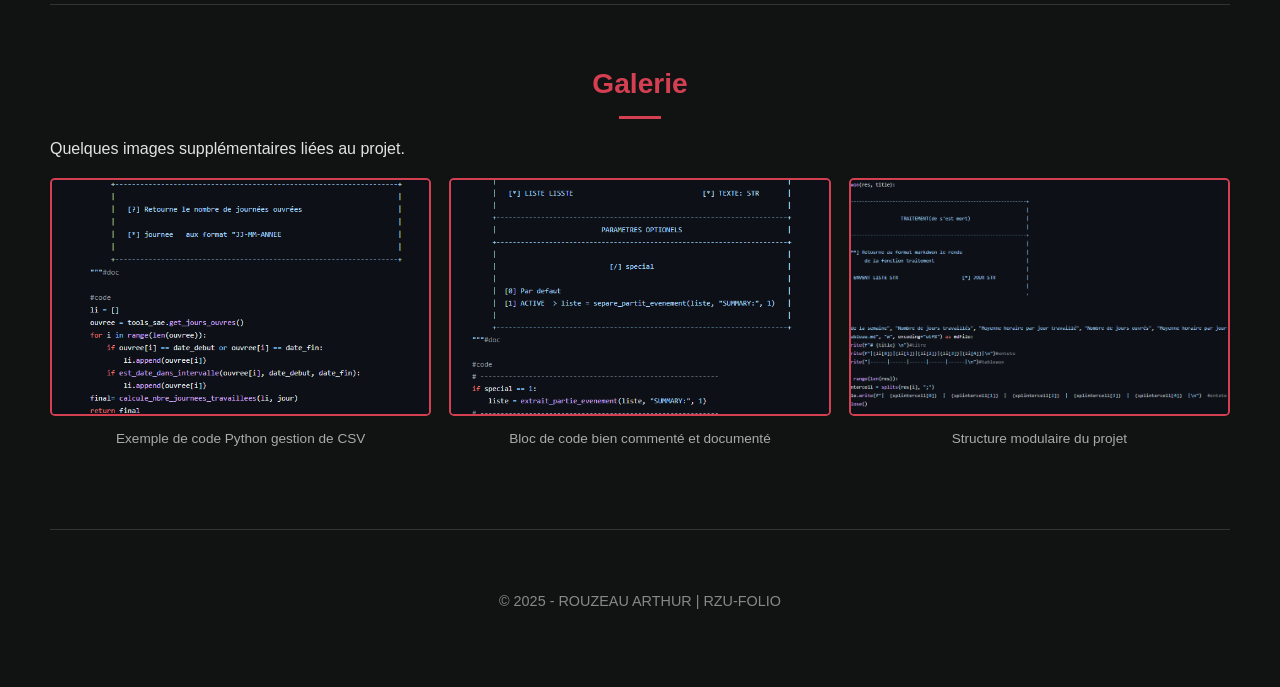
<file: proj_prog.html>
<!DOCTYPE html>
<!-- University project website — original structure preserved and progressively maintained. -->
<html lang="fr">
<head>
  <link rel="icon" href="assets/images/favicon.svg" type="image/svg+xml">
  <meta charset="UTF-8" />
  <meta name="viewport" content="width=device-width, initial-scale=1.0" />
  <title>Projet - Traitement de données</title>
  <link rel="stylesheet" href="assets/styles/root.css?v=4">
  <link rel="stylesheet" href="assets/styles/project.css">
    <link rel="stylesheet" href="assets/styles/responsive.css?v=3">
    <link rel="stylesheet" href="assets/styles/project-clean.css?v=16">
    <link rel="stylesheet" href="assets/styles/font-size-project.css?v=2">
</head>
<body>

  <div id="abbr-tooltip" class="abbr-tooltip"></div>

  <section id="intro">
    <h1>Traitement API</h1>
    <p>Ce projet universitaire a été réalisé dans le cadre de ma formation en informatique. Il avait pour but de développer une application fonctionnelle autour d'une <abbr data-title="Application Programming Interface: Interface permettant à différents logiciels de communiquer entre eux.">API</abbr>, tout en respectant un cahier des charges précis et des contraintes techniques réelles.</p>
    <p>Ce travail m'a permis de renforcer mes compétences en développement <abbr data-title="Langage de programmation polyvalent.">Python</abbr>, en gestion de projet, et d'expérimenter des outils professionnels comme <abbr data-title="Environnement de développement intégré pour Python.">PyCharm</abbr> et <abbr data-title="Système de contrôle de version distribué.">GitLab</abbr>. J'ai aussi découvert l'intérêt de structurer efficacement son code pour faciliter sa lecture, sa maintenance et sa documentation.</p>
  </section>

  <section id="competences">
    <h2>Compétences</h2>
    <ul class="custom-checklist">
      <li>Structuration du code source de manière claire et modulaire</li>
      <li>Analyse et compréhension d'un cahier des charges</li>
      <li>Maîtrise du langage Python et des modules comme <abbr data-title="Comma-Separated Values: Format de fichier pour les données tabulaires.">CSV</abbr></li>
      <li>Utilisation de GitLab pour le versionnement</li>
      <li>Capacité à commenter et documenter efficacement son code</li>
      <li>Organisation, rigueur et autonomie dans le travail</li>
      <li>Respect des délais et des étapes de rendu</li>
    </ul>
  </section>

  <section id="outils" class="project-toolkit" aria-labelledby="outils-title">
    <h2 id="outils-title" class="visually-hidden">Outils</h2>
    <div class="tool-columns">
      <div class="tool-group">
        <img src="assets/images/project-icons/pycharm.svg" alt="" aria-hidden="true">
        <h2>Logiciels</h2>
        <ul>
          <li>PyCharm</li>
          <li>VS Code</li>
          <li>Excel</li>
        </ul>
      </div>
      <div class="tool-group">
        <img src="assets/images/project-icons/gitlab.svg" alt="" aria-hidden="true">
        <h2>Technologies</h2>
        <ul>
          <li>GitLab</li>
          <li>API</li>
        </ul>
      </div>
      <div class="tool-group">
        <img src="assets/images/project-icons/python.svg" alt="" aria-hidden="true">
        <h2>Langages</h2>
        <ul>
          <li>Python</li>
          <li>Git</li>
        </ul>
      </div>
    </div>
  </section>

  <section id="projet">
    <h2>Déroulement</h2>
    <p>L'IUT nous a fourni une API qui présentait les données sous forme de dictionnaire, incluant les horaires de toutes les personnes travaillant à l'IUT et des salles disponibles. Il a fallu rechercher les informations via l'API, puis procéder à un tri en sélectionnant uniquement les vacataires.<br/><br/></p>
    <p>Une fois les informations triées, nous avons utilisé un module CSV de Python pour les intégrer. Le fichier CSV était disponible sur un site internet que nous avons dû déployer. Grâce à ce site, les vacataires pouvaient réserver une salle.</p>
  </section>

  <section id="appréciation">
    <h2>Bilan</h2>
    <p>J'ai beaucoup apprécié ce projet car il m'a permis de découvrir l'outil PyCharm, que j'utilise désormais sur mon temps personnel. Ce qui m'a le plus captivé, c'est que ce projet avait un véritable objectif concret et applicable dans le monde professionnel.</p>
  </section>

  <section id="galerie">
    <h2>Galerie</h2>
    <p>Quelques images supplémentaires liées au projet.</p>

    <div class="gallery">
      <div>
        <img src="assets/images/prog2.png" alt="Code Python" onclick="showFullscreen(this)">
        <div class="gallery-caption">Exemple de code Python  gestion de CSV</div>
      </div>
      <div>
        <img src="assets/images/prog1.png" alt="Code commenté" onclick="showFullscreen(this)">
        <div class="gallery-caption">Bloc de code bien commenté et documenté</div>
      </div>
      <div>
        <img src="assets/images/prog3.png" alt="Structure de code" onclick="showFullscreen(this)">
        <div class="gallery-caption">Structure modulaire du projet</div>
      </div>
    </div>
  </section>

  <div class="footer" style="text-align: center; font-size: 0.9em; color: #888; margin-top: 40px;">
    © 2025 - ROUZEAU ARTHUR | RZU-FOLIO
  </div>

  <div id="fullscreen-viewer" style="display: none;">
    <img alt="" onclick="hideFullscreen()">
  </div>

  <script src="assets/scripts/project.js"></script>

  <a href="index.html#card-proj-prog" class="back-arrow" title="Retour au projet Programmation">
    <svg xmlns="http://www.w3.org/2000/svg" viewBox="0 0 24 24">
      <path d="M15.41 7.41 14 6l-6 6 6 6 1.41-1.41L10.83 12z"/>
    </svg>
  </a>
</body>
</html>

<!-- Copyright RZU Informatique -->
</file>
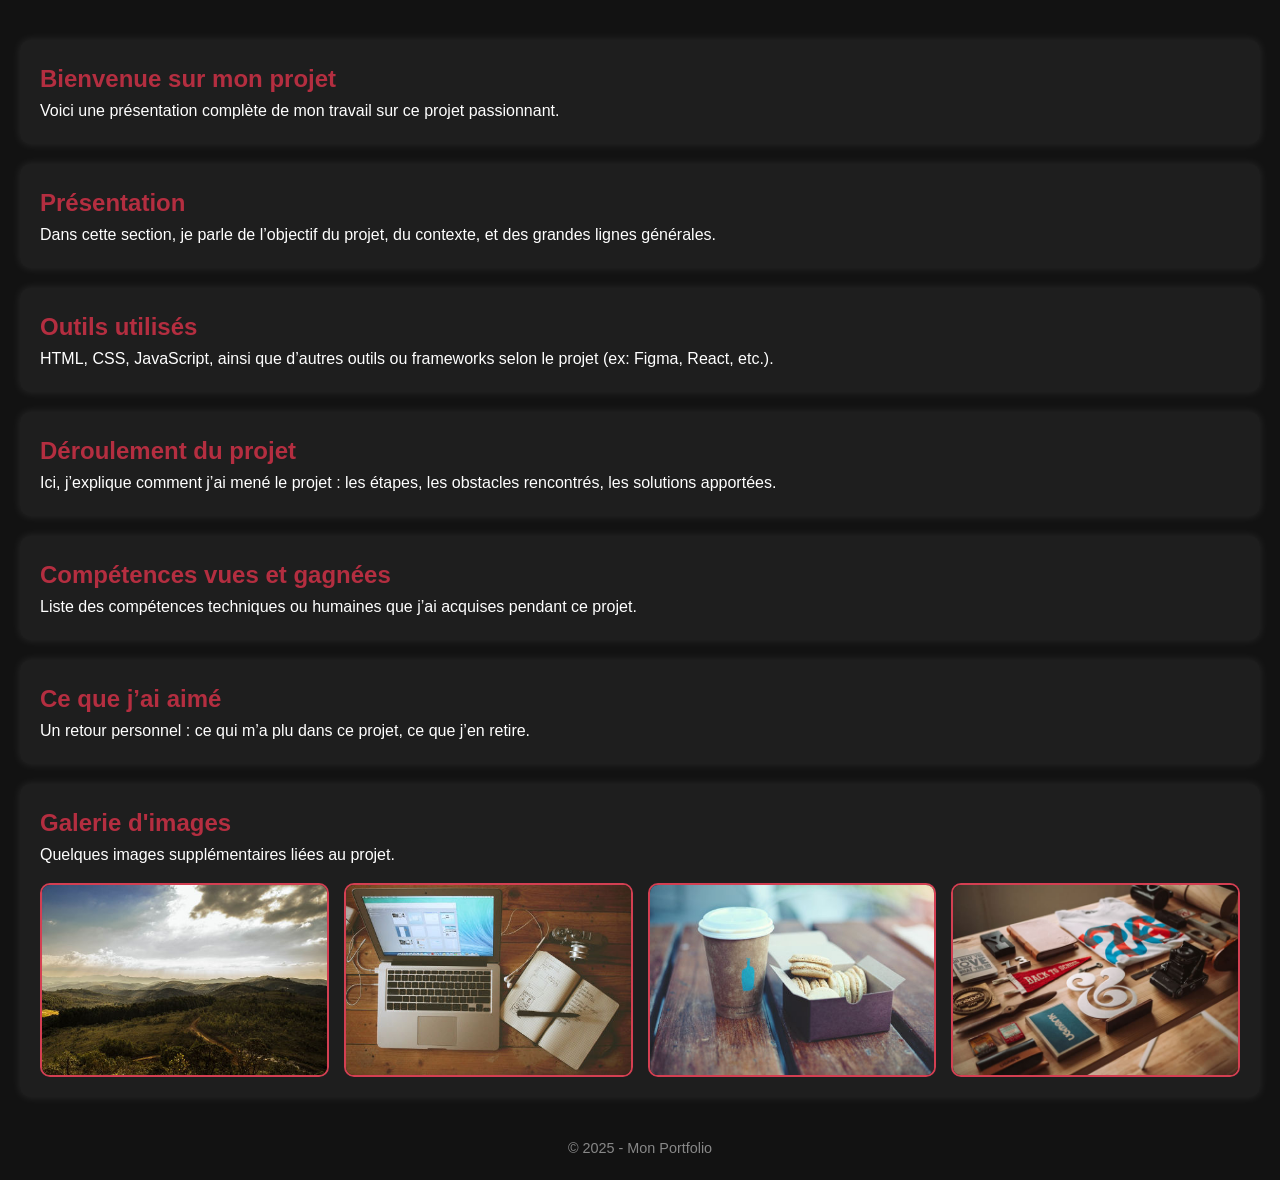
<file: templates.html>
<!DOCTYPE html>
<!-- University project website — original structure preserved and progressively maintained. -->
<html lang="fr">
<head>
  <link rel="icon" href="assets/images/favicon.svg" type="image/svg+xml">
  <meta charset="UTF-8" />
  <meta name="viewport" content="width=device-width, initial-scale=1.0" />
  <title>Mon Projet</title>
  <style>

    * {
      box-sizing: border-box;
      margin: 0;
      padding: 0;
      font-family: 'Arial', sans-serif;
    }

    body {
      background: #121212;
      color: #ffffff;
      line-height: 1.6;
      padding: 20px;
    }

    section {
      background: rgba(255, 255, 255, 0.05);
      margin: 20px 0;
      padding: 20px;
      border-radius: 10px;
      box-shadow: 0 0 10px rgba(255, 255, 255, 0.1);
      opacity: 0;
      transform: translateY(20px);
      animation: fadeInUp 1s ease-out forwards;
    }

    @keyframes fadeInUp {
      to {
        opacity: 1;
        transform: translateY(0);
      }
    }

    h1, h2 {
      color: #b42e40;;
    }

    .image-frame {
      margin-top: 15px;
      border: 2px solid #D43F52;;
      border-radius: 10px;
      overflow: hidden;
      max-width: 100%;
    }

    .image-frame img {
      display: block;
      width: 100%;
      height: auto;
    }

    .gallery {
      display: grid;
      grid-template-columns: repeat(auto-fit, minmax(150px, 1fr));
      gap: 15px;
      margin-top: 15px;
    }

    .gallery img {
      width: 100%;
      height: auto;
      border-radius: 10px;
      border: 2px solid #D43F52;;
    }

    @media (max-width: 600px) {
      section {
        padding: 15px;
      }
    }

    .footer {
      text-align: center;
      font-size: 0.9em;
      color: #888;
      margin-top: 40px;
    }
  </style>
  <link rel="stylesheet" href="assets/styles/responsive.css">
</head>
<body>

  <section id="intro">
    <h1>Bienvenue sur mon projet</h1>
    <p>Voici une présentation complète de mon travail sur ce projet passionnant.</p>
  </section>

  <section id="presentation">
    <h2>Présentation</h2>
    <p>Dans cette section, je parle de l’objectif du projet, du contexte, et des grandes lignes générales.</p>
  </section>

  <section id="outils">
    <h2>Outils utilisés</h2>
    <p>HTML, CSS, JavaScript, ainsi que d’autres outils ou frameworks selon le projet (ex: Figma, React, etc.).</p>
  </section>

  <section id="projet">
    <h2>Déroulement du projet</h2>
    <p>Ici, j’explique comment j’ai mené le projet : les étapes, les obstacles rencontrés, les solutions apportées.</p>
  </section>

  <section id="competences">
    <h2>Compétences vues et gagnées</h2>
    <p>Liste des compétences techniques ou humaines que j’ai acquises pendant ce projet.</p>
  </section>

  <section id="appréciation">
    <h2>Ce que j’ai aimé</h2>
    <p>Un retour personnel : ce qui m’a plu dans ce projet, ce que j’en retire.</p>
  </section>

  <section id="galerie">
    <h2>Galerie d'images</h2>
    <p>Quelques images supplémentaires liées au projet.</p>
    <div class="gallery">
      <img src="assets/images/portfolio-img1.jpg" alt="Galerie 1">
      <img src="assets/images/portfolio-img2.jpg" alt="Galerie 2">
      <img src="assets/images/portfolio-img3.jpg" alt="Galerie 3">
      <img src="assets/images/portfolio-img4.jpg" alt="Galerie 4">
    </div>
  </section>

  <div class="footer">
    © 2025 - Mon Portfolio
  </div>

  <script>
    const sections = document.querySelectorAll("section");

    function showSectionOnScroll() {
      sections.forEach(section => {
        const rect = section.getBoundingClientRect();
        if (rect.top < window.innerHeight - 50) {
          section.style.animationPlayState = "running";
        }
      });
    }

    window.addEventListener("scroll", showSectionOnScroll);
    window.addEventListener("load", showSectionOnScroll);
  </script>
</body>
</html>

<!-- Copyright RZU Informatique -->
</file>
<file: assets/styles/root.css>
/* University project website — original styles preserved and progressively maintained. */
html { -webkit-tap-highlight-color: transparent; }

:root {
    --color-black: #000000;
    --color-project-bg: #121212;
    --color-surface: #1a1a1a;
    --color-text: #999;
    --color-text-soft: #aaa;
    --color-text-muted: #ccc;
    --color-white: #ffffff;
    --color-accent: #D43F52;
    --color-accent-dark: #b42e40;
    --color-accent-hover: #b92f43;
    --color-accent-light: #ff5f7f;
    --color-java-accent: #FF6B6B;
    --font-home-body: 1.1rem;
    --font-home-body-mobile: 1.05rem;
    --font-home-body-mini: 1rem;
    --font-project-body: 1rem;
    --font-project-body-mobile: .95rem;
    --font-project-body-mini: .9rem;
    --font-home-section-title: clamp(2rem, 3vw, 2.75rem);
    --font-home-section-title-mobile: clamp(1.95rem, 7.2vw, 2.45rem);
    --font-home-subtitle: clamp(1.25rem, 2vw, 1.65rem);
    --font-home-subtitle-mobile: clamp(1.18rem, 4.8vw, 1.42rem);
    --font-home-minor-title: clamp(1.1rem, 1.7vw, 1.35rem);
    --font-home-minor-title-mobile: clamp(1.08rem, 4.3vw, 1.28rem);
    --font-project-title: clamp(2.35rem, 4.6vw, 3.75rem);
    --font-project-heading: clamp(1.45rem, 2.2vw, 1.85rem);
    --font-project-subtitle: clamp(1.15rem, 1.7vw, 1.4rem);
    --font-project-title-mobile: clamp(1.9rem, 8vw, 2.3rem);
    --font-project-heading-mobile: clamp(1.32rem, 5.7vw, 1.55rem);
    --font-project-subtitle-mobile: clamp(1.12rem, 4.9vw, 1.32rem);
}

/* Copyright RZU Informatique */
</file>
<file: assets/styles/style.css>
/* University project website — original styles preserved and progressively maintained. */
html, body {
    height: auto !important;
    overflow-x: hidden !important;
    overflow-y: visible !important;
}
body {
    background: var(--color-black);
    color: var(--color-text);
    font-family: 'Raleway', sans-serif;
    font-size: 16px;
    font-weight: 400;
}

#home,
#home .fp-slide,
#home .fp-tableCell, #work,
#work .fp-slide,
#work .fp-tableCell, #about,
#about .fp-slide,
#about .fp-tableCell, #contact,
#contact .fp-slide,
#contact .fp-tableCell, #portfolio,
#portfolio .fp-slide,
#portfolio .fp-tableCell, footer,
footer .fp-slide,
footer .fp-tableCell {
    height: auto !important;
}

h1,h2,h3,h4,h5 {
    color: var(--color-white);
    font-weight: bold;
}

#work, #portfolio, #contact {
    padding-top: 100px;
    padding-bottom: 120px;
}
#about {
    padding-top: 135px;
    padding-bottom: 120px;
}

.rotating {
    display: inline-block;
    -webkit-transform-style: preserve-3d;
    -moz-transform-style: preserve-3d;
    -ms-transform-style: preserve-3d;
    -o-transform-style: preserve-3d;
    transform-style: preserve-3d;
    -webkit-transform: rotateX(0) rotateY(0) rotateZ(0);
    -moz-transform: rotateX(0) rotateY(0) rotateZ(0);
    -ms-transform: rotateX(0) rotateY(0) rotateZ(0);
    -o-transform: rotateX(0) rotateY(0) rotateZ(0);
    transform: rotateX(0) rotateY(0) rotateZ(0);
    -webkit-transition: 0.5s;
    -moz-transition: 0.5s;
    -ms-transition: 0.5s;
    -o-transition: 0.5s;
    transition: 0.5s;
    -webkit-transform-origin-x: 50%;
}
.rotating.flip {
    position: relative;
}
.rotating .front, .rotating .back {
    left: 0;
    top: 0;
    -webkit-backface-visibility: hidden;
    -moz-backface-visibility: hidden;
    -ms-backface-visibility: hidden;
    -o-backface-visibility: hidden;
    backface-visibility: hidden;
}
.rotating .front {
    position: absolute;
    display: inline-block;
    -webkit-transform: translate3d(0,0,1px);
    -moz-transform: translate3d(0,0,1px);
    -ms-transform: translate3d(0,0,1px);
    -o-transform: translate3d(0,0,1px);
    transform: translate3d(0,0,1px);
}
.rotating.flip .front {
    z-index: 1;
}
.rotating .back {
    display: block;
    opacity: 0;
}
.rotating.spin {
    -webkit-transform: rotate(360deg) scale(0);
    -moz-transform: rotate(360deg) scale(0);
    -ms-transform: rotate(360deg) scale(0);
    -o-transform: rotate(360deg) scale(0);
    transform: rotate(360deg) scale(0);
}
.rotating.flip .back {
    z-index: 2;
    display: block;
    opacity: 1;
    -webkit-transform: rotateY(180deg) translate3d(0,0,0);
    -moz-transform: rotateY(180deg) translate3d(0,0,0);
    -ms-transform: rotateY(180deg) translate3d(0,0,0);
    -o-transform: rotateY(180deg) translate3d(0,0,0);
    transform: rotateY(180deg) translate3d(0,0,0);
}
.rotating.flip.up .back {
    -webkit-transform: rotateX(180deg) translate3d(0,0,0);
    -moz-transform: rotateX(180deg) translate3d(0,0,0);
    -ms-transform: rotateX(180deg) translate3d(0,0,0);
    -o-transform: rotateX(180deg) translate3d(0,0,0);
    transform: rotateX(180deg) translate3d(0,0,0);
}
.rotating.flip.cube .front {
    -webkit-transform: translate3d(0,0,100px) scale(0.9,0.9);
    -moz-transform: translate3d(0,0,100px) scale(0.85,0.85);
    -ms-transform: translate3d(0,0,100px) scale(0.85,0.85);
    -o-transform: translate3d(0,0,100px) scale(0.85,0.85);
    transform: translate3d(0,0,100px) scale(0.85,0.85);
}
.rotating.flip.cube .back {
    -webkit-transform: rotateY(180deg) translate3d(0,0,100px) scale(0.9,0.9);
    -moz-transform: rotateY(180deg) translate3d(0,0,100px) scale(0.85,0.85);
    -ms-transform: rotateY(180deg) translate3d(0,0,100px) scale(0.85,0.85);
    -o-transform: rotateY(180deg) translate3d(0,0,100px) scale(0.85,0.85);
    transform: rotateY(180deg) translate3d(0,0,100px) scale(0.85,0.85);
}
.rotating.flip.cube.up .back {
    -webkit-transform: rotateX(180deg) translate3d(0,0,100px) scale(0.9,0.9);
    -moz-transform: rotateX(180deg) translate3d(0,0,100px) scale(0.85,0.85);
    -ms-transform: rotateX(180deg) translate3d(0,0,100px) scale(0.85,0.85);
    -o-transform: rotateX(180deg) translate3d(0,0,100px) scale(0.85,0.85);
    transform: rotateX(180deg) translate3d(0,0,100px) scale(0.85,0.85);
}
  #home {
    background: url('../images/home-bg.png');
    background-size: cover;
    background-repeat: no-repeat;
    padding-top: 120px;
    padding-bottom: 140px;
    text-align: center;
}
#home h1 {
    border: 2px solid var(--color-accent);
    color: var(--color-accent);
    display: inline-block;
    letter-spacing: 6px;
    padding: 25px 35px;
    margin: 30px 0;
}
#home h2 {
    padding-bottom: 10px;
}
#home .btn {
    background: transparent;
    border: 2px solid var(--color-white);
    color: var(--color-white);
    font-size: 16px;
    font-weight: bold;
    width: 180px;
    height: 60px;
    margin-top: 40px;
    padding-top: 18px;
    transition: all 0.4s ease-in-out;
}
#home .btn:hover {
    background: var(--color-accent);
    border-color: transparent;
}

#work {
    background: var(--color-surface);
}
#work h2 {
    text-align: center;
}
#work .media {
    margin-top: 30px;
}
#work .media .fa {
    border: 2px solid var(--color-white);
    border-radius: 50%;
    color: var(--color-accent);
    font-size: 24px;
    margin-right: 24px;
    width: 60px;
    height: 60px;
    line-height: 55px;
    text-align: center;
    vertical-align: middle;
    transition: all 0.4s ease-in;
}
#work .media .fa:hover {
    background: var(--color-white);
    cursor: pointer;
}
#work .media .media-heading {
    font-weight: 600;
    font-size: 20px;
    padding-bottom: 10px;
}

#about h4 {
    padding: 15px 0;
    color: var(--color-accent);
}
#about .progress {
    border-radius: 4px;
    background: var(--color-white);
    height: 4px;
}
#about .progress .progress-bar-danger {
    background: var(--color-accent);
}
#about .text-top {
    padding-top: 50px;
}
#about span {
    color: var(--color-white);
    font-weight: bold;
    display: block;
    padding-bottom: 6px;
}
#about small {
    font-weight: bold;
    float: right;
}
  .portfolio-thumb img {
    max-height: 220px;
    object-fit: cover;
    width: 100%;
    border-radius: 8px;
}
#portfolio {
    background: var(--color-surface);
    text-align: center;
}
#portfolio h2 {
    padding-bottom: 30px;
}
#portfolio .portfolio-thumb {
    overflow: hidden;
    position: relative;
    margin-bottom: 30px;
    -webkit-tap-highlight-color: transparent;
    outline: 0;
}
#portfolio a,
#portfolio a:hover,
#portfolio a:focus,
#portfolio a:active {
    outline: 0;
    text-decoration: none;
    background: transparent;
    -webkit-tap-highlight-color: transparent;
}
#portfolio .portfolio-thumb,
#portfolio .portfolio-thumb:focus,
#portfolio .portfolio-thumb:active,
#portfolio .portfolio-thumb * {
    outline: 0;
}
#portfolio .portfolio-thumb .portfolio-overlay {
    background: var(--color-accent);
    top: 0;
    left: 0;
    right: 0;
    bottom: 0;
    opacity: 0;
    width: 100%;
    height: 100%;
    position: absolute;
    display: flex;
    flex-direction: column;
    align-items: center;
    justify-content: center;
    box-sizing: border-box;
    padding: clamp(12px, 3vw, 28px);
    text-align: center;
    transition: opacity 0.3s ease-in-out;
}
#portfolio .portfolio-thumb:hover .portfolio-overlay {
    cursor: pointer;
    opacity: 0.9;
}

#portfolio .portfolio-thumb .portfolio-overlay h4,
#portfolio .portfolio-thumb .portfolio-overlay h5 {
    max-width: 24ch;
    margin: 4px auto;
    padding: 0;
    color: var(--color-white);
    font-size: clamp(0.95rem, 2vw, 1.35rem);
    line-height: 1.25;
    text-align: center;
}

.portfolio-alt-card {
    padding: 40px 25px;
    border: 2px solid var(--color-java-accent);
    border-radius: 12px;
    background: rgba(255, 255, 255, 0.05);
    text-align: center;
    transition: opacity 0.4s ease, transform 0.4s ease;
    will-change: transform;
}

.portfolio-alt-card:hover {
    opacity: 0.85;
    transform: scale(1.03) translateY(-5px);
}

.alt-btn {
    padding: 14px 32px;
    border: 0;
    border-radius: 30px;
    outline: 0;
    background-color: var(--color-accent);
    color: var(--color-white);
    font-size: 1rem;
    cursor: pointer;
    transition: transform 0.3s ease, box-shadow 0.3s ease;
}

.portfolio-alt-card:hover .alt-btn {
    transform: translateY(-1px);
    box-shadow: none;
}
  #contact address {
    padding-bottom: 18px;
}
#contact .contact-title {
    font-size: 24px;
    font-weight: bold;
    padding-bottom: 20px;
    color: var(--color-white);
}
#contact .fa {
    border: 2px solid var(--color-white);
    border-radius: 50%;
    color: var(--color-accent);
    width: 50px;
    height: 50px;
    line-height: 45px;
    text-align: center;
    margin-right: 20px;
}
#contact .form-control {
    background: transparent;
    border: 2px solid var(--color-text);
    border-radius: 0;
    box-shadow: none;
    color: var(--color-white);
    margin-bottom: 20px;
}
#contact input {
    height: 50px;
}
#contact input[type="submit"] {
    background: var(--color-accent);
    border: 2px solid transparent;
    color: var(--color-white);
    font-weight: bold;
    transition: all 0.4s ease-in-out;
}
#contact input[type="submit"]:hover {
    background: var(--color-white);
    color: var(--color-accent);
}

footer {
    border-top: 1px solid #090909;
    text-align: center;
    padding-top: 40px;
    padding-bottom: 20px;
}
footer hr {
    width: 100px;
}

.social-icon {
    position: relative;
    padding: 0;
    margin: 0;
}
.social-icon li {
    display: inline-block;
    list-style: none;
}
.social-icon li a {
    border-radius: 50%;
    color: #606060;
    text-decoration: none;
    transition: all 0.4s ease-in-out;
    text-align: center;
    margin-right: 10px;
}
.social-icon li a:hover {
    color: var(--color-accent);
}
  .soft-skills ul {
    display: flex;
    flex-wrap: wrap;
    gap: 10px 30px;
    list-style: none;
    padding: 0;
    margin: 0;
}
.soft-skills ul li {
    flex: 1 1 45%;
     font-size: 16px;
    color: var(--color-text-muted);
    line-height: 1.6;
    position: relative;
    padding-left: 20px;
}
.soft-skills ul li::before {
    content: "•";
    position: absolute;
    left: 0;
    color: #f04;

}
.techniques-title {
    margin-bottom: 22px;
    line-height: 1.15;
}
.skills-link {
    display: inline-flex;
    align-items: center;
    justify-content: center;
    min-height: 46px;
    padding: 0 22px;
    border: 1px solid rgba(255, 255, 255, 0.2);
    border-radius: 999px;
    background: var(--color-accent);
    color: var(--color-white);
    font-weight: 700;
    text-decoration: none;
    box-shadow: none;
    transition: transform 0.25s ease, background-color 0.25s ease, box-shadow 0.25s ease;
}
.skills-link:hover,
.skills-link:focus {
    background: var(--color-accent-hover);
    color: var(--color-white);
    text-decoration: none;
    transform: translateY(-1px);
    box-shadow: none;
}
#zoom ul {
    list-style: none;
     padding-left: 0;

}

#zoom .container {
    width: calc(100% - 64px);
    max-width: 1080px;
}
#zoom ul li::before {
    content: "✔ ";
     color: var(--color-accent-dark);
     font-weight: bold;
    margin-right: 5px;
}
@keyframes fadeInUp {
    from {
    opacity: 0;
    transform: translateY(30px);
}
to {
    opacity: 1;
    transform: translateY(0);
}

}
@keyframes slideInLeft {
    from {
    opacity: 0;
    transform: translateX(-50px);
}
to {
    opacity: 1;
    transform: translateX(0);
}

}
@keyframes slideInRight {
    from {
    opacity: 0;
    transform: translateX(50px);
}
to {
    opacity: 1;
    transform: translateX(0);
}

}
.animated {
    opacity: 0;
    animation-fill-mode: forwards;
}
.fade-in-up {
    animation: fadeInUp 1s ease forwards;
}
.slide-in-left {
    animation: slideInLeft 1s ease forwards;
}
.slide-in-right {
    animation: slideInRight 1s ease forwards;
}
@keyframes bounceIn {
    0% {
    opacity: 0;
    transform: translateY(40px);
}
60% {
    transform: translateY(-10px);
}
80% {
    transform: translateY(5px);
}
100% {
    opacity: 1;
    transform: translateY(0);
}

}
.nav-indicators {
    position: fixed;
    top: 50%;
    right: 20px;
    transform: translateY(-50%);
    z-index: 999;
    display: flex;
    flex-direction: column;
    gap: 12px;
}
.nav-indicators .nav-link {
    width: 14px;
    height: 14px;
    background-color: var(--color-text-soft);
    border-radius: 50%;
     display: block;
    transition: background-color 0.3s ease, transform 0.3s ease;
}
.nav-indicators .nav-link:hover,
.nav-indicators .nav-link.active {
    background-color: var(--color-accent);
    transform: scale(1.2);
}

@media (max-width: 767px) {
    #zoom .container {
        width: calc(100% - 36px);
    }
}

@media (hover: none) and (pointer: coarse) {
  #portfolio .portfolio-thumb .portfolio-overlay {
    opacity: 0.8 !important;
    transform: none !important;
    pointer-events: auto !important;
    display: flex !important;
    align-items: center !important;
    justify-content: center !important;
    padding: 10px;
    position: absolute;
    top: 0;
    left: 0;
    right: 0;
    bottom: 0;
    width: 100%;
    height: 100%;
    box-sizing: border-box;
    border-radius: 8px;
  }

  #portfolio .portfolio-thumb .portfolio-overlay h4,
  #portfolio .portfolio-thumb .portfolio-overlay h5 {
    color: white;
    text-align: center;
    margin: 6px 0;
    padding: 4px;
    line-height: 1.3;
  }
}

/* Copyright RZU Informatique */
</file>
<file: assets/styles/responsive.css>
/* University project website — original styles preserved and progressively maintained. */
@media (hover:none) and (pointer:coarse){#home h1,h2{color:var(--color-white)}#home h1,h2,h3{text-align:center}#home h1{font-size:2em;letter-spacing:4px;background:rgba(212,63,82,.1);padding:20px 30px;margin:20px auto;border-radius:12px;border:2px solid var(--color-accent);text-shadow:0 0 4px rgba(0,0,0,.6)}h2{font-size:1.6em;background-color:rgba(255,255,255,.05);padding:10px 15px;border-radius:8px;margin-top:30px}h3{font-size:1.3em;font-weight:700;color:#f0f0f0;margin-top:20px}section{padding-top:50px;padding-bottom:50px}#home .btn{font-size:1.1em;height:50px;width:160px;padding-top:12px}.rotate{display:none!important}.static-tt{display:block;font-size:1em;color:var(--color-white);background-color:rgba(0,0,0,.4);padding:12px 18px;margin:30px auto 20px;text-align:center;border-left:4px solid var(--color-accent);border-right:4px solid var(--color-accent);border-radius:8px;max-width:90%;box-shadow:0 0 10px rgba(212,63,82,.3);letter-spacing:1px}#home{background-attachment:scroll!important}.portfolio-thumb .portfolio-overlay{opacity:.9!important;transform:none!important;pointer-events:auto!important;display:flex!important;align-items:center!important;justify-content:center!important;padding:10px;position:absolute;top:0;left:0;right:0;bottom:0;width:100%;height:100%;box-sizing:border-box;border-radius:8px}.portfolio-thumb .portfolio-overlay h4,.portfolio-thumb .portfolio-overlay h5{color:var(--color-white);text-align:center;margin:6px 0;padding:4px;line-height:1.3}}#home{background-size:cover;background-position:center;background-repeat:no-repeat;background-attachment:fixed;will-change:transform;transform:translateZ(0)}@media (hover:none) and (pointer:coarse),screen and (max-width:768px){.portfolio-thumb .portfolio-overlay{opacity:.9!important;transform:none!important;pointer-events:auto!important;display:flex!important;align-items:center!important;justify-content:center!important;padding:10px;position:absolute;top:0;left:0;right:0;bottom:0;width:100%;height:100%;box-sizing:border-box;border-radius:8px}.portfolio-thumb .portfolio-overlay h4,.portfolio-thumb .portfolio-overlay h5{color:var(--color-white);text-align:center;margin:6px 0;padding:4px;line-height:1.3}}

@media (max-width: 992px) {
  html,
  body {
    max-width: 100%;
    overflow-x: hidden;
  }

  .container {
    width: min(100% - 28px, 920px);
  }

  #home,
  #work,
  #about,
  #portfolio,
  #zoom,
  #passions,
  #bilan,
  footer {
    min-height: auto;
    padding: 76px 0;
  }

  #about {
    padding-top: 96px;
  }

  #home {
    background-attachment: scroll;
  }

  #home h1 {
    max-width: 100%;
    font-size: clamp(2.3rem, 8vw, 4.4rem);
    letter-spacing: 0.12em;
    line-height: 1.1;
    word-break: normal;
  }

  #home p {
    max-width: 680px;
    margin-inline: auto;
    padding: 18px;
    border-radius: 10px;
    line-height: 1.7;
  }

  .row {
    margin-right: 0;
    margin-left: 0;
  }

  .block-presentation,
  .block-techniques {
    margin-bottom: 28px;
  }

  .block-techniques {
    padding-top: 18px;
  }

  .portfolio-thumb {
    max-width: 620px;
    margin-inline: auto;
    background: var(--color-surface);
    border-radius: 10px;
    -webkit-tap-highlight-color: transparent;
  }

  .portfolio-thumb img {
    height: clamp(210px, 38vw, 320px);
    max-height: none;
  }

  .nav-indicators {
    right: 10px;
  }
}

@media (max-width: 768px) {
  #home,
  #work,
  #about,
  #portfolio,
  #zoom,
  #passions,
  #bilan,
  footer {
    padding: 58px 0;
  }

  #about {
    padding-top: 82px;
  }

  #home .container {
    padding-top: 40px;
  }

  #home h3 {
    line-height: 1.35;
  }

  #home h1 {
    padding: 18px 20px;
    letter-spacing: 0.08em;
  }

  #home p {
    max-width: 95%;
    padding: 16px 18px;
    line-height: 1.62;
    text-align: center;
  }

  #home p br {
    display: none;
  }

  #portfolio,
  #work,
  #passions {
    padding-top: 84px;
  }

  #portfolio h2,
  #work h2,
  #passions h2 {
    margin-top: 0;
    margin-bottom: 34px;
  }

  #portfolio .portfolio-thumb,
  #portfolio .portfolio-thumb:hover {
    overflow: hidden;
    transform: none;
    outline: 0;
  }

  #portfolio a,
  #portfolio a:focus,
  #portfolio a:active {
    outline: 0;
    background: transparent;
    text-decoration: none;
    -webkit-tap-highlight-color: transparent;
  }

  #portfolio .portfolio-thumb .portfolio-overlay,
  #portfolio .portfolio-thumb:hover .portfolio-overlay {
    transform: none;
    border-radius: 10px;
  }

  .skills-link {
    width: min(100%, 310px);
    margin-top: 6px;
    white-space: nowrap;
  }

  #home .static-tt { display: none !important; }

  #home .rotate {
    display: block !important;
    min-height: 1.45em;
    margin: 22px auto 18px;
    font-size: clamp(1.25rem, 5.6vw, 1.55rem) !important;
    line-height: 1.35;
  }

  .nav-indicators {
    top: auto;
    right: auto;
    bottom: calc(12px + env(safe-area-inset-bottom));
    left: 50%;
    flex-direction: row;
    padding: 8px 10px;
    border-radius: 999px;
    background: rgba(0, 0, 0, 0.54);
    transform: translateX(-50%);
    display: flex !important;
    z-index: 1100;
  }

  .nav-indicators .nav-link {
    width: 11px;
    height: 11px;
  }

  .soft-skills ul {
    display: grid;
    grid-template-columns: repeat(2, minmax(0, 1fr));
    gap: 12px;
    width: min(100%, 560px);
    margin: 0 auto;
    padding: 0;
  }

  .soft-skills ul li {
    display: flex;
    align-items: center;
    justify-content: center;
    min-height: 58px;
    padding: 12px 14px;
    border: 1px solid rgba(212, 63, 82, .38);
    border-radius: 12px;
    background: rgba(212, 63, 82, .08);
    text-align: center;
  }

  .soft-skills ul li::before {
    display: none;
  }

  #zoom ul,
  #passions ul,
  #bilan ul {
    padding-left: 0;
  }
}

@media (max-width: 560px) {
  body {
    font-size: 16px;
  }

  .container {
    width: min(100% - 22px, 520px);
    padding-right: 0;
    padding-left: 0;
  }

  h2 {
    font-size: clamp(2.2rem, 8vw, 3rem);
    line-height: 1.15;
  }

  #home h1 {
    font-size: clamp(2rem, 12vw, 3.2rem);
  }

  #home .btn {
    width: min(100%, 190px);
  }

  .portfolio-thumb img {
    height: 220px;
  }

  .portfolio-thumb .portfolio-overlay h4 {
    font-size: 1.15rem;
  }

  .portfolio-thumb .portfolio-overlay h5 {
    font-size: 0.95rem;
  }
}

@media (max-width: 380px) {
  .soft-skills ul {
    grid-template-columns: 1fr;
    gap: 10px;
  }

  .soft-skills ul li { min-height: 52px; }
}

@media (hover: none) and (pointer: coarse) {
  #home h1,
  h2,
  .static-tt {
    border: 0;
    border-radius: 0;
    background: transparent;
    box-shadow: none;
    text-shadow: none;
  }

  #home h1 {
    padding: 0;
  }
}

@media (max-width: 900px) {
  .main-content {
    width: min(100% - 24px, 720px);
    grid-template-columns: 1fr;
  }

  .left-section,
  .right-section {
    grid-column: auto;
  }

  .cv-actions {
    grid-template-columns: 1fr;
  }
}

@media (max-width: 640px) {
  body:not([data-page]) section {
    padding: 18px;
  }

  section {
    margin: 16px 0;
    padding: 18px;
  }

  .gallery {
    grid-template-columns: 1fr;
  }

  .back-arrow {
    bottom: 16px;
    left: 16px;
    width: 46px;
    height: 46px;
  }
}

/* Copyright RZU Informatique */

@media (max-width: 760px) {
  #portfolio .portfolio-thumb .portfolio-overlay,
  #portfolio .portfolio-thumb:hover .portfolio-overlay {
    align-items: flex-start !important;
    justify-content: flex-end !important;
    padding: 24px !important;
    background: linear-gradient(180deg, rgba(7, 9, 11, .08) 18%, rgba(7, 9, 11, .94) 100%) !important;
  }
  #portfolio .portfolio-overlay h4 { font-size: 1.45rem !important; }
  #portfolio .portfolio-overlay h5 { font-size: 1rem !important; line-height: 1.4; }
}

#portfolio a[href="proj_arch.html"] .portfolio-thumb img { opacity: .58; }
#portfolio a[href="proj_arch.html"] .portfolio-overlay {
  background: linear-gradient(180deg, rgba(5, 9, 12, .18) 8%, rgba(5, 9, 12, .96) 100%) !important;
}
</file>
<file: assets/styles/index.css>
/* University project website — original styles preserved and progressively maintained. */

        .section {
            padding-top: 40px;
            padding-bottom: 30px;
        }

        .section h2 {
            margin-top: -60px;
            margin-bottom: 25px;
            font-size: 32px;
        }

        #home .container {
            padding-top: 100px;
            padding-bottom: 40px;
        }

        #about.section,
        #portfolio.section {
            padding-bottom: 0 !important;
            margin-bottom: 0 !important;
        }

        .rotate {
            display: block !important;
        }

        .static-tt {
            display: none !important;
        }

        @media (hover: none) and (pointer: coarse) {
            .static-tt {
                display: block !important;
            }
        }
        @media screen and (max-width: 768px) {
            .portfolio-thumb .portfolio-overlay {
                opacity: 0.9 !important;
                display: flex !important;
                transform: none !important;
                pointer-events: auto !important;
                align-items: center !important;
                justify-content: center !important;
                padding: 10px;
                position: absolute;
                top: 0;
                left: 0;
                right: 0;
                bottom: 0;
                width: 100%;
                height: 100%;
                box-sizing: border-box;
                border-radius: 8px;
                background-color: rgba(212, 63, 82, 0.8) !important;
            }

            .portfolio-thumb .portfolio-overlay h4,
            .portfolio-thumb .portfolio-overlay h5 {
                color: var(--color-white);
                text-align: center;
                margin: 6px 0;
                padding: 4px;
                line-height: 1.3;
            }
        }
        @media screen and (max-width: 768px), (hover: none) and (pointer: coarse) {
        #home {
            background-image: url('../images/home-bg.png');
            background-position: center center !important;
            background-repeat: no-repeat !important;
            background-size: cover !important;
            background-attachment: scroll !important;
            transform: none !important;
            will-change: auto !important;
        }
        }

/* Copyright RZU Informatique */

@media (max-width: 768px) {
    html {
        -webkit-text-size-adjust: 100%;
        text-size-adjust: 100%;
    }

    #home .col-md-8 {
        min-width: 0;
        overflow: hidden;
    }

    #home .rotate {
        display: grid !important;
        width: 100%;
        max-width: 100%;
        min-height: 3.2em;
        margin: 16px auto;
        padding: 0 4px;
        place-items: center;
        font-size: clamp(.98rem, 4.7vw, 1.24rem);
        line-height: 1.2;
        overflow-wrap: anywhere;
    }

    #home .static-tt { display: none !important; }
}

@media (max-width: 380px) {
    #home .rotate {
        min-height: 3.4em;
        font-size: clamp(.88rem, 4.4vw, 1rem);
    }
}
</file>
<file: assets/styles/portfolio-refresh.css>
/* University project website — original styles preserved and progressively maintained. */
html.restoring-scroll body {
  visibility: hidden;
}

#portfolio {
  padding: clamp(80px, 9vw, 130px) 0;
  background: #171a1d;
}

#portfolio .container {
  width: min(calc(100% - 48px), 1180px);
  max-width: none;
  padding: 0;
}

#portfolio .container > .row:first-child {
  margin: 0;
}

#portfolio h2 {
  margin: 0 auto clamp(42px, 6vw, 68px);
  color: #fff;
  font-size: clamp(2.5rem, 5vw, 4.6rem);
  line-height: 1;
  text-align: center;
  text-transform: none;
}

#portfolio h2::after {
  content: "";
  display: block;
  width: 64px;
  height: 4px;
  margin: 22px auto 0;
  background: #d43f52;
}

#portfolio .container > .row:not(:first-child) {
  display: flex !important;
  flex-wrap: wrap;
  gap: 26px;
  margin: 0 0 26px;
}

#portfolio .container > .row:not(:first-child)::before,
#portfolio .container > .row:not(:first-child)::after {
  display: none;
}

#portfolio .container > .row:not(:first-child) > [class*="col-"] {
  float: none;
  flex: 0 0 calc(50% - 13px);
  min-width: 0;
  max-width: calc(50% - 13px);
  width: calc(50% - 13px) !important;
  padding: 0;
}

#portfolio .container > .row:not(:first-child) > .col-md-12 {
  flex-basis: 100%;
  max-width: 100%;
  width: 100% !important;
}

#portfolio .wow {
  visibility: visible !important;
  animation: none !important;
  transform: none !important;
}

#portfolio .portfolio-thumb {
  position: relative;
  width: 100%;
  max-width: none;
  aspect-ratio: 16 / 10;
  margin: 0;
  overflow: hidden;
  border: 1px solid rgba(255, 255, 255, .1);
  border-radius: 4px;
  background: #0d1114;
  box-shadow: none;
  transform: none;
}

#portfolio .portfolio-thumb img {
  width: 100%;
  height: 100%;
  max-height: none;
  object-fit: cover;
  opacity: .82;
  transition: opacity .25s ease, transform .4s ease;
}

#portfolio .portfolio-overlay,
#portfolio .portfolio-thumb:hover .portfolio-overlay {
  position: absolute;
  inset: 0;
  display: flex !important;
  flex-direction: column;
  align-items: flex-start !important;
  justify-content: flex-end !important;
  padding: clamp(22px, 3vw, 34px) !important;
  opacity: 1 !important;
  background: linear-gradient(180deg, transparent 24%, rgba(7, 9, 11, .92) 100%) !important;
  border-radius: 0 !important;
  transform: none !important;
}

#portfolio .portfolio-overlay h4,
#portfolio .portfolio-overlay h5 {
  margin: 0 !important;
  padding: 0 !important;
  color: #fff !important;
  text-align: left !important;
}

#portfolio .portfolio-overlay h4 {
  font-size: clamp(1.4em, 1.9vw, 1.65em) !important;
  text-transform: none;
}

#portfolio .portfolio-overlay h5 {
  margin-top: 7px !important;
  color: rgba(255, 255, 255, .76) !important;
  font-size: clamp(1em, 1.3vw, 1.12em) !important;
  font-weight: 400;
}

#portfolio .portfolio-thumb:hover img {
  opacity: 1;
  transform: scale(1.025);
}

#portfolio .portfolio-alt-card {
  min-height: 240px;
  aspect-ratio: auto;
  display: grid;
  place-content: center;
  padding: 36px;
  text-align: center;
  border-left: 4px solid #d43f52;
}

#portfolio .portfolio-alt-card h3,
#portfolio .portfolio-alt-card p {
  margin-inline: auto !important;
}

#portfolio .portfolio-alt-card h3 {
  margin-bottom: 12px;
  color: #ff6b6b;
  font-size: clamp(1.35em, 2.3vw, 1.75em);
}

#portfolio .portfolio-alt-card p {
  max-width: 34ch;
  margin-bottom: 20px;
  color: #ccc;
  font-size: clamp(1em, 1.7vw, 1.15em);
  line-height: 1.5;
}

#portfolio .portfolio-alt-card .alt-btn {
  display: inline-flex;
  align-items: center;
  justify-content: center;
}

@media (max-width: 760px) {
  #portfolio .container { width: min(calc(100% - 28px), 560px); }
  #portfolio .container > .row:not(:first-child) { gap: 18px; margin-bottom: 18px; }
  #portfolio .container > .row:not(:first-child) > [class*="col-"] { flex-basis: 100%; max-width: 100%; width: 100% !important; }
  #portfolio h2 { font-size: clamp(2.25rem, 10vw, 3.2rem); }
  #portfolio .portfolio-thumb { aspect-ratio: 4 / 3; }
  #portfolio .portfolio-overlay h4 { font-size: 1.4em !important; }
  #portfolio .portfolio-overlay h5 { font-size: 1em !important; }
  #portfolio .portfolio-alt-card { min-height: 210px; aspect-ratio: auto; }
}

@media (max-width: 480px) {
  #portfolio .portfolio-alt-card {
    min-height: 0;
    padding: 22px 18px;
  }

  #portfolio .portfolio-alt-card h3 {
    margin: 0 0 8px;
    font-size: 1.25em;
  }

  #portfolio .portfolio-alt-card p {
    max-width: 28ch;
    margin: 0 auto 16px !important;
    font-size: 1em;
    line-height: 1.45;
  }

  #portfolio .portfolio-alt-card .alt-btn {
    min-height: 40px;
    width: auto;
    padding: 9px 22px;
    font-size: 1em;
  }

  #zoom .container { width: calc(100% - 32px); }

  #zoom h2 {
    max-width: 15ch;
    margin: 0 0 22px;
    font-size: clamp(1.75rem, 8.5vw, 2.15rem);
    line-height: 1.08;
    letter-spacing: -.025em;
  }

  #zoom h3 {
    margin: 0 0 10px;
    font-size: clamp(1.15rem, 5.8vw, 1.4rem);
    line-height: 1.2;
  }

  #zoom p,
  #zoom li {
    font-size: .95rem;
    line-height: 1.55;
  }
}

/* Copyright RZU Informatique */
.heading-icon {
  display: inline-block;
  width: 1.35em;
  margin-right: 0.25em;
  color: #d43f52;
  text-align: center;
  vertical-align: 0.02em;
}
</file>
<file: assets/styles/home-responsive.css>
/* University project website — original styles preserved and progressively maintained. */
#zoom,
#work,
#about,
#passions,
#bilan {
}

#zoom .container,
#work .container,
#about .container,
#passions .container,
#bilan .container {
  width: min(calc(100% - 48px), 1120px);
}

#zoom h2,
#work h2,
#passions h2,
#bilan h2 {
  line-height: 1.08;
  letter-spacing: -.025em;
}

#zoom h3,
#work h3,
#passions h3,
#bilan h3 {
  line-height: 1.25;
}

#zoom h4,
#work h4,
#passions h4,
#bilan h4 {
  line-height: 1.3;
}

#zoom p,
#zoom li,
#work p,
#about p,
#about li,
#about span,
#passions p,
#bilan p {
  line-height: 1.65;
}

.portfolio-typewriter {
  display: flex;
  align-items: center;
  justify-content: center;
  min-height: 1.5em;
}

.portfolio-typewriter-text { white-space: pre; }

#home .rotate {
  min-height: 1.45em;
  line-height: 1.35;
}

.hero-intro-text {
  color: var(--color-white);
  background: rgba(0, 0, 0, .5);
}

.hero-intro-toggle { display: none; }

@media (max-width: 900px), (max-height: 720px) {
  .hero-intro-toggle.is-ready {
    display: inline-flex;
    min-height: 46px;
    align-items: center;
    justify-content: center;
    gap: 12px;
    margin: 20px auto 16px;
    padding: 11px 18px;
    border: 1px solid rgba(255, 255, 255, .5);
    border-radius: 999px;
    color: var(--color-white);
    background: rgba(10, 10, 12, .58);
    box-shadow: 0 10px 28px rgba(0, 0, 0, .22);
    font: inherit;
    font-size: .95rem;
    font-weight: 700;
    cursor: pointer;
    backdrop-filter: blur(8px);
  }

  .hero-intro-toggle-icon {
    position: relative;
    width: 18px;
    height: 18px;
    flex: 0 0 18px;
    border: 1px solid rgba(255, 255, 255, .55);
    border-radius: 50%;
    transition: transform .35s ease, background-color .35s ease;
  }

  .hero-intro-toggle-icon::before,
  .hero-intro-toggle-icon::after {
    content: "";
    position: absolute;
    top: 50%;
    left: 50%;
    width: 8px;
    height: 1px;
    background: currentColor;
    transform: translate(-50%, -50%);
  }

  .hero-intro-toggle-icon::after { transform: translate(-50%, -50%) rotate(90deg); }

  .hero-intro-toggle[aria-expanded="true"] .hero-intro-toggle-icon {
    background: var(--color-accent);
    transform: rotate(45deg);
  }

  #home .hero-intro-text.is-collapsible {
    max-height: 0;
    margin-top: 0;
    margin-bottom: 0;
    padding-top: 0;
    padding-bottom: 0;
    overflow: hidden;
    opacity: 0;
    background: transparent;
    transform: translateY(-10px);
    transition: max-height .6s ease, margin .4s ease, padding .4s ease, opacity .35s ease, transform .45s ease, background-color .4s ease;
  }

  #home .hero-intro-text.is-open {
    max-height: 520px;
    margin-top: 0;
    margin-bottom: 20px;
    padding-top: 16px;
    padding-bottom: 16px;
    opacity: 1;
    background: rgba(0, 0, 0, .5);
    transform: translateY(0);
  }
}

.portfolio-ruby-cursor {
  width: 1.05em;
  height: 1.05em;
  margin-left: .18em;
  object-fit: contain;
  transform-origin: 50% 70%;
  filter: drop-shadow(0 4px 8px rgba(0, 0, 0, .4));
}

.portfolio-ruby-cursor.is-typing { animation: ruby-cursor-pulse .42s ease-in-out; }
.portfolio-ruby-cursor.is-launching { animation: ruby-cursor-launch .85s cubic-bezier(.2, .75, .3, 1) forwards; }

@keyframes ruby-cursor-pulse {
  50% { transform: translateY(-.13em) rotate(9deg) scale(1.08); }
}

@keyframes ruby-cursor-launch {
  0% { opacity: 1; transform: translate(0, 0) rotate(0) scale(1); }
  45% { opacity: 1; transform: translate(.32em, -.8em) rotate(150deg) scale(1.2); }
  100% { opacity: 0; transform: translate(1.2em, .55em) rotate(420deg) scale(.2); }
}

@media (prefers-reduced-motion: reduce) {
  .portfolio-ruby-cursor { animation: none !important; }
}

@media (max-width: 768px) {
  .soft-skills ul {
    width: min(100%, 520px);
    display: grid;
    grid-template-columns: repeat(2, minmax(0, 1fr));
    gap: 8px 22px;
    margin-inline: auto;
  }

  .soft-skills ul li {
    min-height: 0;
    justify-content: flex-start;
    padding: 10px 6px 10px 20px;
    border: 0;
    border-bottom: 1px solid rgba(212, 63, 82, .2);
    border-radius: 0;
    background: transparent;
    text-align: left;
  }

  .soft-skills ul li::before {
    display: block;
    top: 50%;
    transform: translateY(-50%);
  }

  #zoom,
  #work,
  #about,
  #passions,
  #bilan {
    padding: 68px 0 !important;
  }

  #zoom .container,
  #work .container,
  #about .container,
  #passions .container,
  #bilan .container {
    width: min(calc(100% - 32px), 620px);
    padding-right: 0;
    padding-left: 0;
  }

  #zoom h2,
  #work h2,
  #passions h2,
  #bilan h2 {
    margin: 0 auto 34px !important;
    padding: 0;
    max-width: 16ch;
    line-height: 1.08;
    text-align: center;
  }

  #zoom h3,
  #work h3,
  #passions h3,
  #bilan h3 {
    margin-top: 0;
    line-height: 1.25;
  }

  #zoom h4,
  #work h4,
  #passions h4,
  #bilan h4 {
    line-height: 1.3;
  }

  #zoom p,
  #zoom li,
  #work p,
  #about p,
  #about li,
  #about span,
  #passions p,
  #bilan p {
    line-height: 1.7 !important;
    color: #c9c9c9;
  }

  #zoom .row > br {
    display: none;
  }

  #zoom .row > [class*="col-"] {
    width: 100%;
    padding: 0;
    margin-bottom: 52px;
  }

  #zoom .row > [class*="col-"]:last-of-type {
    margin-bottom: 0;
  }

  #zoom h3 {
    margin-bottom: 14px;
    text-align: left;
  }

  #zoom h4 {
    margin: 30px 0 14px;
  }

  #zoom ul {
    display: grid;
    gap: 7px;
    margin: 0;
  }

  #work > .container + .container {
    padding-top: 0;
  }

  #work .row {
    display: grid;
    gap: 34px;
  }

  #work .row > [class*="col-"] {
    width: 100%;
    padding: 0;
  }

  #work .media {
    display: grid;
    grid-template-columns: 72px minmax(0, 1fr);
    gap: 20px;
    align-items: start;
    margin: 0;
  }

  #work .media-object {
    display: block;
    padding: 0;
  }

  #work .media .fa {
    width: 72px;
    height: 72px;
    padding: 0;
    display: grid;
    place-items: center;
    font-size: 1.7rem;
  }

  #work .media-body {
    width: auto;
  }

  #work .media .media-heading {
    margin: 0 0 10px;
    padding: 0;
    text-align: left;
  }

  #work .media p {
    margin: 0;
    color: #c9c9c9;
  }

  #passions {
    padding-inline: 0 !important;
  }

  #passions .text-center > p {
    max-width: 36ch;
    margin-right: auto;
    margin-left: auto;
  }

  #passions .row > [class*="col-"] {
    width: 100%;
    padding: 0;
  }

  #passions h3 {
    margin: 30px 0 10px;
    text-align: center;
  }

  #passions p {
    margin-bottom: 20px;
  }

  #bilan .row,
  #bilan .row > [class*="col-"] {
    margin-right: 0 !important;
    margin-left: 0 !important;
    padding-right: 0;
    padding-left: 0;
  }

  #bilan h2 {
    max-width: none;
    padding-bottom: 14px !important;
    text-align: left;
  }

  #bilan h3 {
    margin-bottom: 12px !important;
  }
}

@media (max-width: 380px) {
  .soft-skills ul {
    grid-template-columns: 1fr;
    gap: 4px;
  }

  #zoom,
  #work,
  #about,
  #passions,
  #bilan {
    padding: 58px 0 !important;
  }

  #zoom .container,
  #work .container,
  #about .container,
  #passions .container,
  #bilan .container {
    width: min(calc(100% - 24px), 620px);
  }

  #zoom h2,
  #work h2,
  #passions h2,
  #bilan h2 {
  }

  #zoom p,
  #zoom li,
  #work p,
  #about p,
  #about li,
  #about span,
  #passions p,
  #bilan p {
    line-height: 1.62 !important;
  }

  #work .media {
    grid-template-columns: 62px minmax(0, 1fr);
    gap: 16px;
  }

  #work .media .fa {
    width: 62px;
    height: 62px;
    font-size: 1.45rem;
  }
}

/* Copyright RZU Informatique */
</file>
<file: assets/styles/font-size-home.css>
/* University project website — original styles preserved and progressively maintained. */
html { font-size: 16px; }

#home p,
#about p,
#about li,
#about span,
#zoom p,
#zoom li,
#work p,
#passions p,
#bilan p {
  font-size: var(--font-home-body) !important;
}

#about h2,
#portfolio h2,
#zoom h2,
#work h2,
#passions h2,
#bilan h2 {
  font-size: var(--font-home-section-title);
}

#home .rotate { font-size: var(--font-home-subtitle); }

#about h3,
#zoom h3,
#work h3,
#passions h3,
#bilan h3,
#work .media .media-heading {
  font-size: var(--font-home-subtitle);
}

#zoom h4,
#work h4,
#passions h4,
#bilan h4 {
  font-size: var(--font-home-minor-title);
}

@media (max-width: 768px) {
  #home h1 {
    font-size: clamp(2.15rem, 9vw, 2.8rem) !important;
    line-height: 1.08;
  }

  #home .portfolio-typewriter {
    font-size: 1.3rem !important;
  }

  #home .static-tt {
    font-size: 1rem !important;
    line-height: 1.35;
  }

  #home p,
  #about p,
  #about li,
  #about span,
  #zoom p,
  #zoom li,
  #work p,
  #passions p,
  #bilan p {
    font-size: var(--font-home-body-mobile) !important;
    line-height: 1.7 !important;
  }

  #about h2,
  #portfolio h2,
  #zoom h2,
  #work h2,
  #passions h2,
  #bilan h2 {
    font-size: var(--font-home-section-title-mobile) !important;
  }

  #home .rotate { font-size: var(--font-home-subtitle-mobile) !important; }

  #about h3,
  #zoom h3,
  #work h3,
  #passions h3,
  #bilan h3,
  #work .media .media-heading {
    font-size: var(--font-home-subtitle-mobile) !important;
  }

  #zoom h4,
  #work h4,
  #passions h4,
  #bilan h4 {
    font-size: var(--font-home-minor-title-mobile) !important;
  }
}

@media (max-width: 380px) {
  #home p,
  #about p,
  #about li,
  #about span,
  #zoom p,
  #zoom li,
  #work p,
  #passions p,
  #bilan p {
    font-size: var(--font-home-body-mini) !important;
  }
}

/* Copyright RZU Informatique */
</file>
<file: assets/styles/font-size-menu.css>
/* University project website — original styles preserved and progressively maintained. */
.skills-link,
#home .btn,
.portfolio-overlay h4,
.portfolio-overlay h5,
.alt-btn {
  display: inline-flex;
  align-items: center;
  justify-content: center;
  line-height: 1.35;
  text-align: center;
}

#home .btn {
  padding: 0 24px !important;
  font-size: 1.1rem !important;
}

.skills-link {
  min-height: 58px;
  padding: 12px 24px !important;
  font-size: 1.08rem !important;
}

@media (max-width: 768px) {
  #home .btn { min-height: 58px; }
  .alt-btn { font-size: 1rem; }

  .portfolio-overlay h4 { font-size: 1.45rem !important; }
  .portfolio-overlay h5 { font-size: 1rem !important; }
}

@media (max-width: 380px) {
  #home .btn { min-height: 54px; font-size: 1.02rem !important; }
  .skills-link { min-height: 54px; font-size: 1rem !important; }
}

/* Copyright RZU Informatique */
</file>
<file: assets/styles/cv.css>
/* University project website — original styles preserved and progressively maintained. */

* {
    padding: 0;
    margin: 0;
    box-sizing: border-box;
    list-style: none;
    font-family: 'Nunito', sans-serif;
}

li {
    color: var(--color-text-muted);
}

a {
    color: var(--color-accent);
    transition: color 0.3s ease;
}

a:hover {
    color: var(--color-white);
}

@keyframes fade-in {
    from { opacity: 0; }
    to { opacity: 1; }
}

@keyframes slide-in-left {
    from { transform: translateX(-50px); opacity: 0; }
    to { transform: translateX(0); opacity: 1; }
}

@keyframes slide-in-right {
    from { transform: translateX(50px); opacity: 0; }
    to { transform: translateX(0); opacity: 1; }
}

@keyframes zoom-in {
    0% { transform: scale(0.8); opacity: 0; }
    100% { transform: scale(1); opacity: 1; }
}

@keyframes fill-bar {
    from { width: 0; }
    to { width: var(--progress-width); }
}

.sub-title {
    padding-top: 1.5rem;
    font-size: 1.2rem;
    text-transform: uppercase;
    color: #f7f7f7;
}

.main-content {
    min-height: 100vh;
    width: 90%;
    margin: 2rem auto;
    display: grid;
    grid-template-columns: repeat(7, 1fr);
    animation: fade-in 1s ease-in;
}

.left-section {
    grid-column: span 2;
    height: 100%;
    background-color: var(--color-surface);
    animation: slide-in-left 1s ease-out;
}

.right-section {
    grid-column: span 5;
    background-color: var(--color-black);
    height: 100%;
    animation: slide-in-right 1s ease-out;
}

.left-content {
    padding: 2rem 1.5rem;
}
.profile {
    width: 100%;
    border-bottom: 1px solid var(--color-accent);
}

.cv-actions {
    display: grid;
    grid-template-columns: repeat(2, minmax(0, 1fr));
    gap: 0.75rem;
    margin: 0 0 1.5rem;
}

.cv-action {
    min-height: 48px;
    display: inline-flex;
    align-items: center;
    justify-content: center;
    gap: 0.65rem;
    padding: 0.75rem 1rem;
    border: 1px solid var(--color-accent);
    border-radius: 6px;
    color: var(--color-white);
    font-size: 0.85rem;
    font-weight: 600;
    line-height: 1.2;
    text-align: center;
    text-decoration: none;
    transition: background-color 0.25s ease, border-color 0.25s ease, color 0.25s ease, transform 0.25s ease;
}

.cv-action:hover,
.cv-action:focus-visible {
    color: var(--color-white);
    transform: translateY(-2px);
}

.cv-action-primary {
    background-color: var(--color-accent);
}

.cv-action-primary:hover,
.cv-action-primary:focus-visible {
    background-color: var(--color-accent-hover);
    border-color: var(--color-accent-hover);
}

.cv-action-secondary {
    background-color: transparent;
}

.cv-action-secondary:hover,
.cv-action-secondary:focus-visible {
    background-color: rgba(212, 63, 82, 0.16);
}
.image {
    width: 100%;
    text-align: center;
}
.profile img {
    width: 100%;
    border-radius: 50%;
    border: 8px solid var(--color-accent);
    animation: zoom-in 1.2s ease-in-out;
}
.name {
    font-size: 2rem;
    color: white;
    text-align: center;
    text-transform: uppercase;
    letter-spacing: 1px;
    padding: 1.2rem 0;
    margin-top: 1rem;
}
.career {
    font-size: 1.2rem;
    color: var(--color-text-soft);
    text-align: center;
    text-transform: uppercase;
    letter-spacing: 1px;
    padding-bottom: 1rem;
    margin-top: 1rem;
}

.main-title {
    font-size: 1.8rem;
    text-transform: uppercase;
    letter-spacing: 1px;
    color: white;
    padding-top: 3rem;
    margin-top: 1rem;
    margin-bottom: 1rem;
}

.contact-info ul {
    padding-top: 2rem;
}
.contact-info ul li {
    padding: .4rem 0;
    display: flex;
    align-items: center;
    color: var(--color-text-soft);
}
.contact-info ul li i {
    color: var(--color-accent);
}

.contact-info a {
    text-decoration: none;
    color: var(--color-accent);
}

.contact-info a:hover {
    text-decoration: underline;
    color: var(--color-white);
}

.skills-section ul {
    padding-top: 2rem;
}
.skills-section ul li {
    display: flex;
    flex-direction: column;
    align-items: flex-start;
    gap: 0.3rem;
    padding: 0.6rem 0;
}
.skill-title {
    text-transform: uppercase;
    color: var(--color-white);
    font-size: 0.9rem;
    font-weight: bold;
    margin-top: 1rem;
}

.progress-bar {
    width: 100%;
    height: 6px;
    border-radius: 4px;
    overflow: hidden;
    margin-top: 4px;
    background-color: antiquewhite;
}
.progress {
    width: 0;
    background-color: var(--color-accent);
    height: 6px;
    border-radius: 12px;
    animation: fill-bar 2s ease-out forwards;
}

.references-section li {
    color: var(--color-accent);
    padding: .2rem 0;
    animation: fade-in 1.2s ease;
}
.references-section li i {
    padding-right: .5rem;
    font-size: 1.2rem;
    color: var(--color-accent);
}

.right-title {
    width: 100%;
    letter-spacing: 1px;
    text-transform: uppercase;
    color: white;
    margin-bottom: 0.8rem;
    position: relative;
    margin-top: 1rem;
}

.right-title::after {
    content: "";
    position: absolute;
    width: 60%;
    height: .2rem;
    background-color: var(--color-text-muted);
    border-radius: 12px;
    right: 0;
    top: 50%;
    transform: translateY(-50%);
}
.para {
    line-height: 1.6rem;
    color: var(--color-text-muted);
    font-size: 1.1rem;
}

.timeline {
    flex: 1;
    padding: 10px;
}

.tl-title,
.tl-title-2 {
    letter-spacing: 1px;
    font-size: 1.3rem;
    color: white;
    text-transform: uppercase;
    margin-top: 1rem;
    margin-bottom: 0.5rem;
}

.tl-content {
    border-left: 1px solid var(--color-text-muted);
    padding-left: 2rem;
    position: relative;
    padding-bottom: 2rem;
}
.tl-title-2::before {
    content: "";
    position: absolute;
    width: .7rem;
    height: .7rem;
    background-color: var(--color-accent);
    border-radius: 50%;
    transform: translateX(-50%);
    left: 0;
}

.education {
    text-align: center;
}
.education .right-title::after,
.education .tl-title-2::before {
    display: none !important;
}

.full-width-image img {
    width: 100%;
    height: auto;
    display: block;
}
.net_bg {
    width: 100%;
}

@media (max-width: 1200px) {
    .main-content {
        grid-template-columns: repeat(1, 1fr);
    }
    .profile img {
        width: 40%;
    }
}
@media (max-width: 800px) {
    .grouped-timelines {
        flex-direction: column;
    }
}
@media (max-width: 768px) {
    .main-content {
        grid-template-columns: 1fr;
        padding: 1rem;
    }
    .left-section, .right-section {
        grid-column: span 1;
        width: 100%;
    }
    .profile img {
        width: 60%;
    }
    .name { font-size: 1.5rem; }
    .career { font-size: 1rem; }
    .main-title { font-size: 1.3rem; }
    .skills-section ul li,
    .skills-list li,
    .para,
    .sub-para { font-size: 0.9rem; }
    .right-title { font-size: 1.3rem; }
    .tl-title,
    .tl-title-2 { font-size: 1rem; }
    .left-content,
    .right-main-content { padding: 1.5rem; }
    .grouped-timelines {
        flex-direction: column;
        gap: 20px;
    }
}
@media (max-width: 700px) {
    .profile img {
        width: 60%;
    }
}
@media (max-width: 681px) {
    .right-title::after { width: 30%; }
}
@media (max-width: 600px) {
    .main-content {
        width: 98%;
        margin: 0.5rem auto;
    }
    .right-main-content {
        padding: 1rem;
    }
}
@media (max-width: 400px) {
    .main-content {
        width: 100%;
        margin: 0.2rem auto;
    }
    .right-main-content {
        padding: 0.3rem;
    }

    .cv-actions {
        grid-template-columns: 1fr;
    }
}

.right-main-content {
    padding: 3rem 3rem;
}

.about, .experince, .education, .awards, .experience {
    margin-bottom: 3rem;
    margin-top: 40px;
}

abbr {
  text-decoration: underline dotted;
  position: relative;
}

abbr[data-shown="true"]::after {
  content: attr(title);
  position: absolute;
  background: #333;
  color: var(--color-white);
  padding: 6px 10px;
  border-radius: 6px;
  top: 130%;
  left: 0;
  white-space: nowrap;
  z-index: 10;
  font-size: 0.9em;
}

@media (max-width: 768px) {
    .main-content {
        width: min(calc(100% - 24px), 680px);
        margin: 12px auto;
        padding: 0;
    }

    .right-main-content {
        padding: 32px 26px 42px;
    }

    .right-main-content > .sect {
        margin: 0 0 52px;
        padding: 0;
    }

    .right-main-content > .sect:last-child {
        margin-bottom: 0;
    }

    .right-title {
        margin: 0 0 28px;
        font-size: 1.45rem;
        line-height: 1.2;
    }

    .right-title::after {
        width: min(28%, 90px);
    }

    .about .para {
        font-size: 1rem;
        line-height: 1.8;
    }

    .timeline {
        padding: 0;
        margin-bottom: 38px;
    }

    .timeline:last-child {
        margin-bottom: 0;
    }

    .tl-title,
    .tl-title-2 {
        margin: 0 0 12px;
        font-size: 1.08rem;
        line-height: 1.35;
    }

    .timeline > .para {
        margin-bottom: 10px;
        font-size: .98rem;
        line-height: 1.55rem;
    }

    .skills-list {
        display: grid;
        gap: 8px;
    }

    .skills-list li {
        padding-left: 0;
        color: #d2d2d2;
        font-size: .98rem;
        line-height: 1.42;
    }
}

@media (max-width: 420px) {
    .main-content {
        width: 100%;
        margin: 0;
    }

    .right-main-content {
        padding: 28px 22px 38px;
    }

    .right-title::after {
        display: none;
    }
}

/* Copyright RZU Informatique */
</file>
<file: assets/styles/zoom-style.css>
/* University project website — original styles preserved and progressively maintained. */
#fullscreen-viewer{display:none;position:fixed;top:0;left:0;width:100vw;height:100vh;background-color:rgba(0,0,0,.95);justify-content:center;align-items:center;z-index:1000}#fullscreen-viewer img{max-width:90%;max-height:90%;border:3px solid var(--color-accent);border-radius:10px}#fullscreen-viewer:after{position:absolute;bottom:30px;color:var(--color-text-muted);font-size:.9rem}.gallery img{cursor:pointer;transition:transform .2s}.gallery img:hover{transform:scale(1.03)}

/* Copyright RZU Informatique */
</file>
<file: assets/styles/project.css>
/* University project website — original styles preserved and progressively maintained. */

    * {
      box-sizing: border-box;
      margin: 0;
      padding: 0;
      font-family: 'Arial', sans-serif;
    }

    body {
      background: var(--color-project-bg);
      color: var(--color-white);
      line-height: 1.6;
      padding: 20px;
    }

    section {
      background: rgba(255, 255, 255, 0.05);
      margin: 20px 0;
      padding: 25px;
      border-radius: 10px;
      box-shadow: 0 0 10px rgba(255, 255, 255, 0.1);
      opacity: 0;
      transform: translateY(20px);
      animation: fadeInUp 1s ease-out forwards;
    }

    @keyframes fadeInUp {
      to {
        opacity: 1;
        transform: translateY(0);
      }
    }

    h1, h2, h3 {
      color: var(--color-accent);
    }

    abbr[data-title] {
      text-decoration: underline dotted;
      cursor: help;
      color: var(--color-accent-dark);
      border-bottom: 1px dotted rgba(255, 255, 255, 0.5);
    }

    .abbr-tooltip {
      position: absolute;
      z-index: 100;
      max-width: 300px;
      padding: 10px;
      background: rgba(0, 0, 0, 0.9);
      border: 1px solid var(--color-accent);
      border-radius: 5px;
      color: var(--color-white);
      font-size: 0.9em;
      line-height: 1.4;
      box-shadow: 0 2px 10px rgba(0, 0, 0, 0.3);
      pointer-events: none;
      opacity: 0;
      transition: opacity 0.2s;
      display: none;
    }

    .image-frame {
      margin-top: 15px;
      border: 2px solid var(--color-accent);
      border-radius: 10px;
      overflow: hidden;
      max-width: 100%;
    }

    .gallery {
      display: grid;
      grid-template-columns: repeat(auto-fit, minmax(150px, 1fr));
      gap: 15px;
      margin-top: 15px;
    }

    .gallery img {
      width: 100%;
      height: auto;
      border-radius: 10px;
      border: 2px solid var(--color-accent);
      cursor: pointer;
      transition: transform 0.2s ease;
    }

    .gallery img:hover {
      transform: scale(1.03);
    }

    .gallery-caption {
      text-align: center;
      font-size: 0.85rem;
      color: var(--color-text-soft);
      margin-top: 4px;
      margin-bottom: 15px;
    }

    #fullscreen-viewer {
      display: none;
      position: fixed;
      top: 0;
      left: 0;
      width: 100vw;
      height: 100vh;
      background-color: rgba(0,0,0,0.95);
      justify-content: center;
      align-items: center;
      z-index: 1000;
    }

    .project-card {
      background: rgba(255, 255, 255, 0.08);
      border-left: 3px solid var(--color-accent);
      padding: 15px;
      margin-bottom: 20px;
      border-radius: 5px;
    }

    .back-arrow {
      position: fixed;
      bottom: 25px;
      left: 20px;
      width: 52px;
      height: 52px;
      background-color: var(--color-accent);
      border-radius: 50%;
      display: flex;
      justify-content: center;
      align-items: center;
      cursor: pointer;
      box-shadow: 0 0 10px rgba(212, 63, 82, 0.5);
      transition: transform 0.3s ease, background-color 0.3s ease;
      z-index: 999;
    }

    .back-arrow:hover {
      transform: scale(1.15);
      background-color: var(--color-accent-light);
    }

    .back-arrow svg {
      width: 22px;
      height: 22px;
      fill: white;
    }

    .back-arrow::after {
      content: none;
      position: absolute;
      top: -25px;
      left: 50%;
      transform: translateX(-50%);
      font-size: 0.75rem;
      color: var(--color-white);
      background-color: var(--color-accent);
      padding: 3px 8px;
      border-radius: 5px;
      opacity: 0;
      transition: opacity 0.3s;
      pointer-events: none;
    }

    .back-arrow:hover::after {
      opacity: 1;
    }

    .footer {
      text-align: center;
      font-size: 0.9em;
      color: #888;
      margin-top: 40px;
      padding: 20px 0;
    }

    @media (max-width: 600px) {
      section {
        padding: 15px;
      }
    }

    li {
      margin-left: 30px;
    }
  ul {
    list-style: none;
    padding-left: 0;
    margin-left: 0;
  }

  .custom-checklist {
    list-style: none;
    padding-left: 0;
  }

  .custom-checklist li {
    position: relative;
    padding-left: 30px;
    margin-bottom: 10px;
  }

  .custom-checklist li:before {
    content: "✓";
    position: absolute;
    left: 0;
    color: var(--color-accent);
  }

body {
  width: min(100% - 32px, 1080px);
  margin: 0 auto;
  padding: 34px 0 42px;
  font-family: Arial, sans-serif;
}

section {
  margin: 0;
  padding: 34px 0;
  border: 0;
  border-bottom: 1px solid rgba(255, 255, 255, 0.12);
  border-radius: 0;
  background: transparent;
  box-shadow: none;
}

#intro {
  padding: 42px 0;
}

h1 {
  margin-bottom: 18px;
  font-size: clamp(2.15rem, 4vw, 3rem);
  line-height: 1.08;
}

h2 {
  margin-bottom: 16px;
  font-size: clamp(1.7rem, 2.5vw, 2.1rem);
  line-height: 1.15;
}

h3 {
  margin: 18px 0 10px;
  font-size: clamp(1.25rem, 2vw, 1.5rem);
}

p,
li {
  font-size: 1.02rem;
  line-height: 1.75;
}

.gallery {
  grid-template-columns: repeat(auto-fit, minmax(220px, 1fr));
  gap: 20px;
}

.gallery img {
  aspect-ratio: 16 / 10;
  object-fit: cover;
  border-radius: 14px;
}

.gallery-caption {
  min-height: 2.4em;
}

@media (max-width: 700px) {
  body {
    width: min(100% - 22px, 560px);
    padding-top: 18px;
  }

  section,
  #intro {
    margin: 0;
    padding: 26px 0;
    border-radius: 0;
  }

  h1 {
    font-size: clamp(2rem, 8vw, 2.8rem);
    line-height: 1.12;
  }

  h2 {
    font-size: clamp(1.55rem, 6vw, 2.1rem);
  }

  h3 {
    font-size: 1.35rem;
  }

  p,
  li {
    font-size: 0.96rem;
    line-height: 1.68;
  }

  li {
    margin-left: 0;
  }

  .custom-checklist li {
    padding-left: 24px;
  }

  .gallery {
    grid-template-columns: 1fr;
  }

  .back-arrow {
    width: 46px;
    height: 46px;
  }
}

/* Copyright RZU Informatique */
</file>
<file: assets/styles/project-clean.css>
/* University project website — original styles preserved and progressively maintained. */
body {
  width: min(calc(100% - 40px), 1180px);
  margin: 0 auto;
  padding: 0 0 54px;
  color: rgba(255, 255, 255, .88);
  background: #111313;
}

section,
#intro {
  width: 100%;
  margin: 0;
  padding: 54px 0;
  border: 0;
  border-bottom: 1px solid rgba(255, 255, 255, .14);
  border-radius: 0;
  background: transparent;
  box-shadow: none;
  text-shadow: none;
}

#intro > div[style] {
  margin: 0 !important;
  padding: 0 !important;
  border: 0 !important;
  border-radius: 0 !important;
  background: transparent !important;
}

h1,
h2,
h3,
p,
li { text-shadow: none !important; }

h1,
h2,
h3 {
  padding: 0 !important;
  border-radius: 0 !important;
  background: transparent !important;
}

h1 {
  max-width: 20ch;
  margin: 0 0 22px;
  line-height: 1.04;
  overflow-wrap: anywhere;
}

h2 {
  margin: 0 0 16px;
  line-height: 1.2;
}

h3 {
  margin: 18px 0 9px;
}

p,
li {
  line-height: 1.72;
}

.visually-hidden {
  position: absolute !important;
  width: 1px !important;
  height: 1px !important;
  padding: 0 !important;
  margin: -1px !important;
  overflow: hidden !important;
  clip: rect(0, 0, 0, 0) !important;
  white-space: nowrap !important;
  border: 0 !important;
}

#intro {
  padding: clamp(68px, 9vw, 108px) 0 clamp(50px, 7vw, 76px);
  text-align: center;
}

#intro h1,
#intro p {
  margin-right: auto;
  margin-left: auto;
}

#intro p {
  max-width: 800px;
  color: rgba(255, 255, 255, .72);
}

body > section h2::after {
  content: "";
  display: block;
  width: 42px;
  height: 3px;
  margin-top: 15px;
  background: #d43f52;
}

@media (min-width: 1101px) {
  body > section:not(#intro):not(#galerie):not(.project-toolkit):not([id="outils & technologies"]) {
    display: grid;
    grid-template-columns: minmax(180px, 240px) minmax(0, 1fr);
    column-gap: clamp(54px, 8vw, 100px);
    align-items: start;
  }

  body > section:not(#intro):not(#galerie):not(.project-toolkit):not([id="outils & technologies"]) > h2:first-child {
    grid-column: 1;
    grid-row: 1 / span 30;
    margin: 0;
  }

  body > section:not(#intro):not(#galerie):not(.project-toolkit):not([id="outils & technologies"]) > :not(h2:first-child) {
    grid-column: 2;
  }
}

.project-toolkit { padding-block: 48px; }

.tool-columns {
  display: grid;
  grid-template-columns: repeat(3, minmax(0, 1fr));
}

.tool-group {
  min-width: 0;
  padding: 8px clamp(24px, 4vw, 48px) 10px;
  border-left: 1px solid rgba(255, 255, 255, .16);
}

.tool-group:first-child {
  padding-left: 0;
  border-left: 0;
}

.tool-group:last-child { padding-right: 0; }

.tool-group > img {
  width: 42px;
  height: 42px;
  margin-bottom: 24px;
  filter: invert(38%) sepia(67%) saturate(1474%) hue-rotate(315deg) brightness(91%);
}

.tool-group h2 { margin-bottom: 22px; }
.tool-group h2::after { display: none; }
.tool-group ul {
  display: grid;
  grid-template-columns: repeat(2, minmax(0, 1fr));
  gap: 8px 20px;
  margin: 0;
  padding: 0;
  list-style: none;
}
.tool-group li { margin: 0; color: rgba(255, 255, 255, .78); }
.tool-group li abbr[data-title],
section li abbr[data-title] { color: rgba(255, 255, 255, .84); }
.tool-group li:only-child {
  grid-column: 1 / -1;
  justify-self: center;
  text-align: center;
}

.protocol-list {
  grid-template-columns: repeat(2, minmax(0, 1fr));
  column-gap: 18px;
}

.project-split {
  display: grid;
  grid-template-columns: repeat(2, minmax(0, 1fr));
  gap: clamp(28px, 5vw, 64px);
  margin: 22px 0 0;
}

.project-split h3 { margin-top: 0; }

.features-grid { gap: 0 !important; }

.feature-item {
  padding: 22px 24px !important;
  border: 0 !important;
  border-top: 1px solid rgba(255, 255, 255, .14) !important;
  border-radius: 0 !important;
  background: transparent !important;
}

#galerie { padding-top: 62px; }
#galerie > h2 { text-align: center; }
#galerie > h2::after { margin-inline: auto; }
.gallery { gap: 18px; }
.gallery img { border-radius: 5px; box-shadow: none; }
.custom-checklist li { margin-left: 0; }

.back-arrow {
  box-shadow: none;
  transition: transform .2s ease, background-color .2s ease;
}

@media (max-width: 1100px) {
  body { width: min(calc(100% - 28px), 660px); }
  section, #intro { padding: 34px 0; }
  #intro { padding-top: 58px; }
  .tool-columns { grid-template-columns: 1fr; }
  .tool-group,
  .tool-group:first-child,
  .tool-group:last-child {
    padding: 26px 0;
    border: 0;
    border-bottom: 1px solid rgba(255, 255, 255, .14);
  }
  .tool-group:last-child { border-bottom: 0; }
  .tool-group > img { margin-bottom: 16px; }
  .tool-group { display: grid; justify-items: center; text-align: center; }
  .tool-group ul { width: 100%; text-align: center; }
  .project-split { grid-template-columns: 1fr; }
}

@media (min-width: 821px) and (max-width: 1100px) {
  body > section:not(#intro):not(#galerie):not(.project-toolkit):not([id="outils & technologies"]) > h2:first-child {
    margin-bottom: 26px;
  }
}

.tool-list-toggle { display: none; }

@media (max-width: 700px) {
  body { width: min(calc(100% - 28px), 560px); }

  section,
  #intro { padding: 36px 0; text-align: center; }

  #intro { padding-top: 42px; }

  h1 {
    max-width: 16ch;
    margin-bottom: 18px;
    line-height: 1.08;
    text-align: center;
  }

  h2 {
    margin-bottom: 13px;
    line-height: 1.2;
    text-align: center;
  }

  h3 {
    line-height: 1.25;
  }

  p {
    margin-bottom: 15px;
    line-height: 1.72;
  }

  li {
    margin-bottom: 10px;
    line-height: 1.65;
  }

  body > section h2::after {
    width: 36px;
    height: 3px;
    margin-top: 11px;
    margin-right: auto;
    margin-left: auto;
  }

  ul,
  .custom-checklist {
    width: min(100%, 500px);
    margin-inline: auto;
    padding-left: 4px;
    text-align: left;
  }

  .tool-group { display: grid; justify-items: center; text-align: center; }
  .tool-group ul { width: 100%; grid-template-columns: repeat(2, minmax(0, 1fr)); text-align: center; }
  .tool-group > img { margin-inline: auto; }
  .gallery-caption { font-size: .98rem; }
  .code-block {
    max-width: 100%;
    overflow-x: auto;
    overscroll-behavior-inline: contain;
    white-space: nowrap;
    text-align: left;
    scrollbar-width: thin;
  }
  .code-scroll-shell { position: relative; min-width: 0; }
  .code-scroll-hint {
    position: absolute;
    right: 10px;
    top: 50%;
    z-index: 2;
    width: 34px;
    height: 34px;
    display: grid;
    place-items: center;
    color: #fff;
    background: rgba(10, 12, 13, .82);
    border: 1px solid rgba(255, 255, 255, .32);
    border-radius: 50%;
    transform: translateY(-50%);
    pointer-events: none;
    transition: opacity .2s ease;
  }
  .code-scroll-hint.is-hidden { opacity: 0; }
}

@media (max-width: 520px) {
  body { width: min(calc(100% - 22px), 520px); }
  .protocol-list,
  .gallery,
  .tool-group ul,
  .tool-group .protocol-list {
    grid-template-columns: 1fr;
  }
  .tool-group ul,
  .tool-group .protocol-list { gap: 10px; }
  .tool-group li { width: 100%; text-align: center; }
  .tool-group ul:not(.is-expanded) li:nth-child(n + 2) { display: none; }
  .tool-list-toggle {
    display: inline-flex;
    align-items: center;
    justify-content: center;
    min-height: 42px;
    margin-top: 16px;
    padding: 9px 18px;
    border: 1px solid rgba(212, 63, 82, .72);
    border-radius: 999px;
    color: #fff;
    background: rgba(212, 63, 82, .12);
    font: inherit;
    cursor: pointer;
  }
}

@media (max-width: 380px) {
  body { width: calc(100% - 24px); }

  section,
  #intro { padding: 30px 0; }

  #intro { padding-top: 34px; }

  h1 {
    max-width: 15ch;
  }

  p { line-height: 1.68; }
  li { line-height: 1.62; }
}

/* Copyright RZU Informatique */
</file>
<file: assets/styles/font-size-project.css>
/* University project website — original styles preserved and progressively maintained. */
h1 { font-size: var(--font-project-title) !important; }
h2 { font-size: var(--font-project-heading) !important; }
h3 { font-size: var(--font-project-subtitle) !important; }

p,
li {
  font-size: var(--font-project-body) !important;
  line-height: 1.72;
}

@media (max-width: 700px) {
  h1 { font-size: var(--font-project-title-mobile) !important; }
  h2 { font-size: var(--font-project-heading-mobile) !important; }
  h3 { font-size: var(--font-project-subtitle-mobile) !important; }
  p,
  li { font-size: var(--font-project-body-mobile) !important; }
}

@media (max-width: 380px) {
  p,
  li { font-size: var(--font-project-body-mini) !important; }
}

/* Copyright RZU Informatique */
</file>
<file: assets/styles/project-architecture.css>
/* University project website — original styles preserved and progressively maintained. */

    * {
      box-sizing: border-box;
      margin: 0;
      padding: 0;
      font-family: 'Arial', sans-serif;
    }

    body {
      background: var(--color-project-bg);
      color: var(--color-white);
      line-height: 1.6;
      padding: 20px;
    }

    section {
      background: rgba(255, 255, 255, 0.05);
      margin: 20px 0;
      padding: 25px;
      border-radius: 10px;
      box-shadow: 0 0 10px rgba(255, 255, 255, 0.1);
      opacity: 0;
      transform: translateY(20px);
      animation: fadeInUp 1s ease-out forwards;
    }

    @keyframes fadeInUp {
      to {
        opacity: 1;
        transform: translateY(0);
      }
    }

    h1, h2, h3 {
      color: var(--color-accent);
    }

    abbr[data-title] {
      text-decoration: underline dotted;
      cursor: help;
      color: var(--color-accent-dark);
      border-bottom: 1px dotted rgba(255, 255, 255, 0.5);
      position: relative;
    }

    .abbr-tooltip {
      position: absolute;
      z-index: 100;
      max-width: 300px;
      padding: 10px;
      background: rgba(0, 0, 0, 0.9);
      border: 1px solid var(--color-accent);
      border-radius: 5px;
      color: var(--color-white);
      font-size: 0.9em;
      line-height: 1.4;
      box-shadow: 0 2px 10px rgba(0, 0, 0, 0.3);
      pointer-events: none;
      opacity: 0;
      transition: opacity 0.2s;
      display: none;
    }

    .image-frame {
      margin-top: 15px;
      border: 2px solid var(--color-accent);
      border-radius: 10px;
      overflow: hidden;
      max-width: 100%;
    }

    .gallery {
      display: grid;
      grid-template-columns: repeat(auto-fit, minmax(150px, 1fr));
      gap: 15px;
      margin-top: 15px;
    }

    .gallery img {
      width: 100%;
      height: auto;
      border-radius: 10px;
      border: 2px solid var(--color-accent);
      cursor: pointer;
      transition: transform 0.2s ease;
    }

    .gallery img:hover {
      transform: scale(1.03);
    }

    .gallery-caption {
      text-align: center;
      font-size: 0.85rem;
      color: var(--color-text-soft);
      margin-top: 4px;
      margin-bottom: 15px;
    }

    #fullscreen-viewer {
      display: none;
      position: fixed;
      top: 0;
      left: 0;
      width: 100vw;
      height: 100vh;
      background-color: rgba(0,0,0,0.95);
      justify-content: center;
      align-items: center;
      z-index: 1000;
      cursor: zoom-out;
    }

    #fullscreen-viewer img {
      max-width: 90%;
      max-height: 90%;
      border: 3px solid var(--color-accent);
      border-radius: 10px;
    }

    .custom-checklist {
      list-style: none;
      padding-left: 0;
    }

    .custom-checklist li {
      position: relative;
      padding-left: 30px;
      margin-bottom: 10px;
    }

    .custom-checklist li:before {
      content: "✓";
      position: absolute;
      left: 0;
      color: var(--color-accent);
    }

    .back-arrow {
      position: fixed;
      bottom: 25px;
      left: 20px;
      width: 52px;
      height: 52px;
      background-color: var(--color-accent);
      border-radius: 50%;
      display: flex;
      justify-content: center;
      align-items: center;
      cursor: pointer;
      box-shadow: 0 0 10px rgba(212, 63, 82, 0.5);
      transition: transform 0.3s ease, background-color 0.3s ease;
      z-index: 999;
    }

    .back-arrow:hover {
      transform: scale(1.15);
      background-color: var(--color-accent-light);
    }

    .back-arrow svg {
      width: 22px;
      height: 22px;
      fill: white;
    }

    .back-arrow::after {
      content: none;
      position: absolute;
      top: -25px;
      left: 50%;
      transform: translateX(-50%);
      font-size: 0.75rem;
      color: var(--color-white);
      background-color: var(--color-accent);
      padding: 3px 8px;
      border-radius: 5px;
      opacity: 0;
      transition: opacity 0.3s;
      pointer-events: none;
    }

    .back-arrow:hover::after {
      opacity: 1;
    }

    .footer {
      text-align: center;
      font-size: 0.9em;
      color: #888;
      margin-top: 40px;
      padding: 20px 0;
    }

    @media (max-width: 600px) {
      section {
        padding: 15px;
      }
    }

    li {
      margin-left: 30px;
    }

  ul {
    list-style: none;
    padding-left: 0;
    margin-left: 0;
  }

body {
  width: min(100% - 32px, 1080px);
  margin: 0 auto;
  padding: 34px 0 42px;
  font-family: Arial, sans-serif;
}

section {
  margin: 0;
  padding: 34px 0;
  border: 0;
  border-bottom: 1px solid rgba(255, 255, 255, 0.12);
  border-radius: 0;
  background: transparent;
  box-shadow: none;
}

#intro {
  padding: 42px 0;
}

h1 {
  margin-bottom: 18px;
  font-size: clamp(2.15rem, 4vw, 3rem);
  line-height: 1.08;
}

h2 {
  margin-bottom: 16px;
  font-size: clamp(1.7rem, 2.5vw, 2.1rem);
  line-height: 1.15;
}

h3 {
  margin: 18px 0 10px;
  font-size: clamp(1.25rem, 2vw, 1.5rem);
}

p,
li {
  font-size: 1.02rem;
  line-height: 1.75;
}

.gallery {
  grid-template-columns: repeat(auto-fit, minmax(220px, 1fr));
  gap: 20px;
}

.gallery img {
  aspect-ratio: 16 / 10;
  object-fit: cover;
  border-radius: 14px;
}

.gallery-caption {
  min-height: 2.4em;
}

@media (max-width: 700px) {
  body {
    width: min(100% - 22px, 560px);
    padding-top: 18px;
  }

  section,
  #intro {
    margin: 0;
    padding: 26px 0;
    border-radius: 0;
  }

  h1 {
    font-size: clamp(2rem, 8vw, 2.8rem);
    line-height: 1.12;
  }

  h2 {
    font-size: clamp(1.55rem, 6vw, 2.1rem);
  }

  h3 {
    font-size: 1.35rem;
  }

  p,
  li {
    font-size: 0.96rem;
    line-height: 1.68;
  }

  li {
    margin-left: 0;
  }

  .custom-checklist li {
    padding-left: 24px;
  }

  .gallery {
    grid-template-columns: 1fr;
  }

  .back-arrow {
    width: 46px;
    height: 46px;
  }
}

/* Copyright RZU Informatique */
</file>
<file: assets/styles/project-java.css>
/* University project website — original styles preserved and progressively maintained. */

    * {
      box-sizing: border-box;
      margin: 0;
      padding: 0;
      font-family: 'Arial', sans-serif;
    }

    body {
      background: var(--color-project-bg);
      color: var(--color-white);
      line-height: 1.6;
      padding: 20px;
    }

    section {
      background: rgba(255, 255, 255, 0.05);
      margin: 20px 0;
      padding: 25px;
      border-radius: 10px;
      box-shadow: 0 0 10px rgba(255, 255, 255, 0.1);
      opacity: 0;
      transform: translateY(20px);
      animation: fadeInUp 1s ease-out forwards;
      border-left: 3px solid var(--color-accent);
    }

    @keyframes fadeInUp {
      to {
        opacity: 1;
        transform: translateY(0);
      }
    }

    h1, h2, h3 {
      color: var(--color-java-accent);
    }

    .abbr-tooltip {
      position: absolute;
      z-index: 100;
      max-width: 300px;
      padding: 10px;
      background: rgba(0, 0, 0, 0.9);
      border: 1px solid var(--color-java-accent);
      border-radius: 5px;
      color: var(--color-white);
      font-size: 0.9em;
      box-shadow: 0 2px 10px rgba(0, 0, 0, 0.3);
      pointer-events: none;
      opacity: 0;
      transition: opacity 0.2s;
      display: none;
    }

    .tech-tags {
      display: flex;
      flex-wrap: wrap;
      gap: 8px;
      margin-top: 20px;
    }

    .tech-tag {
      background: rgba(212, 63, 82, 0.1);
      color: var(--color-java-accent);
      padding: 5px 10px;
      border-radius: 20px;
      font-size: 0.8rem;
      border: 1px solid rgba(212, 63, 82, 0.3);
    }

    .features-grid {
      display: grid;
      grid-template-columns: repeat(auto-fill, minmax(250px, 1fr));
      gap: 20px;
      margin-top: 20px;
    }

    .feature-item {
      background: rgba(255, 255, 255, 0.05);
      border-radius: 10px;
      padding: 15px;
      border-left: 3px solid var(--color-java-accent);
    }

    .feature-number {
      font-size: 1.5rem;
      color: var(--color-java-accent);
      margin-bottom: 10px;
      font-weight: bold;
    }

    .code-block {
      background: rgba(212, 63, 82, 0.1);
      border-radius: 8px;
      padding: 15px;
      margin: 20px 0;
      font-family: monospace;
      color: var(--color-white);
      border-left: 3px solid var(--color-java-accent);
    }

    .highlight-section {
      background: rgba(212, 63, 82, 0.05);
      padding: 25px;
      border-radius: 15px;
      margin: 20px 0;
      border-left: 4px solid var(--color-java-accent);
    }

    .custom-checklist {
      list-style: none;
      padding-left: 0;
    }

    .custom-checklist li {
      position: relative;
      padding-left: 30px;
      margin-bottom: 10px;
    }

    .custom-checklist li:before {
      content: "✓";
      position: absolute;
      left: 0;
      color: var(--color-java-accent);
    }

    .back-arrow {
      position: fixed;
      bottom: 25px;
      left: 20px;
      width: 52px;
      height: 52px;
      background-color: var(--color-accent);
      border-radius: 50%;
      display: flex;
      justify-content: center;
      align-items: center;
      cursor: pointer;
      box-shadow: 0 0 10px rgba(212, 63, 82, 0.5);
      transition: transform 0.3s ease, background-color 0.3s ease;
      z-index: 999;
    }

    .back-arrow:hover {
      transform: scale(1.15);
      background-color: var(--color-java-accent);
    }

    .back-arrow svg {
      width: 22px;
      height: 22px;
      fill: white;
    }

    .back-arrow::after {
      content: none;
      position: absolute;
      top: -25px;
      left: 50%;
      transform: translateX(-50%);
      font-size: 0.75rem;
      color: var(--color-white);
      background-color: var(--color-accent);
      padding: 3px 8px;
      border-radius: 5px;
      opacity: 0;
      transition: opacity 0.3s;
      pointer-events: none;
    }

    .back-arrow:hover::after {
      opacity: 1;
    }

    .footer {
      text-align: center;
      font-size: 0.9em;
      color: #888;
      margin-top: 40px;
      padding: 20px 0;
    }

  .gallery img {
      width: 100%;
      height: auto;
      max-height: 400px;
      object-fit: contain;
      cursor: pointer;
      transition: transform 0.2s ease;
  }

    .gallery {
      display: grid;
      grid-template-columns: repeat(auto-fit, minmax(150px, 1fr));
      gap: 15px;
      margin-top: 15px;
    }

body {
  width: min(100% - 32px, 1080px);
  margin: 0 auto;
  padding: 34px 0 42px;
  font-family: Arial, sans-serif;
}

section {
  margin: 24px 0;
  padding: 30px;
  border: 1px solid rgba(255, 255, 255, 0.08);
  border-radius: 16px;
  background: linear-gradient(145deg, rgba(255, 255, 255, 0.08), rgba(255, 255, 255, 0.035));
  box-shadow: 0 18px 42px rgba(0, 0, 0, 0.24);
}

#intro {
  padding: 42px 36px;
  border-color: rgba(255, 107, 107, 0.34);
  background:
    radial-gradient(circle at 10% 0%, rgba(255, 107, 107, 0.22), transparent 34%),
    linear-gradient(145deg, rgba(255, 255, 255, 0.1), rgba(255, 255, 255, 0.035));
}

h1 {
  margin-bottom: 18px;
  font-size: clamp(2.4rem, 4vw, 4.4rem);
  line-height: 1.08;
}

h2 {
  margin-bottom: 16px;
  font-size: clamp(2rem, 2.5vw, 3rem);
  line-height: 1.15;
}

h3 {
  margin: 18px 0 10px;
  font-size: clamp(1.7rem, 2vw, 2.3rem);
}

p,
li {
  font-size: 1.02rem;
  line-height: 1.75;
}

.gallery {
  grid-template-columns: repeat(auto-fit, minmax(220px, 1fr));
  gap: 20px;
}

.gallery img {
  aspect-ratio: 16 / 10;
  object-fit: cover;
  border-radius: 14px;
}

.gallery-caption {
  min-height: 2.4em;
}

@media (max-width: 700px) {
  body {
    width: min(100% - 22px, 560px);
    padding-top: 18px;
  }

  section,
  #intro {
    margin: 16px 0;
    padding: 20px;
    border-radius: 14px;
  }

  h1 {
    font-size: clamp(2rem, 8vw, 2.8rem);
    line-height: 1.12;
  }

  h2 {
    font-size: clamp(1.55rem, 6vw, 2.1rem);
  }

  h3 {
    font-size: 1.35rem;
  }

  p,
  li {
    font-size: 0.96rem;
    line-height: 1.68;
  }

  li {
    margin-left: 0;
  }

  .custom-checklist li {
    padding-left: 24px;
  }

  .gallery {
    grid-template-columns: 1fr;
  }

  .back-arrow {
    width: 46px;
    height: 46px;
  }
}

/* Copyright RZU Informatique */
</file>
